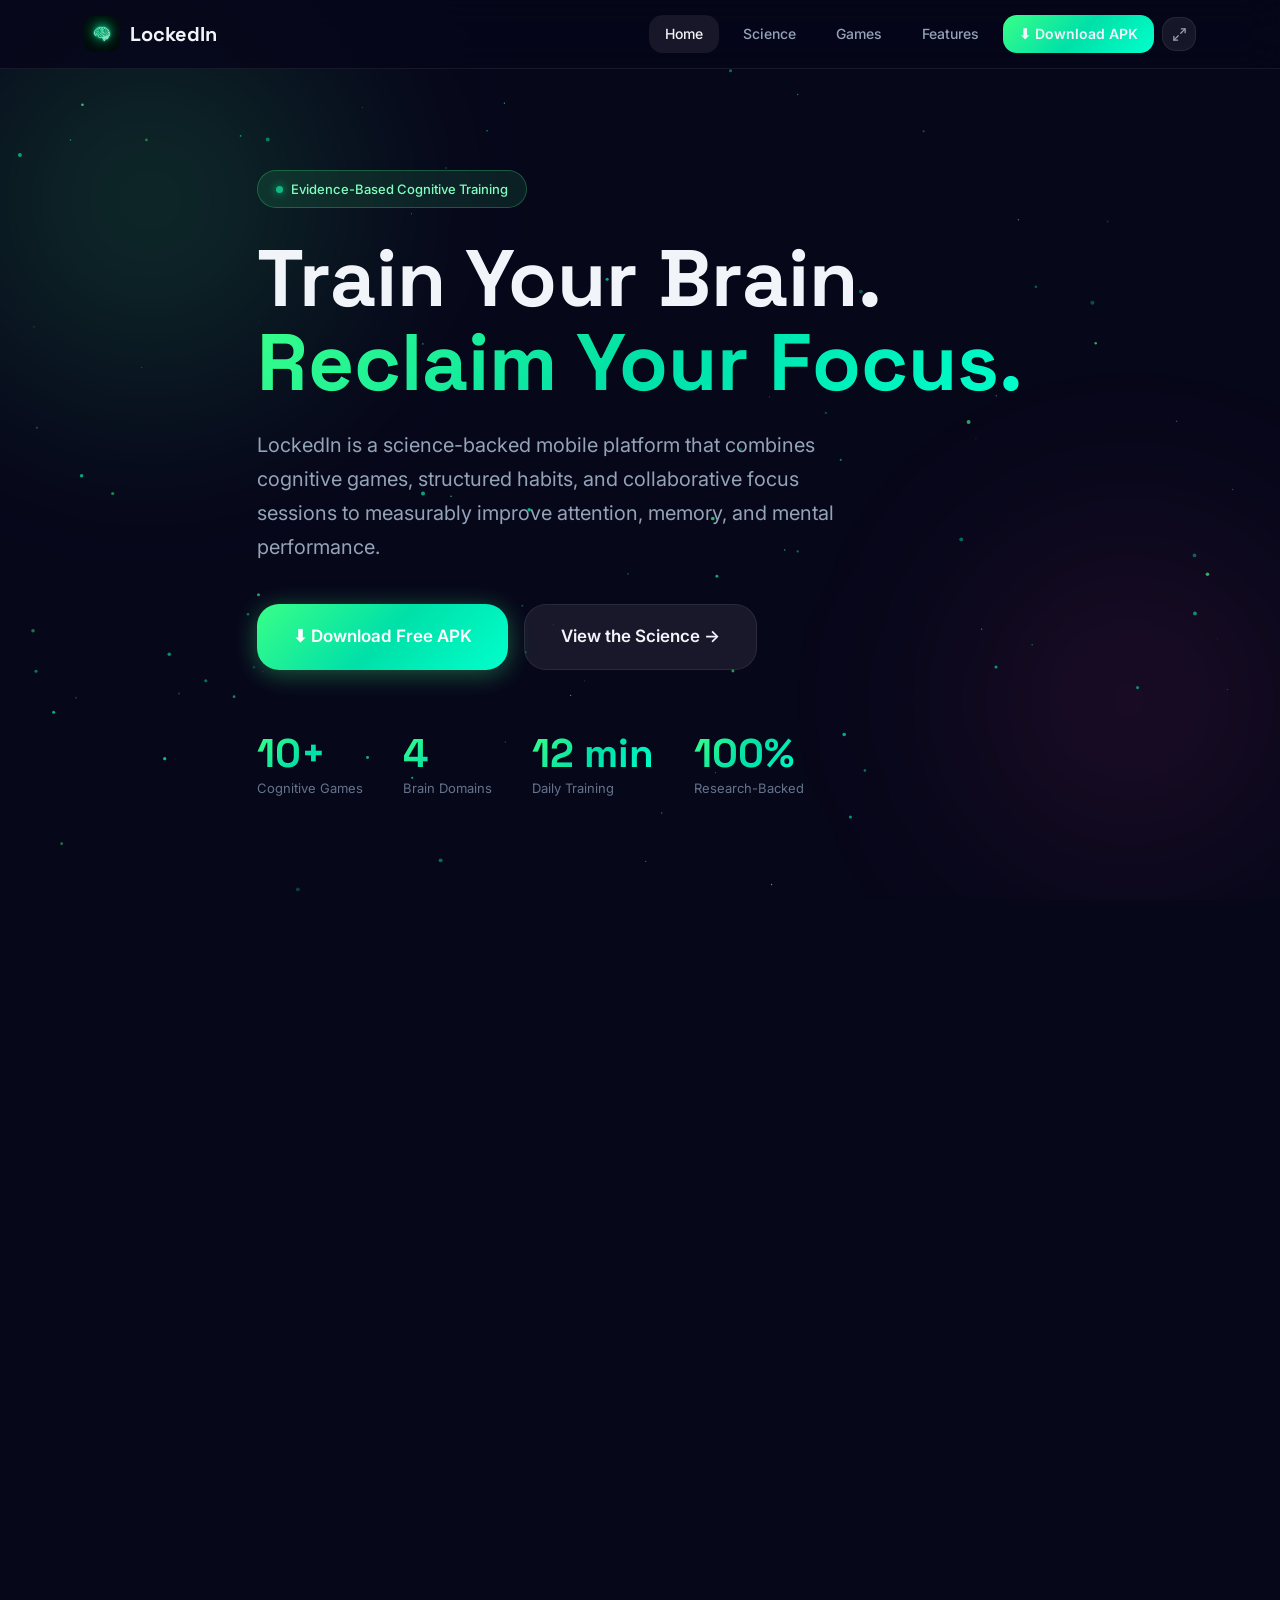
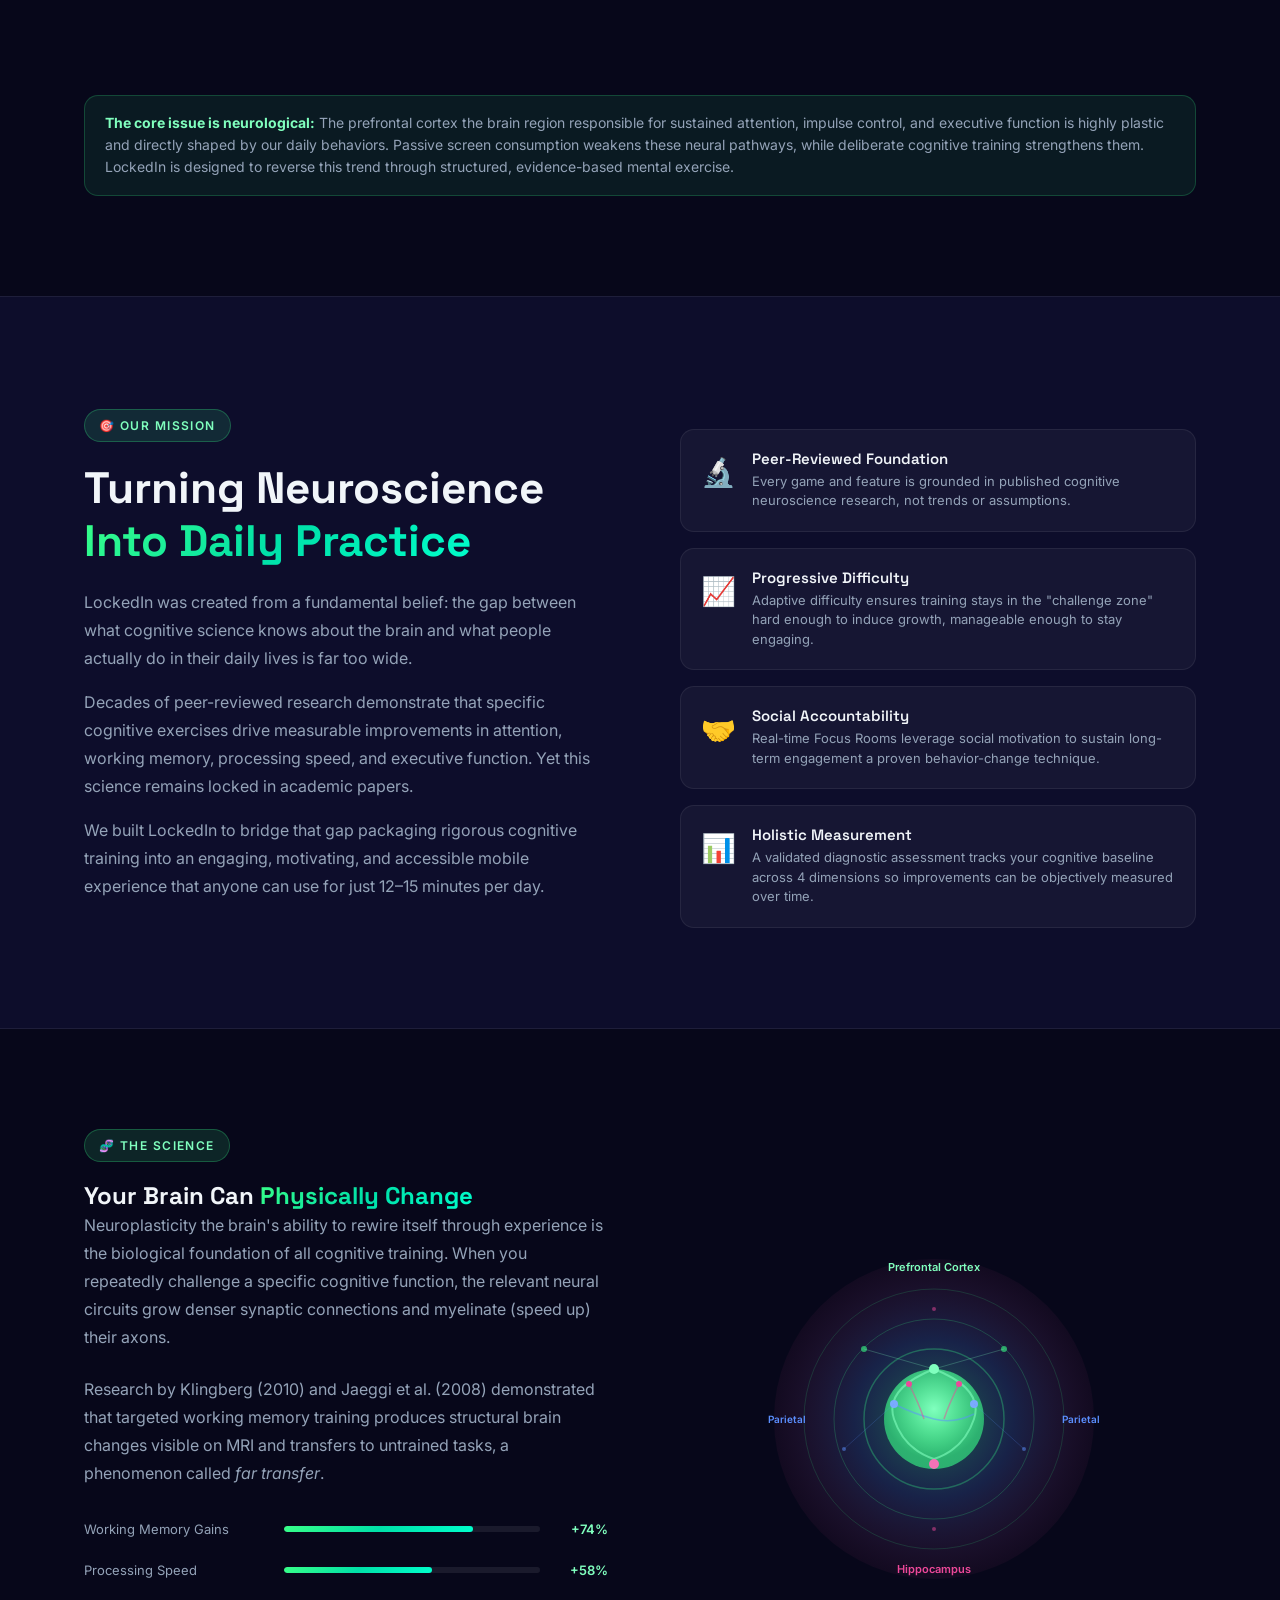
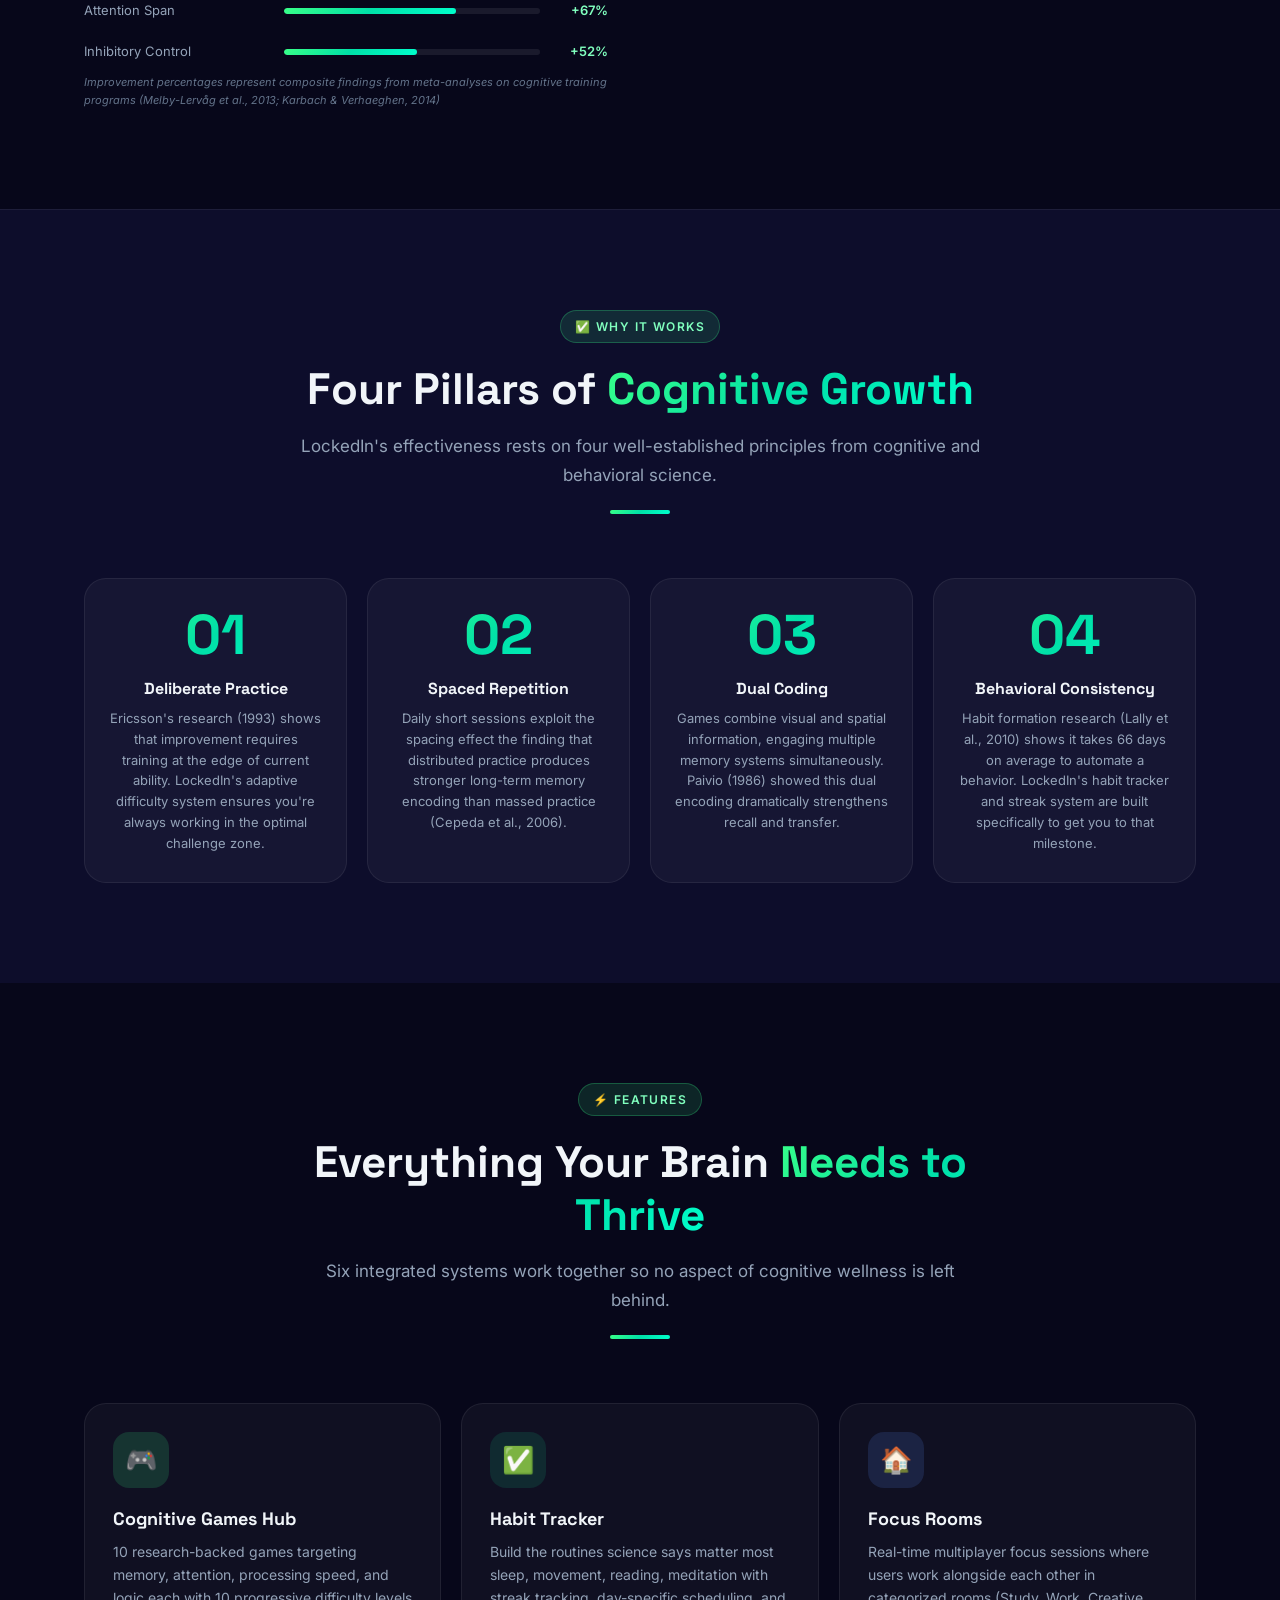
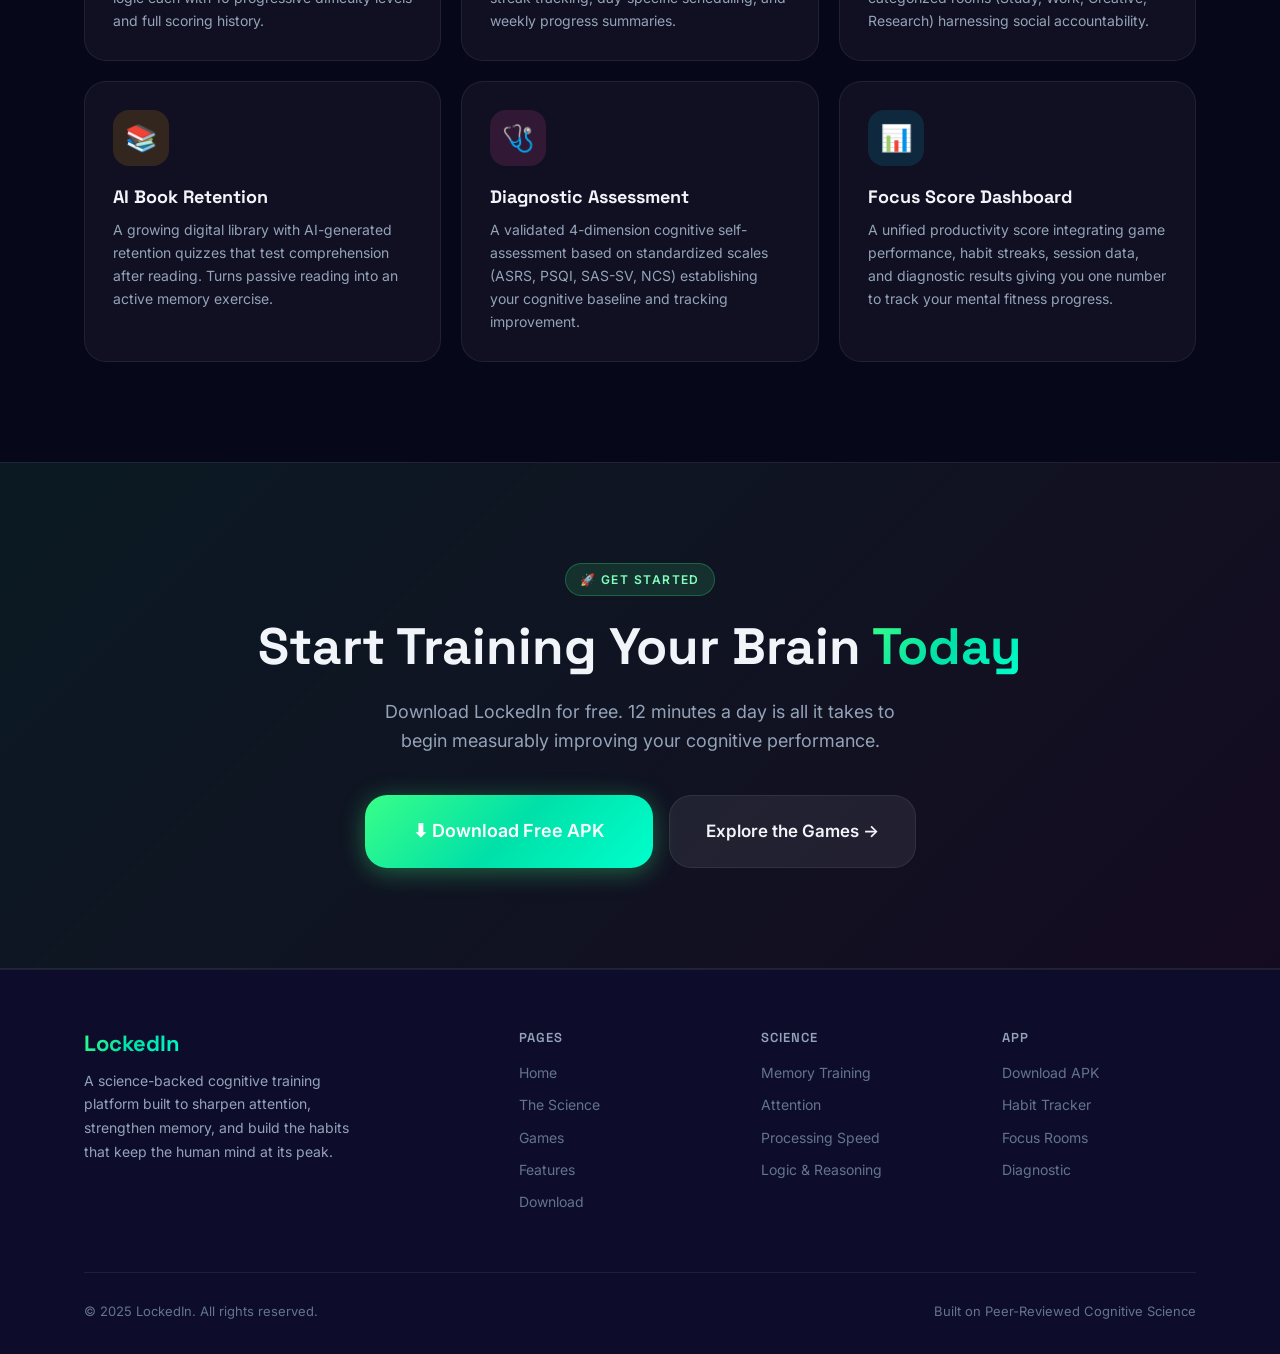
<file: index.html>
<!DOCTYPE html>
<html lang="en">
<head>
  <meta charset="UTF-8" />
  <meta name="viewport" content="width=device-width, initial-scale=1.0" />
  <title>LockedIn  Sharpen Your Mind</title>
  <link rel="icon" href="appLogo.png" type="image/png" />
  <link rel="stylesheet" href="style.css" />
  <style>
    /*  Hero  */
    .hero {
      position: relative;
      min-height: 100vh;
      display: flex; align-items: center;
      padding-top: 68px;
      overflow: hidden;
    }
    .hero-glow-1 {
      width: 600px; height: 600px;
      background: radial-gradient(circle, rgba(57,255,136,0.18) 0%, transparent 70%);
      top: -100px; left: -150px;
    }
    .hero-glow-2 {
      width: 500px; height: 500px;
      background: radial-gradient(circle, rgba(236,72,153,0.12) 0%, transparent 70%);
      bottom: -50px; right: -100px;
    }
    .hero-content {
      position: relative; z-index: 1;
      max-width: 800px;
    }
    .hero-eyebrow {
      display: inline-flex; align-items: center; gap: 8px;
      background: rgba(57,255,136,0.1);
      border: 1px solid rgba(57,255,136,0.25);
      border-radius: 99px; padding: 8px 18px;
      font-size: 13px; font-weight: 500; color: var(--purple-light);
      margin-bottom: 28px;
    }
    .hero-eyebrow span.dot {
      width: 7px; height: 7px; border-radius: 50%;
      background: var(--emerald);
      box-shadow: 0 0 8px var(--emerald);
      animation: pulse 2s infinite;
    }
    @keyframes pulse { 0%,100%{opacity:1;transform:scale(1)} 50%{opacity:0.6;transform:scale(1.4)} }
    .hero h1 {
      font-size: clamp(42px, 7vw, 80px);
      font-weight: 800; line-height: 1.05;
      margin-bottom: 24px;
    }
    .hero p.lead {
      font-size: clamp(17px, 2vw, 20px);
      color: var(--text-2); line-height: 1.7;
      max-width: 620px; margin-bottom: 40px;
    }
    .hero-actions { display: flex; gap: 16px; flex-wrap: wrap; }
    .hero-stats {
      display: flex; gap: 40px; margin-top: 64px; flex-wrap: wrap;
    }
    .hero-stat-item { }
    .hero-stat-item .stat-number { font-size: 40px; }
    .hero-stat-item p { font-size: 13px; color: var(--text-3); margin-top: 4px; }

    .hero-visual {
      position: absolute; right: 0; top: 50%; transform: translateY(-50%);
      width: 420px; pointer-events: none;
    }

    /*  Problem section  */
    .problem-grid {
      display: grid; grid-template-columns: repeat(3, 1fr); gap: 20px;
    }
    .problem-card {
      background: var(--card);
      border: 1px solid var(--border);
      border-radius: var(--r-lg);
      padding: 32px 28px;
      transition: var(--transition);
    }
    .problem-card:hover { border-color: rgba(236,72,153,0.3); transform: translateY(-3px); }
    .problem-card .big { font-size: 48px; font-weight: 800; color: var(--pink); font-family: 'Space Grotesk', sans-serif; line-height: 1; }
    .problem-card h3 { font-size: 18px; margin: 12px 0 8px; }
    .problem-card p { font-size: 14px; color: var(--text-2); line-height: 1.6; }
    .problem-card .source { font-size: 11px; color: var(--text-3); margin-top: 12px; font-style: italic; }

    /*  Mission split  */
    .mission-split {
      display: grid; grid-template-columns: 1fr 1fr; gap: 80px; align-items: center;
    }
    .mission-text h2 { font-size: clamp(28px, 3.5vw, 44px); margin-bottom: 20px; }
    .mission-text p { font-size: 16px; color: var(--text-2); line-height: 1.75; margin-bottom: 16px; }
    .mission-pillars { display: flex; flex-direction: column; gap: 16px; margin-top: 32px; }
    .pillar {
      display: flex; gap: 16px; align-items: flex-start;
      background: var(--card); border: 1px solid var(--border);
      border-radius: var(--r); padding: 20px;
      transition: var(--transition);
    }
    .pillar:hover { border-color: var(--border-glow); }
    .pillar-icon { font-size: 28px; flex-shrink: 0; }
    .pillar h4 { font-size: 15px; font-weight: 600; margin-bottom: 4px; }
    .pillar p { font-size: 13px; color: var(--text-2); line-height: 1.5; }

    /*  Neuroplasticity  */
    .neuro-section {
      background: var(--bg-2);
      border-top: 1px solid var(--border);
      border-bottom: 1px solid var(--border);
    }
    .neuro-grid {
      display: grid; grid-template-columns: 1fr 1fr; gap: 64px; align-items: center;
    }
    .neuro-visual { position: relative; }
    .brain-svg {
      width: 100%; max-width: 400px; display: block; margin: 0 auto;
    }
    .neuro-stats { display: flex; flex-direction: column; gap: 20px; }
    .neuro-stat-row {
      display: flex; gap: 20px; align-items: center;
    }
    .neuro-stat-label { font-size: 13px; color: var(--text-2); min-width: 180px; }
    .neuro-stat-bar { flex: 1; }
    .neuro-num { font-size: 13px; font-weight: 600; color: var(--purple-light); min-width: 48px; text-align: right; }

    /*  Features  */
    .features-grid {
      display: grid; grid-template-columns: repeat(3, 1fr); gap: 20px;
    }
    .feature-card {
      background: var(--card);
      border: 1px solid var(--border);
      border-radius: var(--r-lg);
      padding: 28px;
      transition: var(--transition);
      cursor: default;
    }
    .feature-card:hover { border-color: var(--border-glow); transform: translateY(-3px); box-shadow: var(--shadow-glow); }
    .feature-card .icon-circle { margin-bottom: 20px; }
    .feature-card h3 { font-size: 18px; margin-bottom: 10px; }
    .feature-card p { font-size: 14px; color: var(--text-2); line-height: 1.65; }

    /*  Why works  */
    .why-grid { display: grid; grid-template-columns: repeat(4, 1fr); gap: 20px; }
    .why-card {
      background: var(--card); border: 1px solid var(--border);
      border-radius: var(--r-lg); padding: 28px 24px;
      text-align: center;
      transition: var(--transition);
    }
    .why-card:hover { border-color: var(--border-glow); transform: translateY(-3px); }
    .why-card .num {
      font-size: 56px; font-weight: 900; font-family: 'Space Grotesk', sans-serif;
      background: var(--grad); -webkit-background-clip: text;
      -webkit-text-fill-color: transparent; background-clip: text;
      line-height: 1; margin-bottom: 16px;
    }
    .why-card h3 { font-size: 16px; margin-bottom: 10px; }
    .why-card p { font-size: 13px; color: var(--text-2); line-height: 1.6; }

    /*  CTA section  */
    .cta-section {
      text-align: center;
      background: linear-gradient(135deg, rgba(57,255,136,0.08) 0%, rgba(236,72,153,0.06) 100%);
      border-top: 1px solid var(--border);
      border-bottom: 1px solid var(--border);
    }
    .cta-section h2 { font-size: clamp(28px, 4vw, 52px); margin-bottom: 20px; }
    .cta-section p { font-size: 18px; color: var(--text-2); max-width: 560px; margin: 0 auto 40px; }

    /*  Responsive  */
    @media (max-width: 1024px) {
      .hero-visual { display: none; }
      .mission-split, .neuro-grid { grid-template-columns: 1fr; gap: 48px; }
      .why-grid { grid-template-columns: repeat(2, 1fr); }
    }
    @media (max-width: 768px) {
      .problem-grid, .features-grid { grid-template-columns: 1fr; }
      .why-grid { grid-template-columns: 1fr 1fr; }
    }
    @media (max-width: 480px) {
      .why-grid { grid-template-columns: 1fr; }
      .hero-stats { gap: 24px; }
    }
  </style>
</head>
<body>

<!--  Navigation  -->
<nav>
  <div class="nav-inner">
    <a href="index.html" class="nav-logo">
      <div class="logo-icon"><img src="appLogo.png" alt="FocusPro" /></div>
      LockedIn
    </a>
    <div class="nav-links">
      <a href="index.html"    class="nav-link">Home</a>
      <a href="research.html" class="nav-link">Science</a>
      <a href="games.html"    class="nav-link">Games</a>
      <a href="features.html" class="nav-link">Features</a>
      <a href="download.html" class="nav-link nav-cta">⬇ Download APK</a>
    </div>
    <button class="fullscreen-btn" id="fullscreenBtn" title="Toggle fullscreen">
      <svg class="fs-icon fs-expand" xmlns="http://www.w3.org/2000/svg" viewBox="0 0 24 24" fill="none" stroke="currentColor" stroke-width="2" stroke-linecap="round" stroke-linejoin="round"><polyline points="15 3 21 3 21 9"/><polyline points="9 21 3 21 3 15"/><line x1="21" y1="3" x2="14" y2="10"/><line x1="3" y1="21" x2="10" y2="14"/></svg>
      <svg class="fs-icon fs-compress" xmlns="http://www.w3.org/2000/svg" viewBox="0 0 24 24" fill="none" stroke="currentColor" stroke-width="2" stroke-linecap="round" stroke-linejoin="round"><polyline points="4 14 10 14 10 20"/><polyline points="20 10 14 10 14 4"/><line x1="10" y1="14" x2="3" y2="21"/><line x1="21" y1="3" x2="14" y2="10"/></svg>
    </button>
    <button class="nav-toggle" id="navToggle">☰</button>
  </div>
  <div class="nav-mobile" id="mobileNav">
    <a href="index.html"    class="nav-link">Home</a>
    <a href="research.html" class="nav-link">Science</a>
    <a href="games.html"    class="nav-link">Games</a>
    <a href="features.html" class="nav-link">Features</a>
    <a href="download.html" class="nav-link nav-cta">⬇ Download APK</a>
  </div>
</nav>

<!--  Hero  -->
<section class="hero">
  <canvas id="heroCanvas"></canvas>
  <div class="bg-glow hero-glow-1"></div>
  <div class="bg-glow hero-glow-2"></div>
  <div class="container">
    <div class="hero-content">
      <div class="hero-eyebrow">
        <span class="dot"></span>
        Evidence-Based Cognitive Training
      </div>
      <h1>
        Train Your Brain.<br>
        <span class="gradient-text">Reclaim Your Focus.</span>
      </h1>
      <p class="lead">
        LockedIn is a science-backed mobile platform that combines
        cognitive games, structured habits, and collaborative focus sessions
        to measurably improve attention, memory, and mental performance.
      </p>
      <div class="hero-actions">
        <a href="download.html" class="btn btn-primary btn-lg">⬇ Download Free APK</a>
        <a href="research.html" class="btn btn-ghost btn-lg">View the Science →</a>
      </div>
      <div class="hero-stats">
        <div class="hero-stat-item">
          <div class="stat-number" data-count="10" data-suffix="+">0+</div>
          <p>Cognitive Games</p>
        </div>
        <div class="hero-stat-item">
          <div class="stat-number" data-count="4">0</div>
          <p>Brain Domains</p>
        </div>
        <div class="hero-stat-item">
          <div class="stat-number" data-count="12" data-suffix=" min">0 min</div>
          <p>Daily Training</p>
        </div>
        <div class="hero-stat-item">
          <div class="stat-number" data-count="100" data-suffix="%" data-prefix="">0%</div>
          <p>Research-Backed</p>
        </div>
      </div>
    </div>
  </div>
</section>

<!--  The Problem  -->
<section class="section" id="problem">
  <div class="container">
    <div class="section-header reveal">
      <span class="section-label">⚠ The Problem</span>
      <h2>We Are Living in an <span class="gradient-text">Attention Crisis</span></h2>
      <p>
        Modern life bombards the human brain with an unprecedented stream of
        notifications, social feeds, and fragmented digital stimuli 
        systematically eroding our capacity to focus deeply.
      </p>
      <div class="divider"></div>
    </div>
    <div class="problem-grid">
      <div class="problem-card reveal reveal-delay-1">
        <div class="big">47s</div>
        <h3>Average Human Attention Span</h3>
        <p>Down from 2.5 minutes in 2000 now 47 seconds. Constant smartphone use has measurably shortened our ability to sustain attention on a single task.</p>
        <div class="source">Source: Microsoft Canada Consumer Insights Report, 2015</div>
      </div>
      <div class="problem-card reveal reveal-delay-2">
        <div class="big">4B+</div>
        <h3>Smartphone Addiction Sufferers</h3>
        <p>Over half the global population shows signs of problematic smartphone use, including phantom vibrations, compulsive checking, and inability to disconnect during social interactions.</p>
        <div class="source">Source: DataReportal Global Digital Report, 2024</div>
      </div>
      <div class="problem-card reveal reveal-delay-3">
        <div class="big">366M</div>
        <h3>People with ADHD Worldwide</h3>
        <p>ADHD is the most common neurodevelopmental disorder  and many more people without a diagnosis experience attention-regulation difficulties that go untreated and unsupported.</p>
        <div class="source">Source: ADHD Institute Global Prevalence, 2023</div>
      </div>
    </div>

    <div class="highlight-box mt-48 reveal">
      <strong>The core issue is neurological:</strong> The prefrontal cortex  the brain region responsible for sustained attention, impulse control, and executive function  is
      highly plastic and directly shaped by our daily behaviors. Passive screen consumption weakens these neural pathways, while deliberate cognitive training strengthens them.
      LockedIn is designed to reverse this trend through structured, evidence-based mental exercise.
    </div>
  </div>
</section>

<!--  Mission split  -->
<section class="section neuro-section" id="mission">
  <div class="container">
    <div class="mission-split">
      <div class="mission-text reveal">
        <span class="section-label">🎯 Our Mission</span>
        <h2>Turning Neuroscience<br><span class="gradient-text">Into Daily Practice</span></h2>
        <p>
          LockedIn was created from a fundamental belief: the gap between what
          cognitive science knows about the brain and what people actually do
          in their daily lives is far too wide.
        </p>
        <p>
          Decades of peer-reviewed research demonstrate that specific cognitive
          exercises drive measurable improvements in attention, working memory,
          processing speed, and executive function. Yet this science remains
          locked in academic papers.
        </p>
        <p>
          We built LockedIn to bridge that gap  packaging rigorous cognitive
          training into an engaging, motivating, and accessible mobile experience
          that anyone can use for just 12–15 minutes per day.
        </p>
      </div>
      <div class="mission-pillars reveal reveal-delay-2">
        <div class="pillar">
          <div class="pillar-icon">🔬</div>
          <div>
            <h4>Peer-Reviewed Foundation</h4>
            <p>Every game and feature is grounded in published cognitive neuroscience research, not trends or assumptions.</p>
          </div>
        </div>
        <div class="pillar">
          <div class="pillar-icon">📈</div>
          <div>
            <h4>Progressive Difficulty</h4>
            <p>Adaptive difficulty ensures training stays in the "challenge zone"  hard enough to induce growth, manageable enough to stay engaging.</p>
          </div>
        </div>
        <div class="pillar">
          <div class="pillar-icon">🤝</div>
          <div>
            <h4>Social Accountability</h4>
            <p>Real-time Focus Rooms leverage social motivation to sustain long-term engagement  a proven behavior-change technique.</p>
          </div>
        </div>
        <div class="pillar">
          <div class="pillar-icon">📊</div>
          <div>
            <h4>Holistic Measurement</h4>
            <p>A validated diagnostic assessment tracks your cognitive baseline across 4 dimensions so improvements can be objectively measured over time.</p>
          </div>
        </div>
      </div>
    </div>
  </div>
</section>

<!--  Neuroplasticity  -->
<section class="section" id="science">
  <div class="container">
    <div class="neuro-grid">
      <div class="reveal">
        <span class="section-label">🧬 The Science</span>
        <h2>Your Brain Can <span class="gradient-text">Physically Change</span></h2>
        <p style="color:var(--text-2);line-height:1.75;margin-bottom:24px;">
          Neuroplasticity  the brain's ability to rewire itself through experience  is the biological
          foundation of all cognitive training. When you repeatedly challenge a specific cognitive
          function, the relevant neural circuits grow denser synaptic connections and myelinate
          (speed up) their axons.
        </p>
        <p style="color:var(--text-2);line-height:1.75;margin-bottom:32px;">
          Research by Klingberg (2010) and Jaeggi et al. (2008) demonstrated that targeted working
          memory training produces structural brain changes visible on MRI  and transfers to
          untrained tasks, a phenomenon called <em>far transfer</em>.
        </p>

        <div class="neuro-stats">
          <div class="neuro-stat-row">
            <span class="neuro-stat-label">Working Memory Gains</span>
            <div class="neuro-stat-bar">
              <div class="progress-bar"><div class="progress-fill" data-width="74%" style="width:0%"></div></div>
            </div>
            <span class="neuro-num">+74%</span>
          </div>
          <div class="neuro-stat-row">
            <span class="neuro-stat-label">Processing Speed</span>
            <div class="neuro-stat-bar">
              <div class="progress-bar"><div class="progress-fill" data-width="58%" style="width:0%"></div></div>
            </div>
            <span class="neuro-num">+58%</span>
          </div>
          <div class="neuro-stat-row">
            <span class="neuro-stat-label">Attention Span</span>
            <div class="neuro-stat-bar">
              <div class="progress-bar"><div class="progress-fill" data-width="67%" style="width:0%"></div></div>
            </div>
            <span class="neuro-num">+67%</span>
          </div>
          <div class="neuro-stat-row">
            <span class="neuro-stat-label">Inhibitory Control</span>
            <div class="neuro-stat-bar">
              <div class="progress-bar"><div class="progress-fill" data-width="52%" style="width:0%"></div></div>
            </div>
            <span class="neuro-num">+52%</span>
          </div>
        </div>
        <p style="font-size:11px;color:var(--text-3);margin-top:12px;font-style:italic;">Improvement percentages represent composite findings from meta-analyses on cognitive training programs (Melby-Lervåg et al., 2013; Karbach & Verhaeghen, 2014)</p>
      </div>

      <!-- Brain SVG visualization -->
      <div class="reveal reveal-delay-2" style="display:flex;align-items:center;justify-content:center;">
        <div style="position:relative;width:340px;height:340px;">
          <!-- Glowing orb brain representation -->
          <svg width="340" height="340" viewBox="0 0 340 340" fill="none" xmlns="http://www.w3.org/2000/svg">
            <defs>
              <radialGradient id="brainGrad" cx="50%" cy="50%" r="50%">
                <stop offset="0%" stop-color="#39FF88" stop-opacity="0.4"/>
                <stop offset="50%" stop-color="#5B8FFF" stop-opacity="0.2"/>
                <stop offset="100%" stop-color="#EC4899" stop-opacity="0.05"/>
              </radialGradient>
              <radialGradient id="coreGrad" cx="50%" cy="40%" r="50%">
                <stop offset="0%" stop-color="#80FFBE"/>
                <stop offset="100%" stop-color="#39FF88" stop-opacity="0.6"/>
              </radialGradient>
            </defs>
            <!-- Outer glow rings -->
            <circle cx="170" cy="170" r="160" fill="url(#brainGrad)" />
            <circle cx="170" cy="170" r="130" stroke="rgba(57,255,136,0.15)" stroke-width="1" fill="none"/>
            <circle cx="170" cy="170" r="100" stroke="rgba(57,255,136,0.2)" stroke-width="1" fill="none"/>
            <circle cx="170" cy="170" r="70"  stroke="rgba(57,255,136,0.3)" stroke-width="1.5" fill="none"/>
            <!-- Core -->
            <circle cx="170" cy="170" r="50" fill="url(#coreGrad)" />
            <!-- Neural paths -->
            <path d="M170 120 Q220 140 210 170 Q200 200 170 210" stroke="rgba(128,255,190,0.6)" stroke-width="2" fill="none"/>
            <path d="M170 120 Q120 140 130 170 Q140 200 170 210" stroke="rgba(128,255,190,0.6)" stroke-width="2" fill="none"/>
            <path d="M130 155 Q150 165 170 170 Q190 175 210 165" stroke="rgba(91,143,255,0.5)" stroke-width="1.5" fill="none"/>
            <path d="M145 135 Q155 155 160 170" stroke="rgba(236,72,153,0.5)" stroke-width="1.5" fill="none"/>
            <path d="M195 135 Q185 155 180 170" stroke="rgba(236,72,153,0.5)" stroke-width="1.5" fill="none"/>
            <!-- Dots -->
            <circle cx="170" cy="120" r="5" fill="#80FFBE"/>
            <circle cx="210" cy="155" r="4" fill="#7BAAFF"/>
            <circle cx="130" cy="155" r="4" fill="#7BAAFF"/>
            <circle cx="170" cy="215" r="5" fill="#F472B6"/>
            <circle cx="145" cy="135" r="3" fill="#EC4899"/>
            <circle cx="195" cy="135" r="3" fill="#EC4899"/>
            <!-- Outer dots representing nodes -->
            <circle cx="100" cy="100" r="3" fill="rgba(57,255,136,0.6)"/>
            <circle cx="240" cy="100" r="3" fill="rgba(57,255,136,0.6)"/>
            <circle cx="80"  cy="200" r="2" fill="rgba(91,143,255,0.5)"/>
            <circle cx="260" cy="200" r="2" fill="rgba(91,143,255,0.5)"/>
            <circle cx="170" cy="60"  r="2" fill="rgba(236,72,153,0.5)"/>
            <circle cx="170" cy="280" r="2" fill="rgba(236,72,153,0.5)"/>
            <!-- Connecting lines to outer dots -->
            <line x1="170" y1="120" x2="100" y2="100" stroke="rgba(128,255,190,0.25)" stroke-width="1"/>
            <line x1="170" y1="120" x2="240" y2="100" stroke="rgba(128,255,190,0.25)" stroke-width="1"/>
            <line x1="130" y1="155" x2="80"  y2="200" stroke="rgba(91,143,255,0.2)" stroke-width="1"/>
            <line x1="210" y1="155" x2="260" y2="200" stroke="rgba(91,143,255,0.2)" stroke-width="1"/>
          </svg>
          <!-- Labels -->
          <div style="position:absolute;top:10px;left:50%;transform:translateX(-50%);font-size:11px;color:var(--purple-light);font-weight:600;white-space:nowrap;">Prefrontal Cortex</div>
          <div style="position:absolute;bottom:10px;left:50%;transform:translateX(-50%);font-size:11px;color:var(--pink);font-weight:600;white-space:nowrap;">Hippocampus</div>
          <div style="position:absolute;top:50%;left:4px;transform:translateY(-50%);font-size:10px;color:var(--blue);font-weight:600;">Parietal</div>
          <div style="position:absolute;top:50%;right:4px;transform:translateY(-50%);font-size:10px;color:var(--blue);font-weight:600;">Parietal</div>
        </div>
      </div>
    </div>
  </div>
</section>

<!--  Why It Works  -->
<section class="section" style="background:var(--bg-2);border-top:1px solid var(--border);">
  <div class="container">
    <div class="section-header reveal">
      <span class="section-label">✅ Why It Works</span>
      <h2>Four Pillars of <span class="gradient-text">Cognitive Growth</span></h2>
      <p>LockedIn's effectiveness rests on four well-established principles from cognitive and behavioral science.</p>
      <div class="divider"></div>
    </div>
    <div class="why-grid">
      <div class="why-card reveal reveal-delay-1">
        <div class="num">01</div>
        <h3>Deliberate Practice</h3>
        <p>Ericsson's research (1993) shows that improvement requires training at the edge of current ability. LockedIn's adaptive difficulty system ensures you're always working in the optimal challenge zone.</p>
      </div>
      <div class="why-card reveal reveal-delay-2">
        <div class="num">02</div>
        <h3>Spaced Repetition</h3>
        <p>Daily short sessions exploit the spacing effect  the finding that distributed practice produces stronger long-term memory encoding than massed practice (Cepeda et al., 2006).</p>
      </div>
      <div class="why-card reveal reveal-delay-3">
        <div class="num">03</div>
        <h3>Dual Coding</h3>
        <p>Games combine visual and spatial information, engaging multiple memory systems simultaneously. Paivio (1986) showed this dual encoding dramatically strengthens recall and transfer.</p>
      </div>
      <div class="why-card reveal reveal-delay-4">
        <div class="num">04</div>
        <h3>Behavioral Consistency</h3>
        <p>Habit formation research (Lally et al., 2010) shows it takes 66 days on average to automate a behavior. LockedIn's habit tracker and streak system are built specifically to get you to that milestone.</p>
      </div>
    </div>
  </div>
</section>

<!--  Features Overview  -->
<section class="section" id="features">
  <div class="container">
    <div class="section-header reveal">
      <span class="section-label">⚡ Features</span>
      <h2>Everything Your Brain <span class="gradient-text">Needs to Thrive</span></h2>
      <p>Six integrated systems work together so no aspect of cognitive wellness is left behind.</p>
      <div class="divider"></div>
    </div>
    <div class="features-grid">
      <div class="feature-card reveal reveal-delay-1">
        <div class="icon-circle" style="background:rgba(57,255,136,0.15);">🎮</div>
        <h3>Cognitive Games Hub</h3>
        <p>10 research-backed games targeting memory, attention, processing speed, and logic  each with 10 progressive difficulty levels and full scoring history.</p>
      </div>
      <div class="feature-card reveal reveal-delay-2">
        <div class="icon-circle" style="background:rgba(16,185,129,0.15);">✅</div>
        <h3>Habit Tracker</h3>
        <p>Build the routines science says matter most  sleep, movement, reading, meditation  with streak tracking, day-specific scheduling, and weekly progress summaries.</p>
      </div>
      <div class="feature-card reveal reveal-delay-3">
        <div class="icon-circle" style="background:rgba(91,143,255,0.15);">🏠</div>
        <h3>Focus Rooms</h3>
        <p>Real-time multiplayer focus sessions where users work alongside each other in categorized rooms (Study, Work, Creative, Research)  harnessing social accountability.</p>
      </div>
      <div class="feature-card reveal reveal-delay-1">
        <div class="icon-circle" style="background:rgba(245,158,11,0.15);">📚</div>
        <h3>AI Book Retention</h3>
        <p>A growing digital library with AI-generated retention quizzes that test comprehension after reading. Turns passive reading into an active memory exercise.</p>
      </div>
      <div class="feature-card reveal reveal-delay-2">
        <div class="icon-circle" style="background:rgba(236,72,153,0.15);">🩺</div>
        <h3>Diagnostic Assessment</h3>
        <p>A validated 4-dimension cognitive self-assessment based on standardized scales (ASRS, PSQI, SAS-SV, NCS) establishing your cognitive baseline and tracking improvement.</p>
      </div>
      <div class="feature-card reveal reveal-delay-3">
        <div class="icon-circle" style="background:rgba(6,182,212,0.15);">📊</div>
        <h3>Focus Score Dashboard</h3>
        <p>A unified productivity score integrating game performance, habit streaks, session data, and diagnostic results  giving you one number to track your mental fitness progress.</p>
      </div>
    </div>
  </div>
</section>

<!--  CTA  -->
<section class="section cta-section">
  <div class="container">
    <div class="reveal">
      <span class="section-label">🚀 Get Started</span>
      <h2>Start Training Your Brain <span class="gradient-text">Today</span></h2>
      <p>Download LockedIn for free. 12 minutes a day is all it takes to begin measurably improving your cognitive performance.</p>
      <div style="display:flex;gap:16px;justify-content:center;flex-wrap:wrap;">
        <a href="download.html" class="btn btn-primary btn-xl">⬇ Download Free APK</a>
        <a href="games.html"    class="btn btn-ghost btn-lg">Explore the Games →</a>
      </div>
    </div>
  </div>
</section>

<!--  Footer  -->
<footer>
  <div class="container">
    <div class="footer-grid">
      <div class="footer-brand">
        <h3><span class="gradient-text">LockedIn</span></h3>
        <p>A science-backed cognitive training platform built to sharpen attention, strengthen memory, and build the habits that keep the human mind at its peak.</p>
      </div>
      <div class="footer-col">
        <h4>Pages</h4>
        <a href="index.html">Home</a>
        <a href="research.html">The Science</a>
        <a href="games.html">Games</a>
        <a href="features.html">Features</a>
        <a href="download.html">Download</a>
      </div>
      <div class="footer-col">
        <h4>Science</h4>
        <a href="research.html#memory">Memory Training</a>
        <a href="research.html#attention">Attention</a>
        <a href="research.html#speed">Processing Speed</a>
        <a href="research.html#logic">Logic & Reasoning</a>
      </div>
      <div class="footer-col">
        <h4>App</h4>
        <a href="download.html">Download APK</a>
        <a href="features.html#habits">Habit Tracker</a>
        <a href="features.html#rooms">Focus Rooms</a>
        <a href="features.html#diagnostic">Diagnostic</a>
      </div>
    </div>
    <div class="footer-bottom">
      <span>© 2025 LockedIn. All rights reserved.</span>
      <span>Built on Peer-Reviewed Cognitive Science</span>
    </div>
  </div>
</footer>

<script src="main.js"></script>
</body>
</html>
</file>
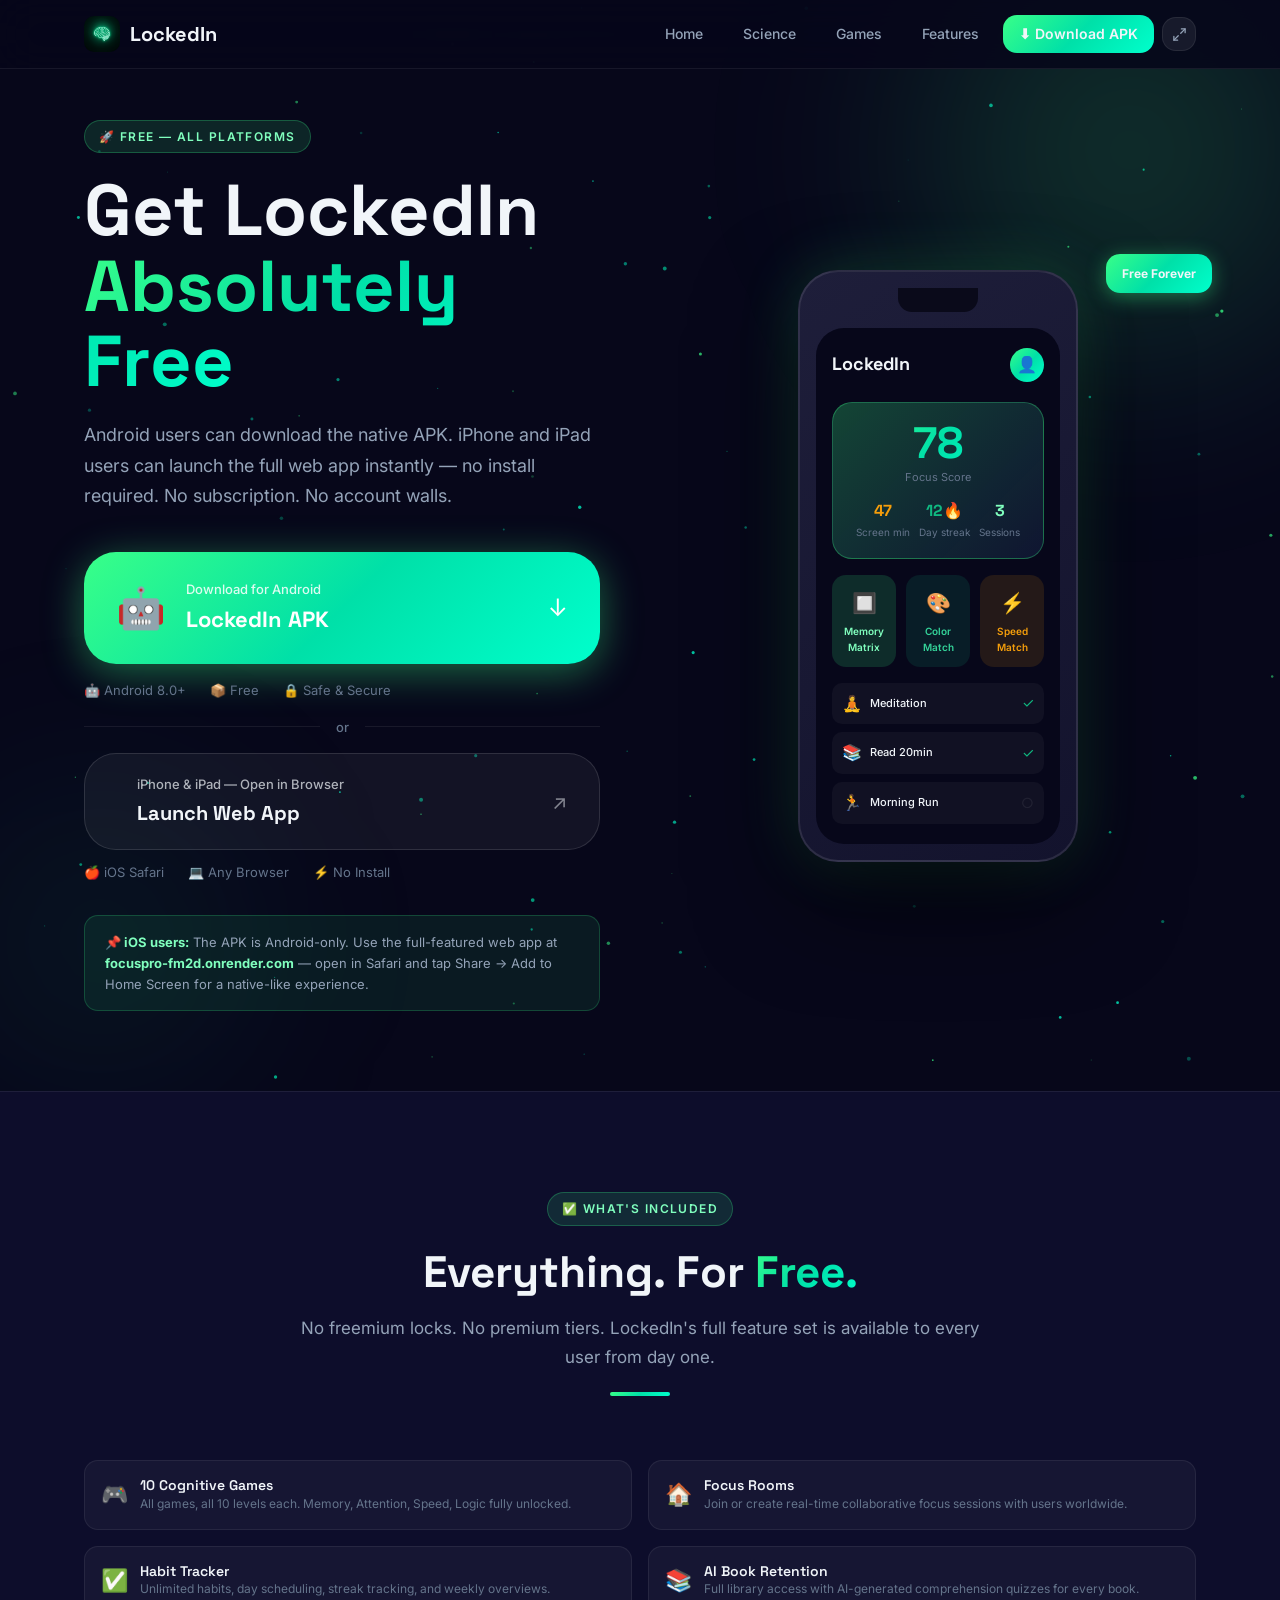
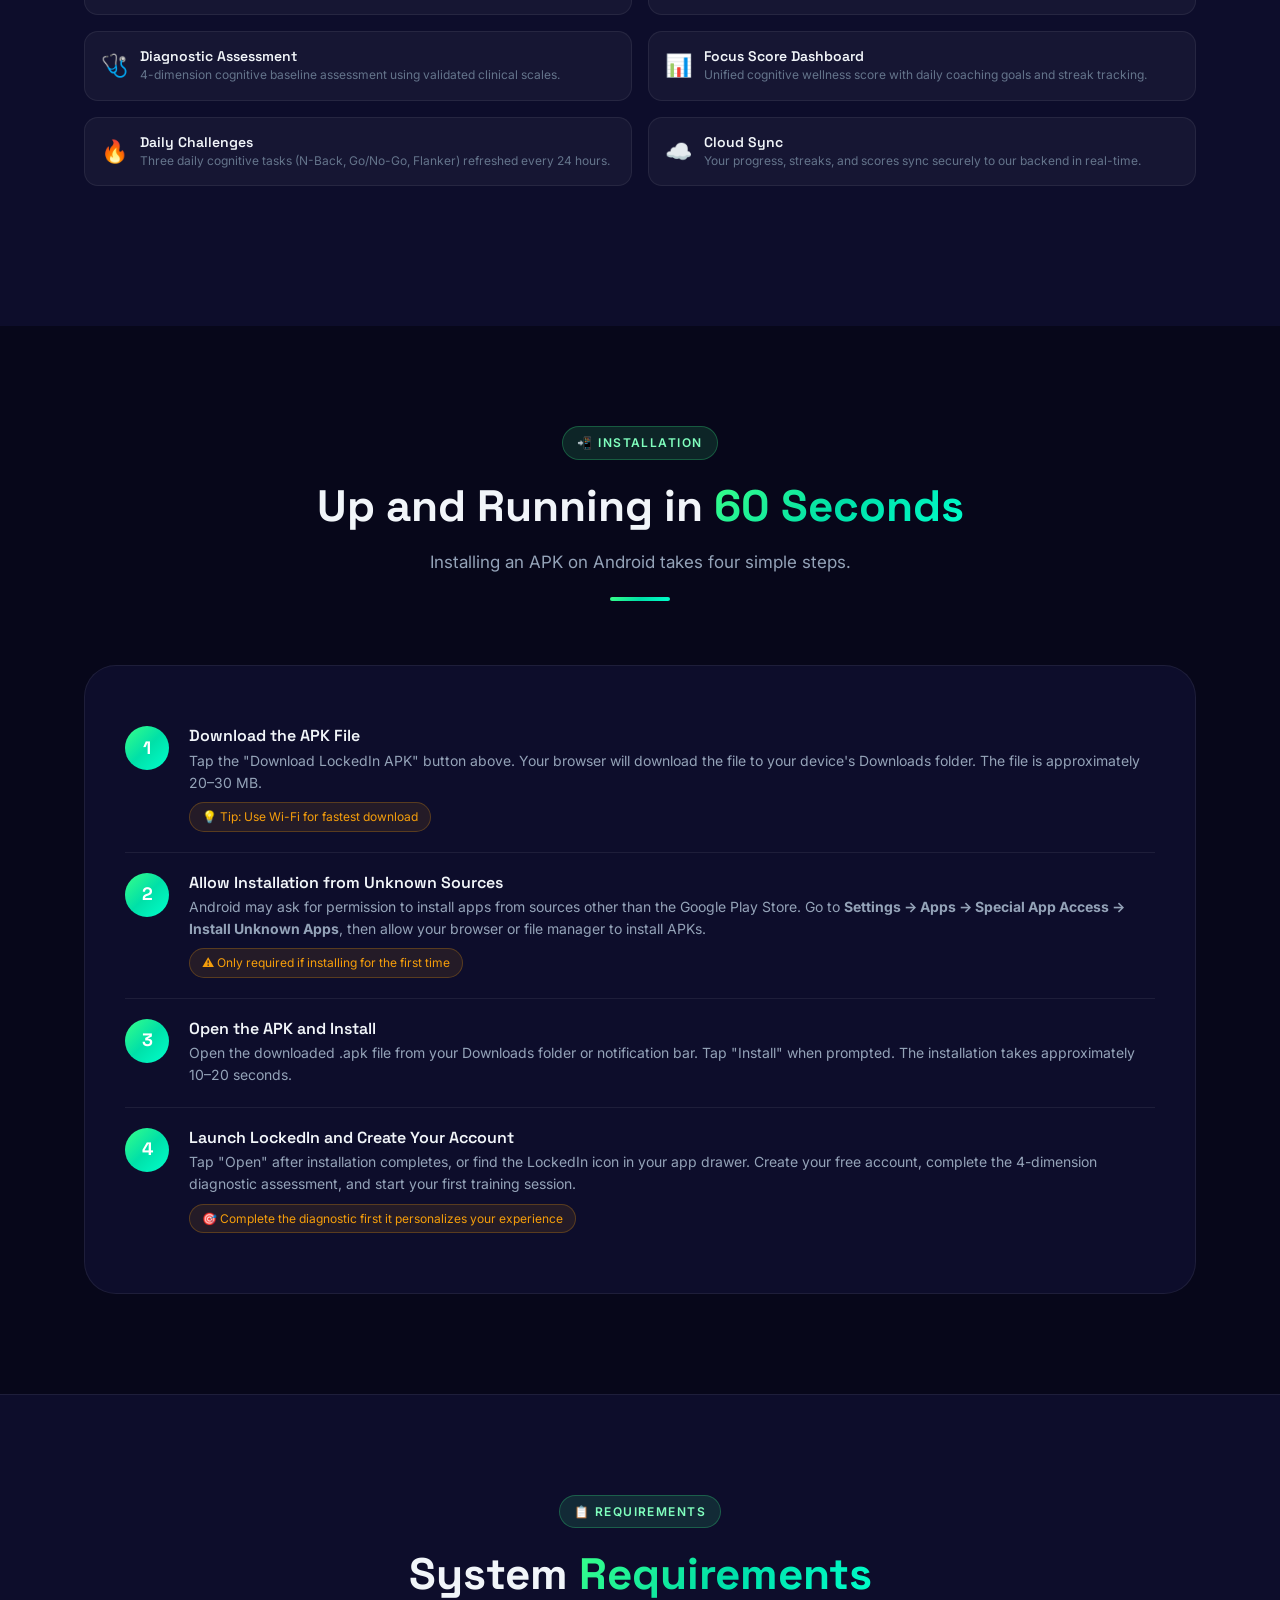
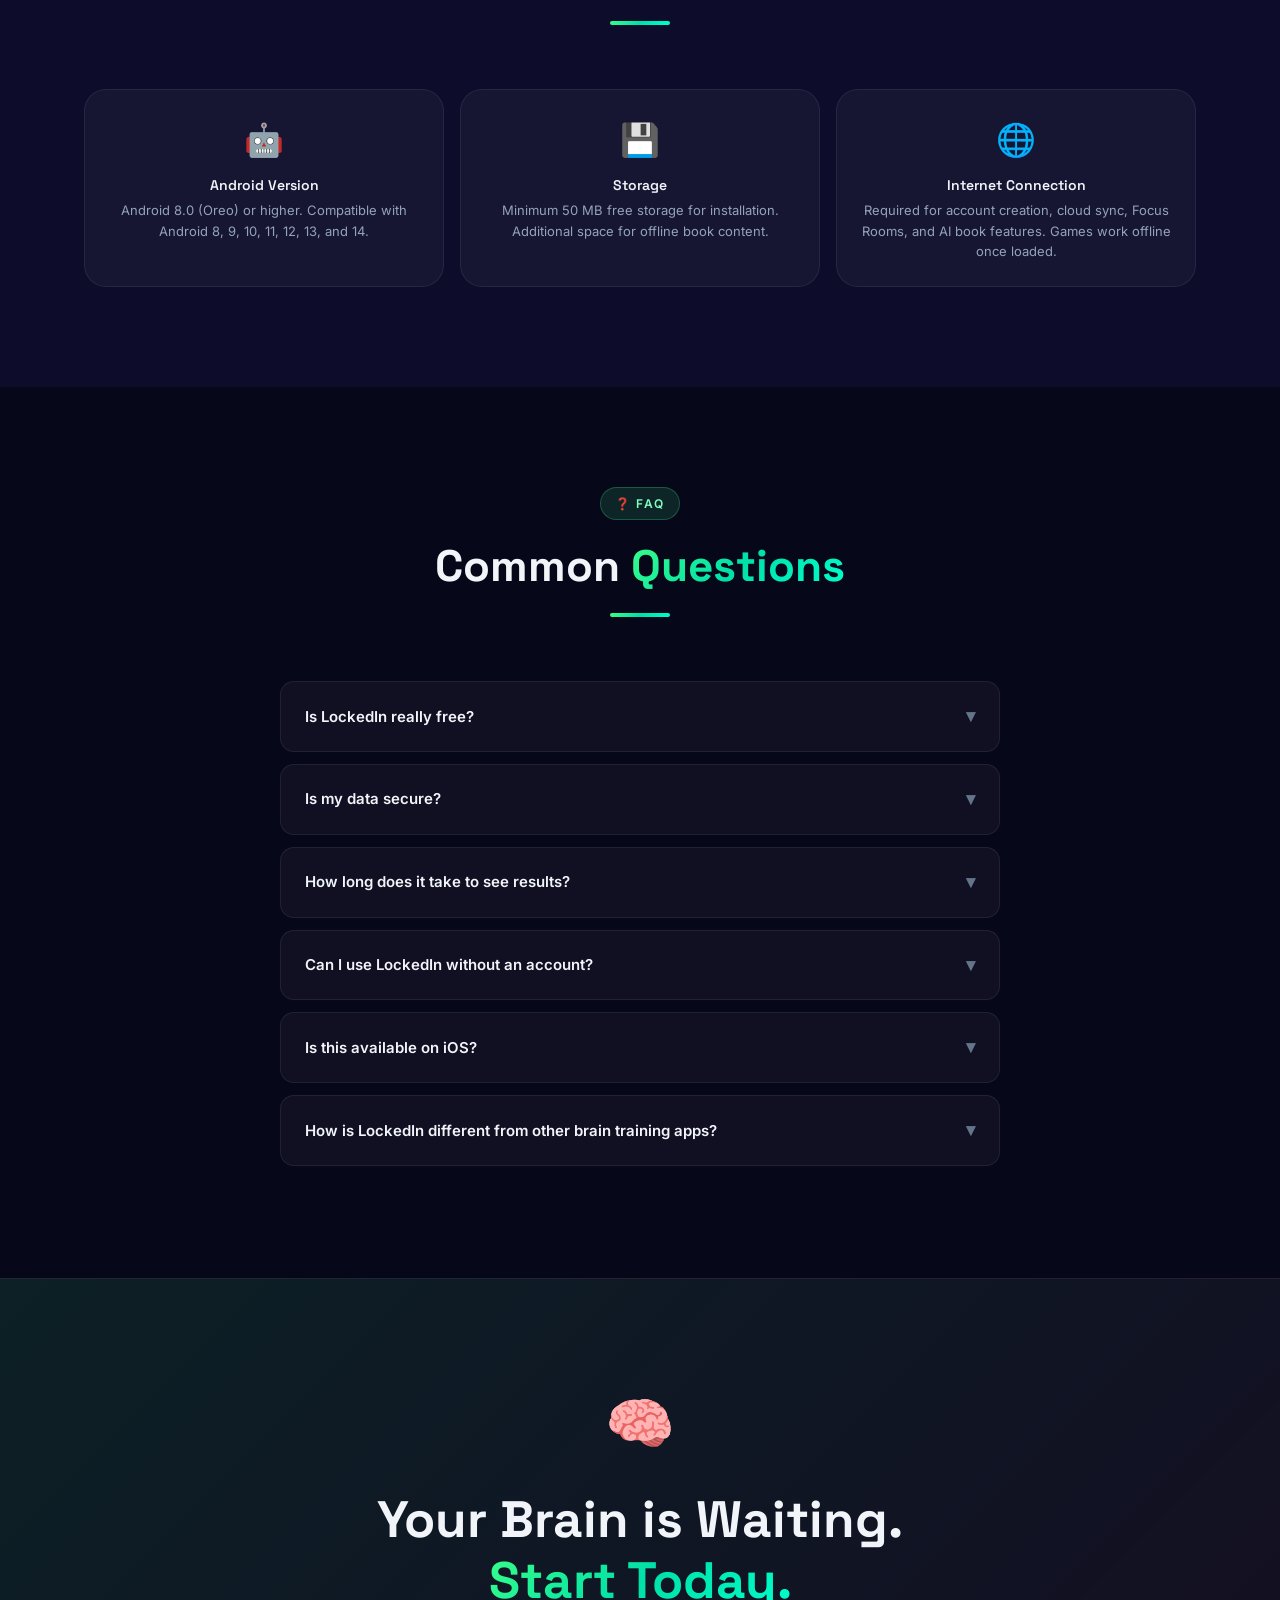
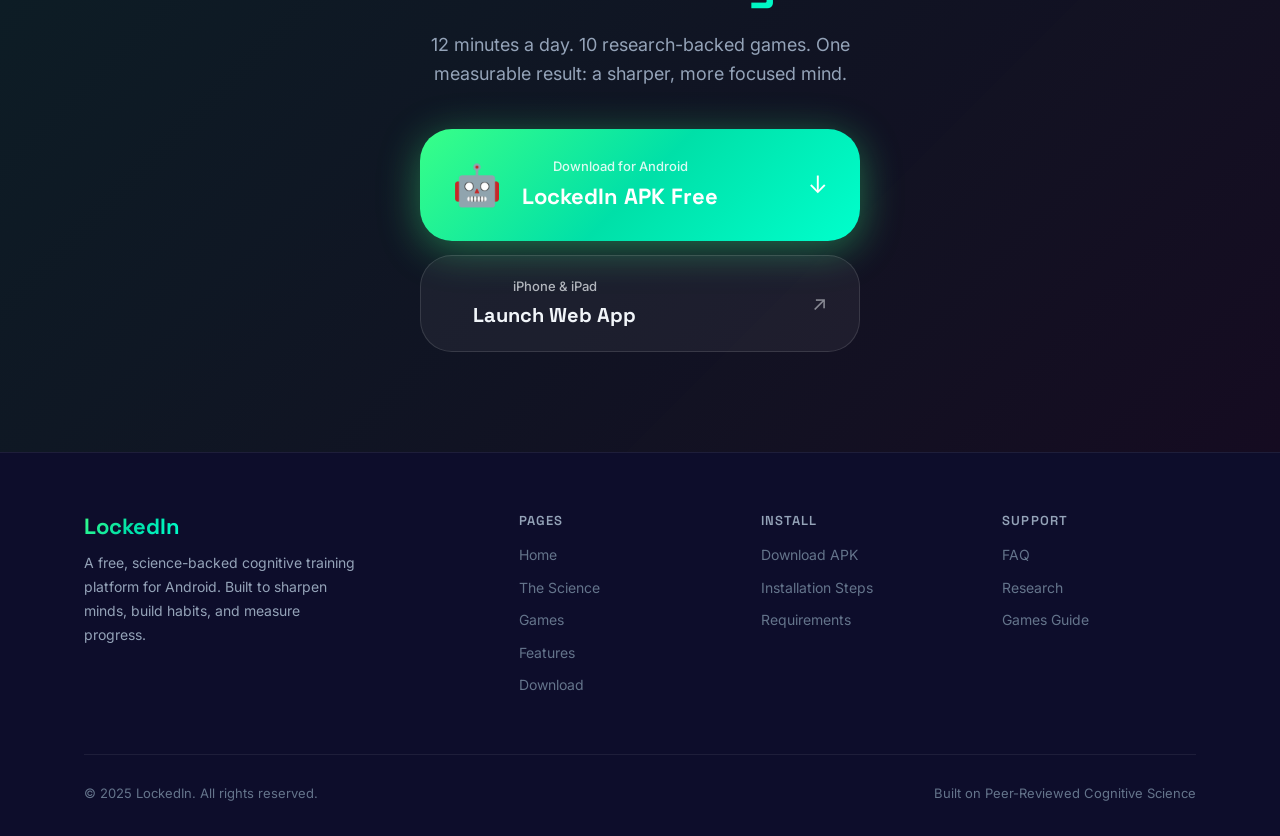
<file: download.html>
<!DOCTYPE html>
<html lang="en">
<head>
  <meta charset="UTF-8" />
  <meta name="viewport" content="width=device-width, initial-scale=1.0" />
  <title>Download LockedIn APK</title>
  <link rel="icon" href="appLogo.png" type="image/png" />
  <link rel="stylesheet" href="style.css" />
  <style>
    /*  Hero  */
    .dl-hero {
      min-height: 100vh;
      display: flex; align-items: center;
      padding: 120px 0 80px;
      position: relative; overflow: hidden;
    }
    .dl-glow-1 {
      width: 700px; height: 700px;
      background: radial-gradient(circle, rgba(57,255,136,0.2) 0%, transparent 65%);
      top: -200px; right: -200px;
    }
    .dl-glow-2 {
      width: 500px; height: 500px;
      background: radial-gradient(circle, rgba(16,185,129,0.1) 0%, transparent 65%);
      bottom: -100px; left: -150px;
    }

    .dl-grid {
      display: grid; grid-template-columns: 1fr 1fr;
      gap: 80px; align-items: center;
      position: relative; z-index: 1;
    }

    .dl-text h1 { font-size: clamp(38px, 6vw, 72px); margin-bottom: 20px; line-height: 1.05; }
    .dl-text p { font-size: 18px; color: var(--text-2); line-height: 1.7; margin-bottom: 40px; max-width: 520px; }

    /*  Big download button  */
    .dl-btn-wrap { display: flex; flex-direction: column; gap: 16px; }
    .dl-divider {
      display: flex; align-items: center; gap: 16px;
      color: var(--text-3); font-size: 13px; font-weight: 500;
    }
    .dl-divider::before, .dl-divider::after {
      content: ''; flex: 1; height: 1px; background: var(--border);
    }
    .dl-btn-ios {
      display: flex; align-items: center; gap: 20px;
      background: rgba(255,255,255,0.05);
      border: 1px solid rgba(255,255,255,0.12);
      border-radius: var(--r-xl); padding: 20px 32px;
      text-decoration: none; color: var(--text);
      transition: var(--transition); cursor: pointer; width: 100%;
    }
    .dl-btn-ios:hover {
      background: rgba(255,255,255,0.09);
      border-color: rgba(57,255,136,0.35);
      transform: translateY(-2px);
    }
    .dl-btn-ios .dl-btn-icon { font-size: 36px; flex-shrink: 0; }
    .dl-btn-ios .dl-btn-text .line1 { font-size: 13px; font-weight: 500; opacity: 0.7; margin-bottom: 2px; }
    .dl-btn-ios .dl-btn-text .line2 { font-size: 20px; font-weight: 800; font-family: 'Space Grotesk', sans-serif; }
    .dl-btn-ios .dl-btn-arrow { margin-left: auto; font-size: 20px; opacity: 0.5; }
    .dl-btn-main {
      display: flex; align-items: center; gap: 20px;
      background: var(--grad);
      border-radius: var(--r-xl); padding: 24px 32px;
      text-decoration: none; color: #fff;
      box-shadow: 0 8px 40px rgba(57,255,136,0.4);
      transition: var(--transition); cursor: pointer;
      border: none; width: 100%;
    }
    .dl-btn-main:hover { transform: translateY(-3px); box-shadow: 0 16px 60px rgba(57,255,136,0.55); }
    .dl-btn-icon { font-size: 40px; flex-shrink: 0; }
    .dl-btn-text .line1 { font-size: 13px; font-weight: 500; opacity: 0.85; margin-bottom: 2px; }
    .dl-btn-text .line2 { font-size: 22px; font-weight: 800; font-family: 'Space Grotesk', sans-serif; }
    .dl-btn-arrow { margin-left: auto; font-size: 24px; }

    .dl-meta {
      display: flex; gap: 24px; font-size: 13px; color: var(--text-3);
    }
    .dl-meta span { display: flex; align-items: center; gap: 6px; }

    /*  Phone mockup  */
    .phone-wrap {
      display: flex; justify-content: center; align-items: center;
      position: relative;
    }
    .phone-outer {
      width: 280px;
      background: linear-gradient(145deg, #1e1e3a, #13132d);
      border-radius: 40px;
      border: 2px solid rgba(255,255,255,0.1);
      box-shadow: 0 40px 100px rgba(0,0,0,0.6), 0 0 60px rgba(57,255,136,0.2);
      padding: 16px;
      position: relative;
    }
    .phone-notch {
      width: 80px; height: 24px;
      background: #0a0a1a; border-radius: 0 0 14px 14px;
      margin: 0 auto 16px;
    }
    .phone-screen {
      background: var(--bg); border-radius: 28px;
      padding: 20px 16px; min-height: 480px;
    }
    .app-header { display: flex; justify-content: space-between; align-items: center; margin-bottom: 20px; }
    .app-header .app-title { font-size: 18px; font-weight: 700; font-family: 'Space Grotesk',sans-serif; }
    .app-avatar { width: 34px; height: 34px; border-radius: 50%; background: var(--grad); display: flex; align-items: center; justify-content: center; font-size: 16px; }

    .app-score-card {
      background: linear-gradient(135deg, rgba(57,255,136,0.25), rgba(91,143,255,0.1));
      border: 1px solid rgba(57,255,136,0.3);
      border-radius: 20px; padding: 18px;
      text-align: center; margin-bottom: 16px;
    }
    .app-score-num { font-size: 44px; font-weight: 900; font-family: 'Space Grotesk',sans-serif; background: var(--grad); -webkit-background-clip:text; -webkit-text-fill-color:transparent; background-clip:text; line-height:1; }
    .app-score-lbl { font-size: 11px; color: var(--text-3); margin-top: 4px; }
    .app-score-stats { display: flex; justify-content: space-around; margin-top: 12px; }
    .app-score-stats .s { text-align: center; }
    .app-score-stats .s .v { font-size: 16px; font-weight: 700; font-family: 'Space Grotesk',sans-serif; }
    .app-score-stats .s .l { font-size: 10px; color: var(--text-3); }

    .app-games-row { display: flex; gap: 10px; margin-bottom: 16px; }
    .app-game-tile {
      flex: 1; border-radius: 14px; padding: 12px 8px; text-align: center;
      font-size: 10px; font-weight: 600;
    }
    .app-game-tile .g-icon { font-size: 20px; margin-bottom: 4px; }

    .app-habits-row { display: flex; flex-direction: column; gap: 8px; }
    .app-habit-row {
      display: flex; align-items: center; gap: 8px;
      background: rgba(255,255,255,0.04); border-radius: 10px; padding: 8px 10px;
    }
    .app-habit-row .h-icon { font-size: 16px; }
    .app-habit-row .h-name { font-size: 11px; font-weight: 500; flex: 1; }
    .app-habit-row .h-done { font-size: 14px; }

    /*  Features checklist  */
    .features-check-grid { display: grid; grid-template-columns: 1fr 1fr; gap: 16px; margin-bottom: 40px; }
    .check-item {
      display: flex; gap: 12px; align-items: flex-start;
      background: var(--card); border: 1px solid var(--border);
      border-radius: var(--r); padding: 16px;
    }
    .check-item .ci-icon { font-size: 22px; flex-shrink: 0; }
    .check-item h4 { font-size: 14px; font-weight: 600; margin-bottom: 2px; }
    .check-item p { font-size: 12px; color: var(--text-3); line-height: 1.4; }

    /*  Install steps  */
    .install-steps {
      background: var(--bg-2); border: 1px solid var(--border);
      border-radius: var(--r-xl); padding: 40px;
    }
    .install-steps h2 { font-size: 28px; margin-bottom: 8px; }
    .install-steps .sub { font-size: 15px; color: var(--text-2); margin-bottom: 32px; }

    .steps-list { counter-reset: steps; }
    .step-item {
      display: flex; gap: 20px; align-items: flex-start;
      padding: 20px 0; border-bottom: 1px solid var(--border);
      counter-increment: steps;
    }
    .step-item:last-child { border-bottom: none; }
    .step-num {
      width: 44px; height: 44px; border-radius: 50%;
      background: var(--grad); color: #fff;
      display: flex; align-items: center; justify-content: center;
      font-size: 18px; font-weight: 800; font-family: 'Space Grotesk', sans-serif;
      flex-shrink: 0;
    }
    .step-content h4 { font-size: 16px; font-weight: 600; margin-bottom: 4px; }
    .step-content p { font-size: 14px; color: var(--text-2); line-height: 1.6; }
    .step-content .tip {
      display: inline-flex; align-items: center; gap: 6px;
      font-size: 12px; color: var(--amber);
      background: rgba(245,158,11,0.1);
      border: 1px solid rgba(245,158,11,0.25);
      border-radius: 99px; padding: 4px 12px; margin-top: 8px;
    }

    /*  Requirements  */
    .req-grid { display: grid; grid-template-columns: repeat(3, 1fr); gap: 16px; }
    .req-card {
      background: var(--card); border: 1px solid var(--border);
      border-radius: var(--r-lg); padding: 24px; text-align: center;
    }
    .req-card .req-icon { font-size: 32px; margin-bottom: 12px; }
    .req-card h4 { font-size: 14px; font-weight: 600; margin-bottom: 6px; }
    .req-card p { font-size: 13px; color: var(--text-2); }

    /*  FAQ  */
    .faq-item {
      background: var(--card); border: 1px solid var(--border);
      border-radius: var(--r); overflow: hidden; margin-bottom: 12px;
    }
    .faq-q {
      padding: 20px 24px; font-size: 15px; font-weight: 600;
      cursor: pointer; display: flex; justify-content: space-between; align-items: center;
      transition: var(--transition);
    }
    .faq-q:hover { background: rgba(255,255,255,0.03); }
    .faq-q .arrow { transition: var(--transition); font-size: 18px; color: var(--text-3); }
    .faq-a {
      padding: 0 24px; max-height: 0; overflow: hidden;
      transition: max-height 0.3s ease, padding 0.3s ease;
      font-size: 14px; color: var(--text-2); line-height: 1.7;
    }
    .faq-item.open .faq-a { max-height: 200px; padding: 0 24px 20px; }
    .faq-item.open .arrow { transform: rotate(180deg); }

    @media (max-width: 1024px) {
      .dl-grid { grid-template-columns: 1fr; gap: 56px; }
      .phone-wrap { display: none; }
    }
    @media (max-width: 768px) {
      .features-check-grid { grid-template-columns: 1fr; }
      .req-grid { grid-template-columns: 1fr; }
      .install-steps { padding: 24px; }
    }
  </style>
</head>
<body>

<!--  Navigation  -->
<nav>
  <div class="nav-inner">
    <a href="index.html" class="nav-logo">
      <div class="logo-icon"><img src="appLogo.png" alt="FocusPro" /></div>
      LockedIn
    </a>
    <div class="nav-links">
      <a href="index.html"    class="nav-link">Home</a>
      <a href="research.html" class="nav-link">Science</a>
      <a href="games.html"    class="nav-link">Games</a>
      <a href="features.html" class="nav-link">Features</a>
      <a href="download.html" class="nav-link nav-cta">⬇ Download APK</a>
    </div>
    <button class="fullscreen-btn" id="fullscreenBtn" title="Toggle fullscreen">
      <svg class="fs-icon fs-expand" xmlns="http://www.w3.org/2000/svg" viewBox="0 0 24 24" fill="none" stroke="currentColor" stroke-width="2" stroke-linecap="round" stroke-linejoin="round"><polyline points="15 3 21 3 21 9"/><polyline points="9 21 3 21 3 15"/><line x1="21" y1="3" x2="14" y2="10"/><line x1="3" y1="21" x2="10" y2="14"/></svg>
      <svg class="fs-icon fs-compress" xmlns="http://www.w3.org/2000/svg" viewBox="0 0 24 24" fill="none" stroke="currentColor" stroke-width="2" stroke-linecap="round" stroke-linejoin="round"><polyline points="4 14 10 14 10 20"/><polyline points="20 10 14 10 14 4"/><line x1="10" y1="14" x2="3" y2="21"/><line x1="21" y1="3" x2="14" y2="10"/></svg>
    </button>
    <button class="nav-toggle" id="navToggle">☰</button>
  </div>
  <div class="nav-mobile" id="mobileNav">
    <a href="index.html"    class="nav-link">Home</a>
    <a href="research.html" class="nav-link">Science</a>
    <a href="games.html"    class="nav-link">Games</a>
    <a href="features.html" class="nav-link">Features</a>
    <a href="download.html" class="nav-link nav-cta">⬇ Download APK</a>
  </div>
</nav>

<!--  Download Hero  -->
<section class="dl-hero">
  <canvas id="heroCanvas"></canvas>
  <div class="bg-glow dl-glow-1"></div>
  <div class="bg-glow dl-glow-2"></div>
  <div class="container">
    <div class="dl-grid">
      <div class="dl-text reveal">
        <span class="section-label">🚀 Free — All Platforms</span>
        <h1>Get LockedIn<br><span class="gradient-text">Absolutely Free</span></h1>
        <p>
          Android users can download the native APK. iPhone and iPad users
          can launch the full web app instantly — no install required.
          No subscription. No account walls.
        </p>

        <div class="dl-btn-wrap">
          <!-- Android APK -->
          <a href="#" class="dl-btn-main" id="downloadBtn" onclick="handleDownload(event)">
            <div class="dl-btn-icon">🤖</div>
            <div class="dl-btn-text">
              <div class="line1">Download for Android</div>
              <div class="line2">LockedIn APK</div>
            </div>
            <div class="dl-btn-arrow">↓</div>
          </a>

          <div class="dl-meta">
            <span>🤖 Android 8.0+</span>
            <span>📦 Free</span>
            <span>🔒 Safe &amp; Secure</span>
          </div>

          <div class="dl-divider">or</div>

          <!-- iOS / Web App -->
          <a href="https://focuspro-fm2d.onrender.com/" target="_blank" rel="noopener" class="dl-btn-ios">
            <div class="dl-btn-icon"> </div>
            <div class="dl-btn-text">
              <div class="line1">iPhone &amp; iPad — Open in Browser</div>
              <div class="line2">Launch Web App</div>
            </div>
            <div class="dl-btn-arrow">↗</div>
          </a>

          <div class="dl-meta" style="margin-top:-4px;">
            <span>🍎 iOS Safari</span>
            <span>💻 Any Browser</span>
            <span>⚡ No Install</span>
          </div>
        </div>

        <!-- Release note -->
        <div class="highlight-box mt-32" style="font-size:13px;">
          <strong>📌 iOS users:</strong> The APK is Android-only. Use the full-featured web app at <strong>focuspro-fm2d.onrender.com</strong> — open in Safari and tap Share → Add to Home Screen for a native-like experience.
        </div>
      </div>

      <!-- Phone mockup -->
      <div class="phone-wrap reveal reveal-delay-2">
        <div class="phone-outer">
          <div class="phone-notch"></div>
          <div class="phone-screen">
            <div class="app-header">
              <div class="app-title">LockedIn</div>
              <div class="app-avatar">👤</div>
            </div>
            <div class="app-score-card">
              <div class="app-score-num">78</div>
              <div class="app-score-lbl">Focus Score</div>
              <div class="app-score-stats">
                <div class="s"><div class="v" style="color:var(--amber)">47</div><div class="l">Screen min</div></div>
                <div class="s"><div class="v" style="color:var(--emerald)">12🔥</div><div class="l">Day streak</div></div>
                <div class="s"><div class="v" style="color:var(--purple-light)">3</div><div class="l">Sessions</div></div>
              </div>
            </div>
            <div class="app-games-row">
              <div class="app-game-tile" style="background:rgba(57,255,136,0.15);">
                <div class="g-icon">🔲</div>
                <span style="color:var(--purple-light)">Memory Matrix</span>
              </div>
              <div class="app-game-tile" style="background:rgba(16,185,129,0.12);">
                <div class="g-icon">🎨</div>
                <span style="color:#34D399">Color Match</span>
              </div>
              <div class="app-game-tile" style="background:rgba(245,158,11,0.12);">
                <div class="g-icon">⚡</div>
                <span style="color:var(--amber)">Speed Match</span>
              </div>
            </div>
            <div class="app-habits-row">
              <div class="app-habit-row">
                <div class="h-icon">🧘</div>
                <div class="h-name">Meditation</div>
                <div class="h-done" style="color:var(--emerald)">✓</div>
              </div>
              <div class="app-habit-row">
                <div class="h-icon">📚</div>
                <div class="h-name">Read 20min</div>
                <div class="h-done" style="color:var(--emerald)">✓</div>
              </div>
              <div class="app-habit-row">
                <div class="h-icon">🏃</div>
                <div class="h-name">Morning Run</div>
                <div class="h-done" style="color:var(--border)">○</div>
              </div>
            </div>
          </div>
        </div>
        <!-- Floating badge -->
        <div style="position:absolute;top:-16px;right:-16px;background:var(--grad);border-radius:14px;padding:10px 16px;font-size:12px;font-weight:700;box-shadow:0 4px 20px rgba(57,255,136,0.4);">
          Free Forever
        </div>
      </div>
    </div>
  </div>
</section>

<!--  What You Get  -->
<section class="section" style="background:var(--bg-2);border-top:1px solid var(--border);">
  <div class="container">
    <div class="section-header reveal">
      <span class="section-label">✅ What's Included</span>
      <h2>Everything. For <span class="gradient-text">Free.</span></h2>
      <p>No freemium locks. No premium tiers. LockedIn's full feature set is available to every user from day one.</p>
      <div class="divider"></div>
    </div>
    <div class="features-check-grid reveal">
      <div class="check-item">
        <div class="ci-icon">🎮</div>
        <div>
          <h4>10 Cognitive Games</h4>
          <p>All games, all 10 levels each. Memory, Attention, Speed, Logic  fully unlocked.</p>
        </div>
      </div>
      <div class="check-item">
        <div class="ci-icon">🏠</div>
        <div>
          <h4>Focus Rooms</h4>
          <p>Join or create real-time collaborative focus sessions with users worldwide.</p>
        </div>
      </div>
      <div class="check-item">
        <div class="ci-icon">✅</div>
        <div>
          <h4>Habit Tracker</h4>
          <p>Unlimited habits, day scheduling, streak tracking, and weekly overviews.</p>
        </div>
      </div>
      <div class="check-item">
        <div class="ci-icon">📚</div>
        <div>
          <h4>AI Book Retention</h4>
          <p>Full library access with AI-generated comprehension quizzes for every book.</p>
        </div>
      </div>
      <div class="check-item">
        <div class="ci-icon">🩺</div>
        <div>
          <h4>Diagnostic Assessment</h4>
          <p>4-dimension cognitive baseline assessment using validated clinical scales.</p>
        </div>
      </div>
      <div class="check-item">
        <div class="ci-icon">📊</div>
        <div>
          <h4>Focus Score Dashboard</h4>
          <p>Unified cognitive wellness score with daily coaching goals and streak tracking.</p>
        </div>
      </div>
      <div class="check-item">
        <div class="ci-icon">🔥</div>
        <div>
          <h4>Daily Challenges</h4>
          <p>Three daily cognitive tasks (N-Back, Go/No-Go, Flanker) refreshed every 24 hours.</p>
        </div>
      </div>
      <div class="check-item">
        <div class="ci-icon">☁️</div>
        <div>
          <h4>Cloud Sync</h4>
          <p>Your progress, streaks, and scores sync securely to our backend in real-time.</p>
        </div>
      </div>
    </div>
  </div>
</section>

<!--  Install Steps  -->
<section class="section">
  <div class="container">
    <div class="section-header reveal">
      <span class="section-label">📲 Installation</span>
      <h2>Up and Running in <span class="gradient-text">60 Seconds</span></h2>
      <p>Installing an APK on Android takes four simple steps.</p>
      <div class="divider"></div>
    </div>
    <div class="install-steps reveal">
      <div class="steps-list">
        <div class="step-item">
          <div class="step-num">1</div>
          <div class="step-content">
            <h4>Download the APK File</h4>
            <p>Tap the "Download LockedIn APK" button above. Your browser will download the file to your device's Downloads folder. The file is approximately 20–30 MB.</p>
            <div class="tip">💡 Tip: Use Wi-Fi for fastest download</div>
          </div>
        </div>
        <div class="step-item">
          <div class="step-num">2</div>
          <div class="step-content">
            <h4>Allow Installation from Unknown Sources</h4>
            <p>Android may ask for permission to install apps from sources other than the Google Play Store. Go to <strong>Settings → Apps → Special App Access → Install Unknown Apps</strong>, then allow your browser or file manager to install APKs.</p>
            <div class="tip">⚠️ Only required if installing for the first time</div>
          </div>
        </div>
        <div class="step-item">
          <div class="step-num">3</div>
          <div class="step-content">
            <h4>Open the APK and Install</h4>
            <p>Open the downloaded .apk file from your Downloads folder or notification bar. Tap "Install" when prompted. The installation takes approximately 10–20 seconds.</p>
          </div>
        </div>
        <div class="step-item">
          <div class="step-num">4</div>
          <div class="step-content">
            <h4>Launch LockedIn and Create Your Account</h4>
            <p>Tap "Open" after installation completes, or find the LockedIn icon in your app drawer. Create your free account, complete the 4-dimension diagnostic assessment, and start your first training session.</p>
            <div class="tip">🎯 Complete the diagnostic first  it personalizes your experience</div>
          </div>
        </div>
      </div>
    </div>
  </div>
</section>

<!--  Requirements  -->
<section class="section" style="background:var(--bg-2);border-top:1px solid var(--border);">
  <div class="container">
    <div class="section-header reveal">
      <span class="section-label">📋 Requirements</span>
      <h2>System <span class="gradient-text">Requirements</span></h2>
      <div class="divider"></div>
    </div>
    <div class="req-grid reveal">
      <div class="req-card">
        <div class="req-icon">🤖</div>
        <h4>Android Version</h4>
        <p>Android 8.0 (Oreo) or higher. Compatible with Android 8, 9, 10, 11, 12, 13, and 14.</p>
      </div>
      <div class="req-card">
        <div class="req-icon">💾</div>
        <h4>Storage</h4>
        <p>Minimum 50 MB free storage for installation. Additional space for offline book content.</p>
      </div>
      <div class="req-card">
        <div class="req-icon">🌐</div>
        <h4>Internet Connection</h4>
        <p>Required for account creation, cloud sync, Focus Rooms, and AI book features. Games work offline once loaded.</p>
      </div>
    </div>
  </div>
</section>

<!--  FAQ  -->
<section class="section">
  <div class="container">
    <div class="section-header reveal">
      <span class="section-label">❓ FAQ</span>
      <h2>Common <span class="gradient-text">Questions</span></h2>
      <div class="divider"></div>
    </div>
    <div style="max-width:720px;margin:0 auto;" class="reveal">
      <div class="faq-item">
        <div class="faq-q" onclick="toggleFaq(this)">
          Is LockedIn really free?
          <span class="arrow">▾</span>
        </div>
        <div class="faq-a">Yes, completely free. There are no in-app purchases, premium tiers, or subscription fees. All games, all levels, all features  fully available to every user at no cost.</div>
      </div>
      <div class="faq-item">
        <div class="faq-q" onclick="toggleFaq(this)">
          Is my data secure?
          <span class="arrow">▾</span>
        </div>
        <div class="faq-a">Yes. All data is transmitted over HTTPS and stored securely on our backend. Authentication uses JWT tokens. We do not sell or share user data with third parties.</div>
      </div>
      <div class="faq-item">
        <div class="faq-q" onclick="toggleFaq(this)">
          How long does it take to see results?
          <span class="arrow">▾</span>
        </div>
        <div class="faq-a">Research suggests measurable working memory improvements are visible within 2–4 weeks of consistent daily training (10–15 minutes/day). Processing speed gains can appear in as few as 5–7 days. Habit formation takes longer  typically 4–8 weeks of consistency.</div>
      </div>
      <div class="faq-item">
        <div class="faq-q" onclick="toggleFaq(this)">
          Can I use LockedIn without an account?
          <span class="arrow">▾</span>
        </div>
        <div class="faq-a">An account is required to access most features, as progress tracking, cloud sync, Focus Rooms, and AI features all rely on backend authentication. Account creation is free and takes under a minute.</div>
      </div>
      <div class="faq-item">
        <div class="faq-q" onclick="toggleFaq(this)">
          Is this available on iOS?
          <span class="arrow">▾</span>
        </div>
        <div class="faq-a">Yes — iPhone and iPad users can access the full LockedIn experience through the web app at <a href="https://focuspro-fm2d.onrender.com/" target="_blank" rel="noopener" style="color:var(--purple-light);text-decoration:none;">focuspro-fm2d.onrender.com</a>. Open it in Safari and tap <strong>Share → Add to Home Screen</strong> for a native app-like experience. A dedicated iOS app is also planned for a future release.</div>
      </div>
      <div class="faq-item">
        <div class="faq-q" onclick="toggleFaq(this)">
          How is LockedIn different from other brain training apps?
          <span class="arrow">▾</span>
        </div>
        <div class="faq-a">LockedIn is built ground-up on peer-reviewed cognitive neuroscience rather than gamification trends. Every game maps to a validated research paradigm (Stroop, n-back, flanker, Corsi blocks, etc.), and every feature serves a specific evidence-based purpose. It also combines games, habits, collaborative focus, AI book retention, and a clinical-grade diagnostic into one integrated platform  a scope no current competitor matches.</div>
      </div>
    </div>
  </div>
</section>

<!--  Final CTA  -->
<section class="section text-center" style="background:linear-gradient(135deg, rgba(57,255,136,0.1) 0%, rgba(236,72,153,0.06) 100%);border-top:1px solid var(--border);">
  <div class="container">
    <div class="reveal">
      <div style="font-size:56px;margin-bottom:20px;">🧠</div>
      <h2 style="font-size:clamp(28px,4vw,52px);margin-bottom:20px;">Your Brain is Waiting.<br><span class="gradient-text">Start Today.</span></h2>
      <p style="font-size:18px;color:var(--text-2);max-width:500px;margin:0 auto 40px;">
        12 minutes a day. 10 research-backed games. One measurable result: a sharper, more focused mind.
      </p>
      <div style="display:flex;flex-direction:column;gap:14px;max-width:440px;margin:0 auto;">
        <a href="#" class="dl-btn-main" onclick="handleDownload(event)" style="justify-content:center;">
          <div class="dl-btn-icon">🤖</div>
          <div class="dl-btn-text">
            <div class="line1">Download for Android</div>
            <div class="line2">LockedIn APK  Free</div>
          </div>
          <div class="dl-btn-arrow">↓</div>
        </a>
        <a href="https://focuspro-fm2d.onrender.com/" target="_blank" rel="noopener" class="dl-btn-ios" style="justify-content:center;">
          <div class="dl-btn-icon"> </div>
          <div class="dl-btn-text">
            <div class="line1">iPhone &amp; iPad</div>
            <div class="line2">Launch Web App</div>
          </div>
          <div class="dl-btn-arrow">↗</div>
        </a>
      </div>
    </div>
  </div>
</section>

<!--  Footer  -->
<footer>
  <div class="container">
    <div class="footer-grid">
      <div class="footer-brand">
        <h3><span class="gradient-text">LockedIn</span></h3>
        <p>A free, science-backed cognitive training platform for Android. Built to sharpen minds, build habits, and measure progress.</p>
      </div>
      <div class="footer-col">
        <h4>Pages</h4>
        <a href="index.html">Home</a>
        <a href="research.html">The Science</a>
        <a href="games.html">Games</a>
        <a href="features.html">Features</a>
        <a href="download.html">Download</a>
      </div>
      <div class="footer-col">
        <h4>Install</h4>
        <a href="#" onclick="handleDownload(event)">Download APK</a>
        <a href="#steps">Installation Steps</a>
        <a href="#requirements">Requirements</a>
      </div>
      <div class="footer-col">
        <h4>Support</h4>
        <a href="#faq">FAQ</a>
        <a href="research.html">Research</a>
        <a href="games.html">Games Guide</a>
      </div>
    </div>
    <div class="footer-bottom">
      <span>© 2025 LockedIn. All rights reserved.</span>
      <span>Built on Peer-Reviewed Cognitive Science</span>
    </div>
  </div>
</footer>

<script src="main.js"></script>
<script>
function toggleFaq(el) {
  const item = el.parentElement;
  const wasOpen = item.classList.contains('open');
  document.querySelectorAll('.faq-item').forEach(i => i.classList.remove('open'));
  if (!wasOpen) item.classList.add('open');
}

function handleDownload(e) {
  e.preventDefault();
  // Replace the href below with the real APK download URL
  const APK_URL = 'https://github.com/aboodsamad/FocusProFrontEnd/releases/download/v1.5/app-release.apk';
  window.location.href = APK_URL;
}

function showToast(msg) {
  const toast = document.createElement('div');
  toast.textContent = msg;
  Object.assign(toast.style, {
    position: 'fixed', bottom: '32px', left: '50%',
    transform: 'translateX(-50%)',
    background: 'linear-gradient(135deg,#39FF88,#00E0A8)',
    color: '#fff', padding: '14px 28px', borderRadius: '99px',
    fontSize: '14px', fontWeight: '600', fontFamily: 'Inter, sans-serif',
    boxShadow: '0 8px 32px rgba(57,255,136,0.4)',
    zIndex: '9999', textAlign: 'center', maxWidth: '90vw',
    animation: 'fadeInUp 0.3s ease',
  });
  document.head.insertAdjacentHTML('beforeend',
    '<style>@keyframes fadeInUp{from{opacity:0;transform:translateX(-50%) translateY(20px)}to{opacity:1;transform:translateX(-50%) translateY(0)}}</style>');
  document.body.appendChild(toast);
  setTimeout(() => toast.remove(), 4000);
}
</script>
</body>
</html>
</file>
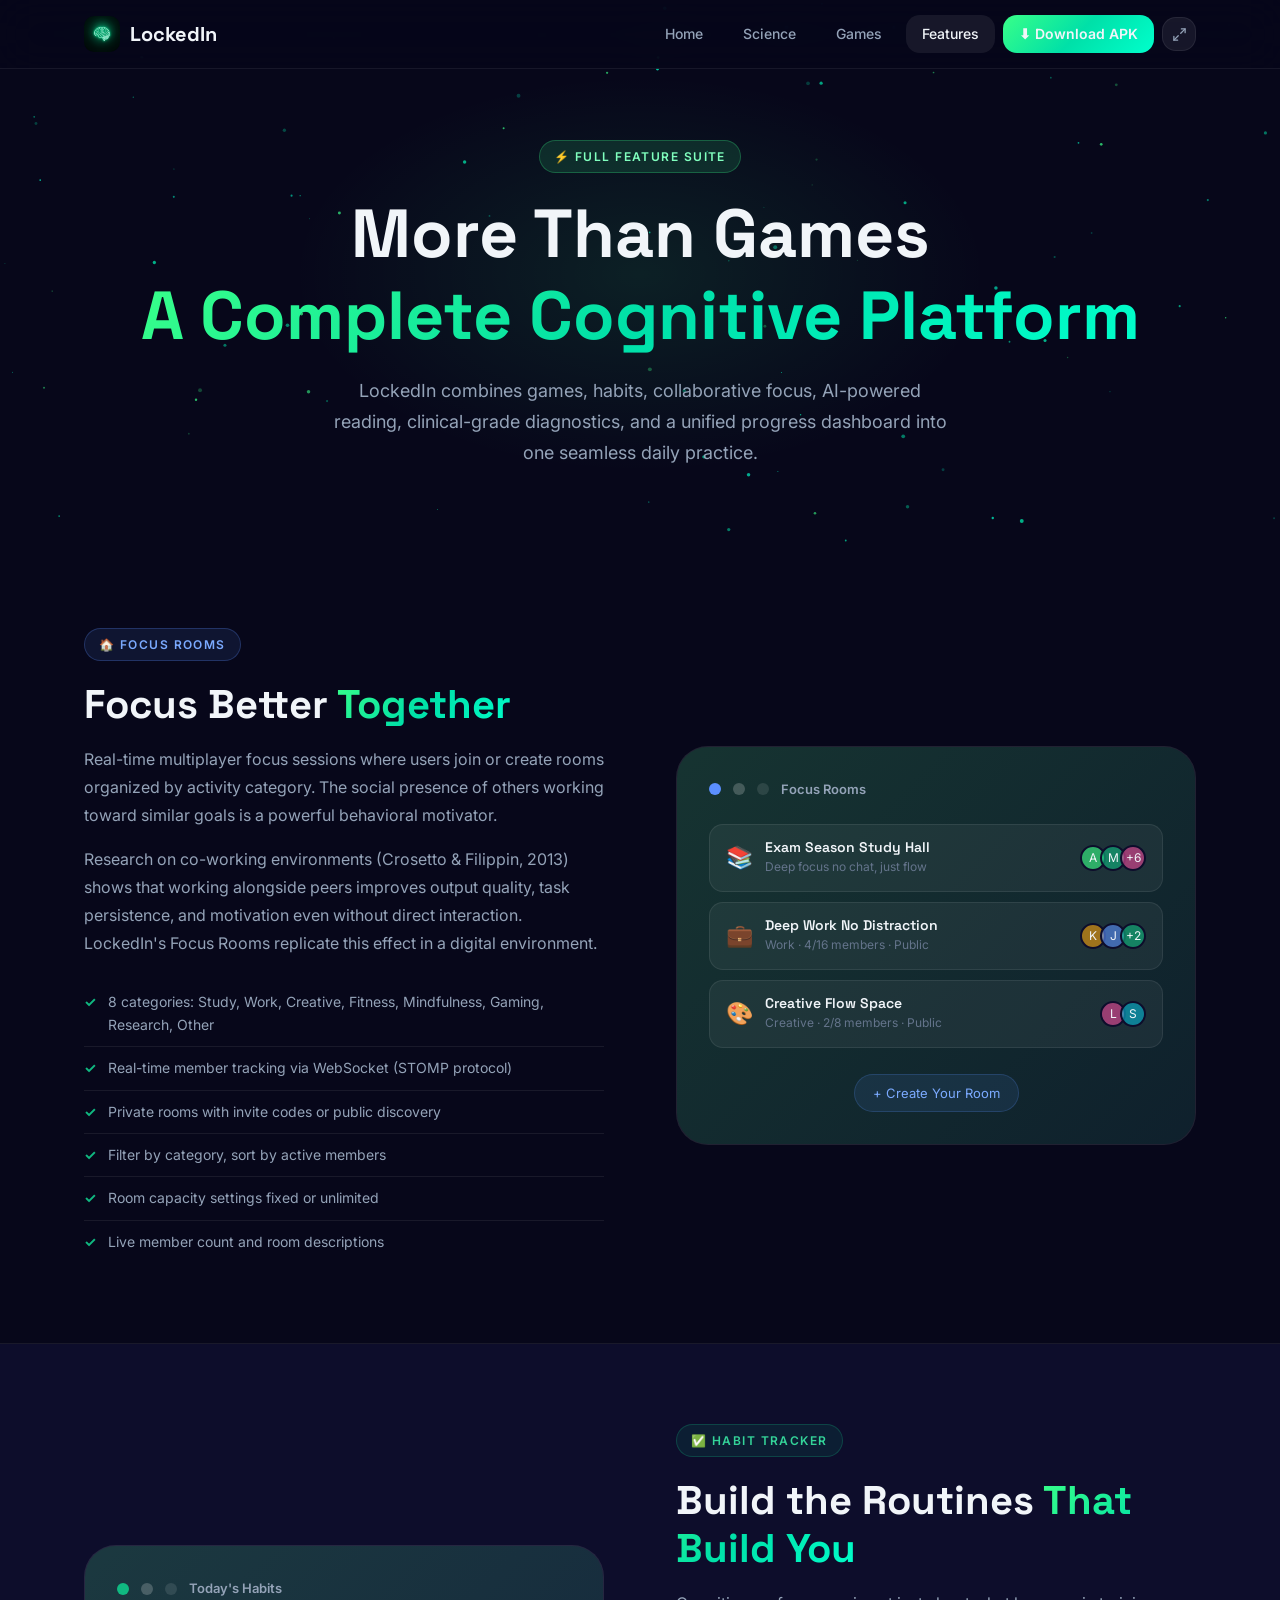
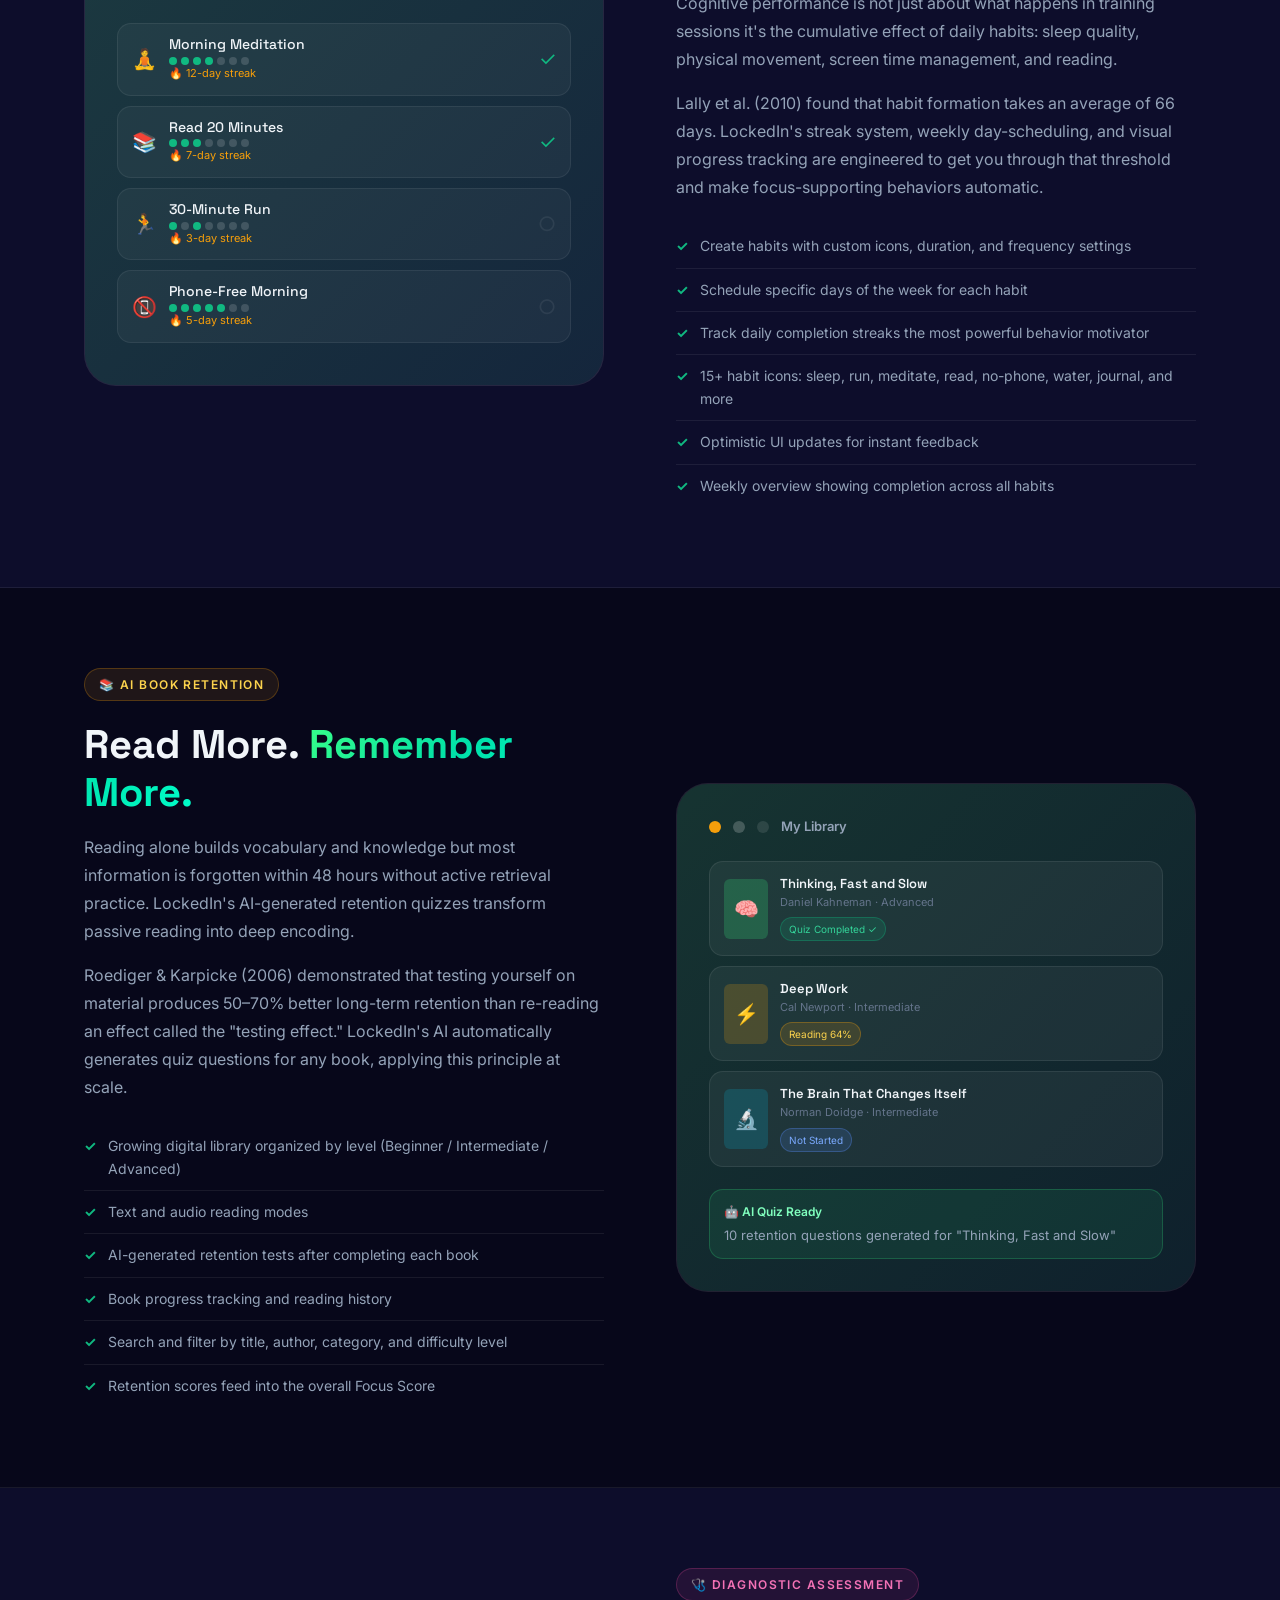
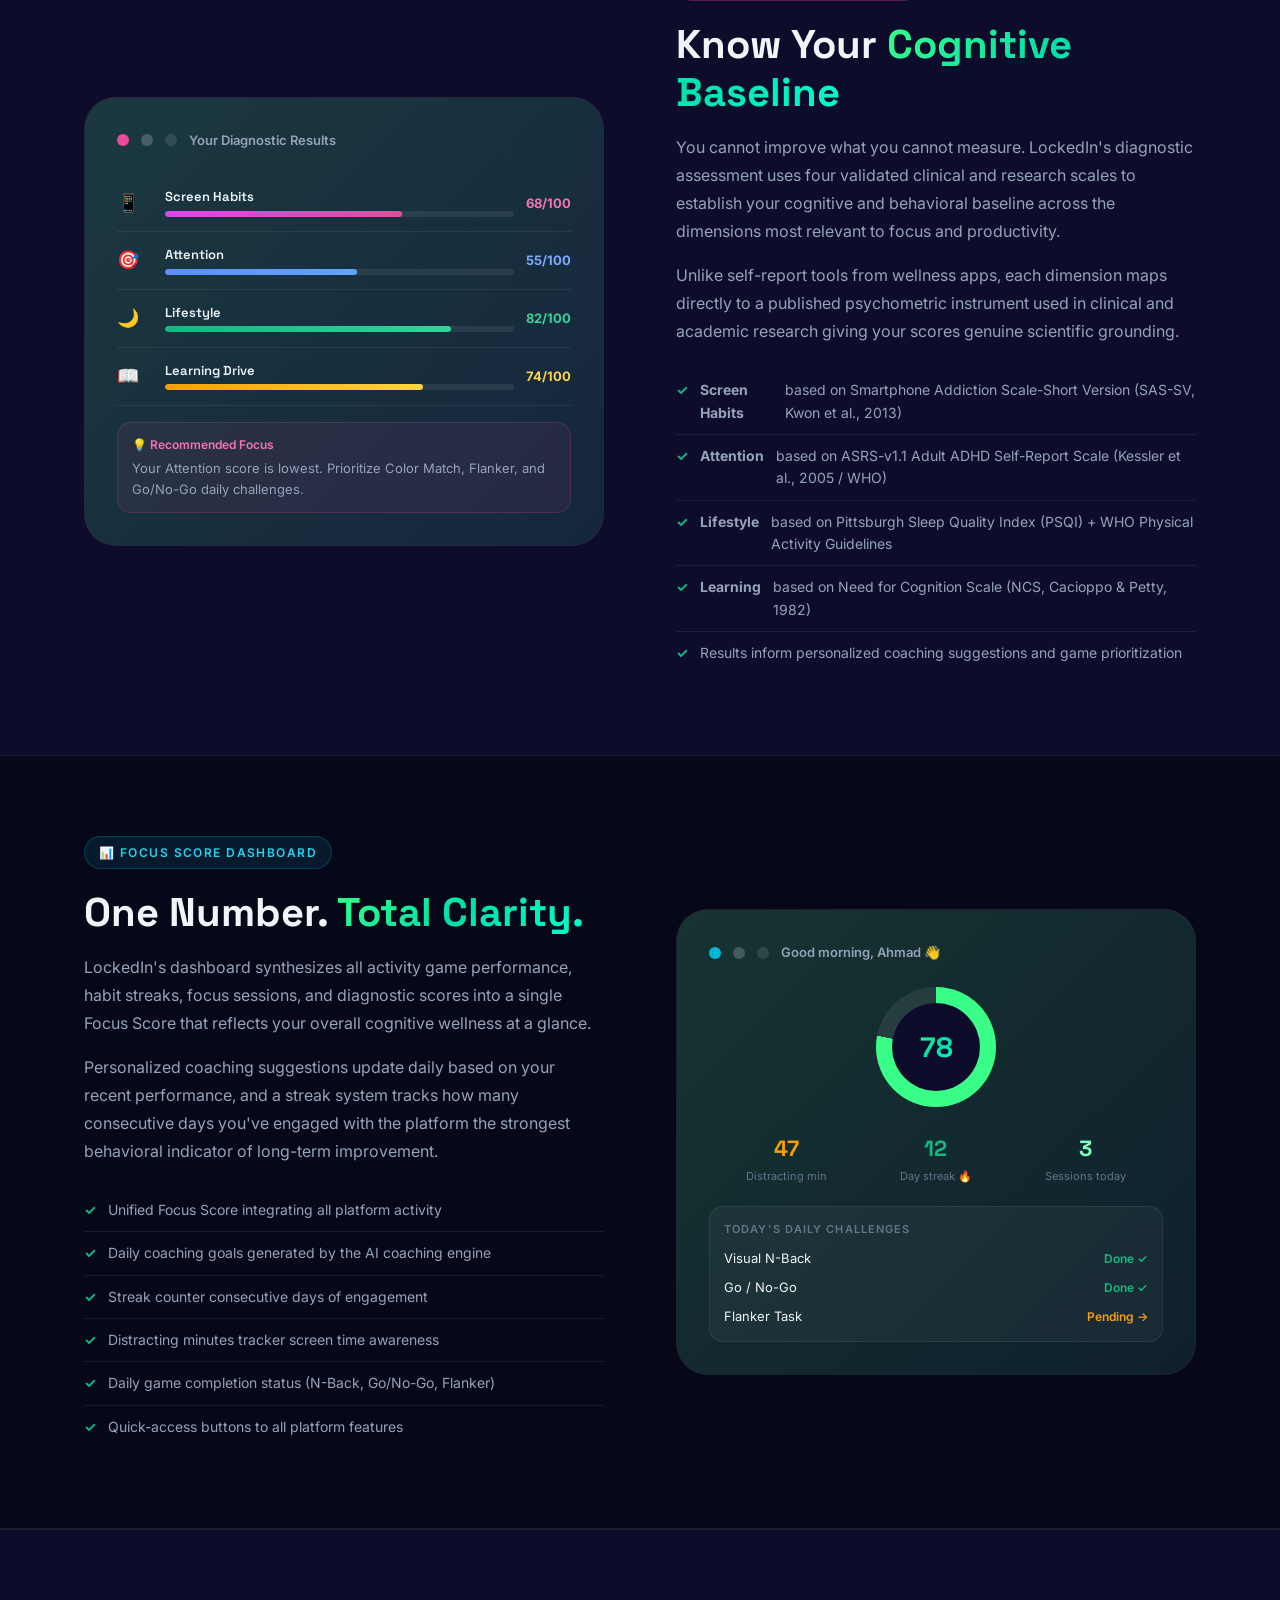
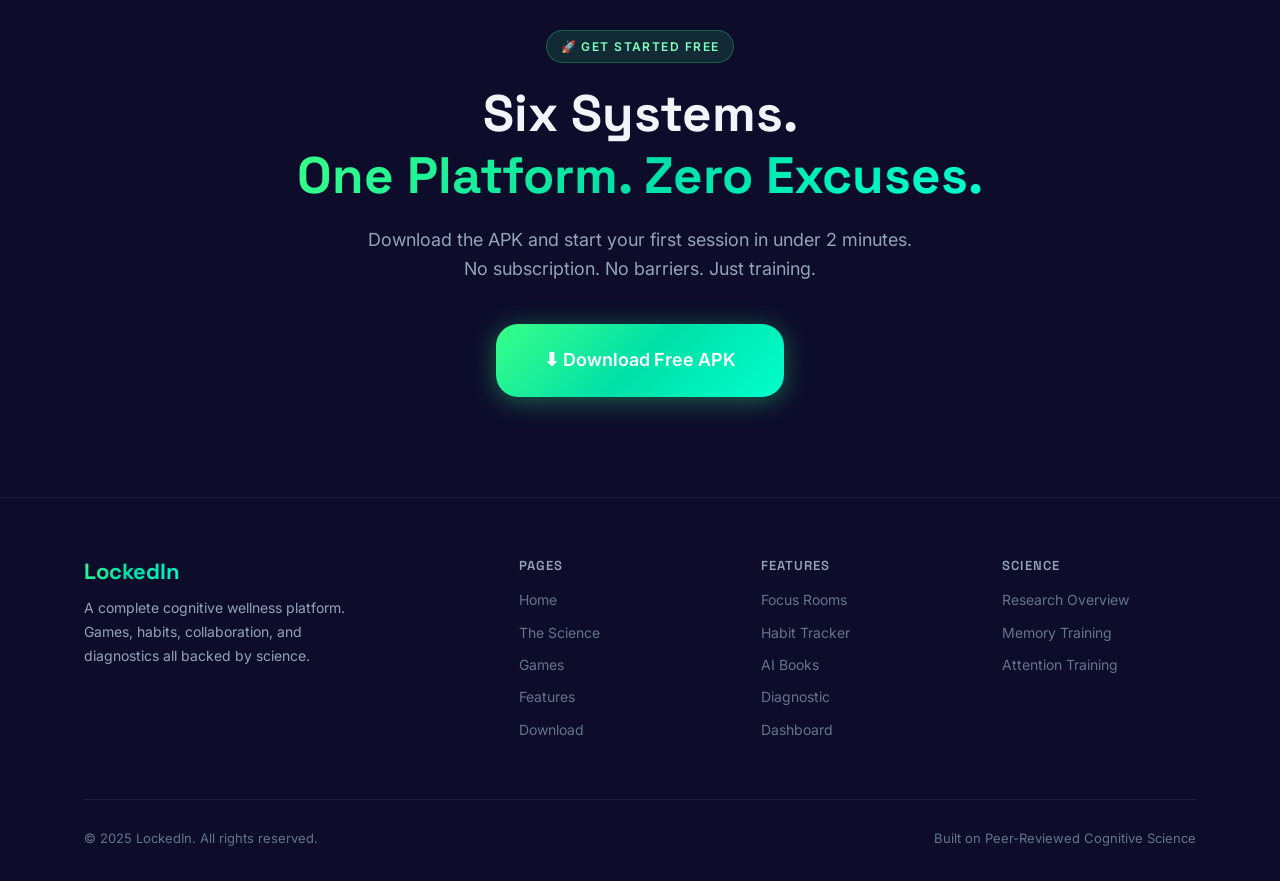
<file: features.html>
<!DOCTYPE html>
<html lang="en">
<head>
  <meta charset="UTF-8" />
  <meta name="viewport" content="width=device-width, initial-scale=1.0" />
  <title>LockedIn  Features</title>
  <link rel="icon" href="appLogo.png" type="image/png" />
  <link rel="stylesheet" href="style.css" />
  <style>
    .page-hero {
      padding: 140px 0 80px;
      position: relative; overflow: hidden;
      text-align: center;
    }
    .page-hero h1 { font-size: clamp(36px, 6vw, 68px); margin-bottom: 20px; }
    .page-hero p { font-size: 18px; color: var(--text-2); max-width: 620px; margin: 0 auto; line-height: 1.7; }
    .page-hero-glow {
      position: absolute; width: 700px; height: 400px;
      background: radial-gradient(ellipse, rgba(57,255,136,0.1) 0%, transparent 70%);
      top: 50%; left: 50%; transform: translate(-50%,-50%);
      pointer-events: none;
    }

    /*  Feature section  */
    .feature-section {
      padding: 80px 0;
      border-bottom: 1px solid var(--border);
    }
    .feature-section:last-of-type { border-bottom: none; }

    .feature-split {
      display: grid; grid-template-columns: 1fr 1fr; gap: 72px;
      align-items: center;
    }
    .feature-split.reverse { direction: rtl; }
    .feature-split.reverse > * { direction: ltr; }

    .feature-text h2 { font-size: clamp(26px, 3.5vw, 40px); margin-bottom: 16px; }
    .feature-text p { font-size: 16px; color: var(--text-2); line-height: 1.75; margin-bottom: 16px; }

    .feature-list { list-style: none; margin-top: 24px; }
    .feature-list li {
      display: flex; gap: 12px; align-items: flex-start;
      padding: 10px 0; border-bottom: 1px solid var(--border);
      font-size: 14px; color: var(--text-2);
    }
    .feature-list li:last-child { border-bottom: none; }
    .feature-list li .check { color: var(--emerald); font-weight: 700; flex-shrink: 0; }

    /*  Visual mockup  */
    .feature-visual {
      background: var(--card);
      border: 1px solid var(--border);
      border-radius: var(--r-xl);
      padding: 32px;
      min-height: 360px;
      display: flex; flex-direction: column;
      position: relative; overflow: hidden;
    }
    .feature-visual::before {
      content: '';
      position: absolute; inset: 0;
      background: var(--grad-subtle);
    }
    .feature-visual > * { position: relative; z-index: 1; }

    .visual-header {
      display: flex; align-items: center; gap: 12px; margin-bottom: 24px;
    }
    .visual-dot { width: 12px; height: 12px; border-radius: 50%; }
    .visual-title { font-size: 13px; font-weight: 600; color: var(--text-2); }

    /* Focus Rooms visual */
    .room-card {
      background: rgba(255,255,255,0.05);
      border: 1px solid rgba(255,255,255,0.08);
      border-radius: var(--r); padding: 14px 16px;
      margin-bottom: 10px; display: flex; gap: 12px; align-items: center;
    }
    .room-emoji { font-size: 22px; }
    .room-info h4 { font-size: 14px; font-weight: 600; margin-bottom: 2px; }
    .room-info p { font-size: 12px; color: var(--text-3); }
    .room-members { margin-left: auto; display: flex; gap: -4px; }
    .member-dot {
      width: 26px; height: 26px; border-radius: 50%;
      border: 2px solid var(--bg-2);
      margin-left: -6px;
      display: flex; align-items: center; justify-content: center;
      font-size: 12px;
    }

    /* Habit visual */
    .habit-item {
      display: flex; align-items: center; gap: 12px;
      padding: 12px 14px;
      background: rgba(255,255,255,0.04);
      border: 1px solid rgba(255,255,255,0.07);
      border-radius: var(--r); margin-bottom: 10px;
    }
    .habit-icon { font-size: 20px; }
    .habit-info { flex: 1; }
    .habit-info h4 { font-size: 14px; font-weight: 500; margin-bottom: 2px; }
    .habit-info .streak { font-size: 11px; color: var(--amber); }
    .habit-check { color: var(--emerald); font-size: 20px; }
    .habit-check.pending { color: var(--border); }
    .week-dots { display: flex; gap: 4px; margin-top: 4px; }
    .week-dot { width: 8px; height: 8px; border-radius: 50%; background: rgba(255,255,255,0.15); }
    .week-dot.done { background: var(--emerald); }

    /* Diagnostic visual */
    .diag-dimension {
      padding: 14px 0; border-bottom: 1px solid var(--border);
      display: flex; gap: 12px; align-items: center;
    }
    .diag-dimension:last-child { border-bottom: none; }
    .diag-icon { font-size: 18px; width: 36px; }
    .diag-info { flex: 1; }
    .diag-info h4 { font-size: 13px; font-weight: 600; margin-bottom: 6px; }
    .diag-score { font-size: 13px; font-weight: 700; min-width: 42px; text-align: right; }

    /* Books visual */
    .book-card-visual {
      background: rgba(255,255,255,0.05);
      border: 1px solid rgba(255,255,255,0.08);
      border-radius: var(--r); padding: 14px;
      display: flex; gap: 12px; margin-bottom: 10px; align-items: center;
    }
    .book-cover {
      width: 44px; height: 60px; border-radius: 6px;
      display: flex; align-items: center; justify-content: center;
      font-size: 20px; flex-shrink: 0;
    }
    .book-meta { flex: 1; }
    .book-meta h4 { font-size: 13px; font-weight: 600; margin-bottom: 2px; }
    .book-meta p { font-size: 11px; color: var(--text-3); }
    .book-badge { font-size: 10px; padding: 3px 8px; border-radius: 99px; margin-top: 6px; display: inline-block; }

    /* Dashboard visual */
    .score-ring-container { display: flex; justify-content: center; margin-bottom: 24px; }
    .score-ring {
      width: 120px; height: 120px; border-radius: 50%;
      background: conic-gradient(#39FF88 0% 78%, rgba(255,255,255,0.08) 78% 100%);
      display: flex; align-items: center; justify-content: center;
      position: relative;
    }
    .score-ring::before {
      content: '';
      position: absolute; width: 88px; height: 88px;
      border-radius: 50%; background: var(--bg-2);
    }
    .score-ring-val {
      position: relative; z-index: 1;
      font-size: 28px; font-weight: 800;
      font-family: 'Space Grotesk', sans-serif;
      background: var(--grad); -webkit-background-clip: text;
      -webkit-text-fill-color: transparent; background-clip: text;
    }
    .stat-row-visual {
      display: flex; justify-content: space-around; text-align: center; margin-bottom: 20px;
    }
    .stat-val-small { font-size: 22px; font-weight: 700; font-family: 'Space Grotesk', sans-serif; }
    .stat-lbl-small { font-size: 11px; color: var(--text-3); margin-top: 2px; }

    @media (max-width: 768px) {
      .feature-split { grid-template-columns: 1fr; gap: 40px; }
      .feature-split.reverse { direction: ltr; }
    }
  </style>
</head>
<body>

<!--  Navigation  -->
<nav>
  <div class="nav-inner">
    <a href="index.html" class="nav-logo">
      <div class="logo-icon"><img src="appLogo.png" alt="FocusPro" /></div>
      LockedIn
    </a>
    <div class="nav-links">
      <a href="index.html"    class="nav-link">Home</a>
      <a href="research.html" class="nav-link">Science</a>
      <a href="games.html"    class="nav-link">Games</a>
      <a href="features.html" class="nav-link">Features</a>
      <a href="download.html" class="nav-link nav-cta">⬇ Download APK</a>
    </div>
    <button class="fullscreen-btn" id="fullscreenBtn" title="Toggle fullscreen">
      <svg class="fs-icon fs-expand" xmlns="http://www.w3.org/2000/svg" viewBox="0 0 24 24" fill="none" stroke="currentColor" stroke-width="2" stroke-linecap="round" stroke-linejoin="round"><polyline points="15 3 21 3 21 9"/><polyline points="9 21 3 21 3 15"/><line x1="21" y1="3" x2="14" y2="10"/><line x1="3" y1="21" x2="10" y2="14"/></svg>
      <svg class="fs-icon fs-compress" xmlns="http://www.w3.org/2000/svg" viewBox="0 0 24 24" fill="none" stroke="currentColor" stroke-width="2" stroke-linecap="round" stroke-linejoin="round"><polyline points="4 14 10 14 10 20"/><polyline points="20 10 14 10 14 4"/><line x1="10" y1="14" x2="3" y2="21"/><line x1="21" y1="3" x2="14" y2="10"/></svg>
    </button>
    <button class="nav-toggle" id="navToggle">☰</button>
  </div>
  <div class="nav-mobile" id="mobileNav">
    <a href="index.html"    class="nav-link">Home</a>
    <a href="research.html" class="nav-link">Science</a>
    <a href="games.html"    class="nav-link">Games</a>
    <a href="features.html" class="nav-link">Features</a>
    <a href="download.html" class="nav-link nav-cta">⬇ Download APK</a>
  </div>
</nav>

<!--  Hero  -->
<div class="page-hero">
  <canvas id="heroCanvas"></canvas>
  <div class="page-hero-glow"></div>
  <div class="container" style="position:relative;z-index:1;">
    <span class="section-label">⚡ Full Feature Suite</span>
    <h1>More Than Games <br><span class="gradient-text">A Complete Cognitive Platform</span></h1>
    <p>LockedIn combines games, habits, collaborative focus, AI-powered reading, clinical-grade diagnostics, and a unified progress dashboard into one seamless daily practice.</p>
  </div>
</div>

<!--  Focus Rooms  -->
<section class="feature-section" id="rooms">
  <div class="container">
    <div class="feature-split">
      <div class="feature-text reveal">
        <span class="section-label" style="background:rgba(91,143,255,0.1);border-color:rgba(91,143,255,0.25);color:#7BAAFF;">🏠 Focus Rooms</span>
        <h2>Focus Better <span class="gradient-text">Together</span></h2>
        <p>
          Real-time multiplayer focus sessions where users join or create rooms organized by activity category. The social presence of others working toward similar goals is a powerful behavioral motivator.
        </p>
        <p>
          Research on co-working environments (Crosetto & Filippin, 2013) shows that working alongside peers improves output quality, task persistence, and motivation  even without direct interaction. LockedIn's Focus Rooms replicate this effect in a digital environment.
        </p>
        <ul class="feature-list">
          <li><span class="check">✓</span> 8 categories: Study, Work, Creative, Fitness, Mindfulness, Gaming, Research, Other</li>
          <li><span class="check">✓</span> Real-time member tracking via WebSocket (STOMP protocol)</li>
          <li><span class="check">✓</span> Private rooms with invite codes or public discovery</li>
          <li><span class="check">✓</span> Filter by category, sort by active members</li>
          <li><span class="check">✓</span> Room capacity settings  fixed or unlimited</li>
          <li><span class="check">✓</span> Live member count and room descriptions</li>
        </ul>
      </div>
      <div class="feature-visual reveal reveal-delay-2">
        <div class="visual-header">
          <div class="visual-dot" style="background:#5B8FFF;"></div>
          <div class="visual-dot" style="background:rgba(255,255,255,0.2);"></div>
          <div class="visual-dot" style="background:rgba(255,255,255,0.1);"></div>
          <div class="visual-title">Focus Rooms</div>
        </div>
        <div class="room-card">
          <div class="room-emoji">📚</div>
          <div class="room-info">
            <h4>Exam Season Study Hall</h4>
            <p>Deep focus  no chat, just flow</p>
          </div>
          <div class="room-members">
            <div class="member-dot" style="background:rgba(57,255,136,0.6);">A</div>
            <div class="member-dot" style="background:rgba(16,185,129,0.6);">M</div>
            <div class="member-dot" style="background:rgba(236,72,153,0.6);">+6</div>
          </div>
        </div>
        <div class="room-card">
          <div class="room-emoji">💼</div>
          <div class="room-info">
            <h4>Deep Work  No Distraction</h4>
            <p>Work · 4/16 members · Public</p>
          </div>
          <div class="room-members">
            <div class="member-dot" style="background:rgba(245,158,11,0.6);">K</div>
            <div class="member-dot" style="background:rgba(91,143,255,0.6);">J</div>
            <div class="member-dot" style="background:rgba(16,185,129,0.6);">+2</div>
          </div>
        </div>
        <div class="room-card">
          <div class="room-emoji">🎨</div>
          <div class="room-info">
            <h4>Creative Flow Space</h4>
            <p>Creative · 2/8 members · Public</p>
          </div>
          <div class="room-members">
            <div class="member-dot" style="background:rgba(236,72,153,0.6);">L</div>
            <div class="member-dot" style="background:rgba(6,182,212,0.6);">S</div>
          </div>
        </div>
        <div style="text-align:center;margin-top:16px;">
          <div style="display:inline-flex;gap:8px;align-items:center;background:rgba(91,143,255,0.1);border:1px solid rgba(91,143,255,0.2);border-radius:99px;padding:8px 18px;font-size:13px;color:#7BAAFF;">
            + Create Your Room
          </div>
        </div>
      </div>
    </div>
  </div>
</section>

<!--  Habits  -->
<section class="feature-section" id="habits" style="background:var(--bg-2);">
  <div class="container">
    <div class="feature-split reverse">
      <div class="feature-text reveal">
        <span class="section-label" style="background:rgba(16,185,129,0.1);border-color:rgba(16,185,129,0.25);color:#34D399;">✅ Habit Tracker</span>
        <h2>Build the Routines <span class="gradient-text">That Build You</span></h2>
        <p>
          Cognitive performance is not just about what happens in training sessions  it's the cumulative effect of daily habits: sleep quality, physical movement, screen time management, and reading.
        </p>
        <p>
          Lally et al. (2010) found that habit formation takes an average of 66 days. LockedIn's streak system, weekly day-scheduling, and visual progress tracking are engineered to get you through that threshold and make focus-supporting behaviors automatic.
        </p>
        <ul class="feature-list">
          <li><span class="check">✓</span> Create habits with custom icons, duration, and frequency settings</li>
          <li><span class="check">✓</span> Schedule specific days of the week for each habit</li>
          <li><span class="check">✓</span> Track daily completion streaks  the most powerful behavior motivator</li>
          <li><span class="check">✓</span> 15+ habit icons: sleep, run, meditate, read, no-phone, water, journal, and more</li>
          <li><span class="check">✓</span> Optimistic UI updates for instant feedback</li>
          <li><span class="check">✓</span> Weekly overview showing completion across all habits</li>
        </ul>
      </div>
      <div class="feature-visual reveal reveal-delay-2">
        <div class="visual-header">
          <div class="visual-dot" style="background:#10B981;"></div>
          <div class="visual-dot" style="background:rgba(255,255,255,0.2);"></div>
          <div class="visual-dot" style="background:rgba(255,255,255,0.1);"></div>
          <div class="visual-title">Today's Habits</div>
        </div>
        <div class="habit-item">
          <div class="habit-icon">🧘</div>
          <div class="habit-info">
            <h4>Morning Meditation</h4>
            <div class="week-dots">
              <div class="week-dot done"></div><div class="week-dot done"></div><div class="week-dot done"></div>
              <div class="week-dot done"></div><div class="week-dot"></div><div class="week-dot"></div><div class="week-dot"></div>
            </div>
            <div class="streak">🔥 12-day streak</div>
          </div>
          <div class="habit-check">✓</div>
        </div>
        <div class="habit-item">
          <div class="habit-icon">📚</div>
          <div class="habit-info">
            <h4>Read 20 Minutes</h4>
            <div class="week-dots">
              <div class="week-dot done"></div><div class="week-dot done"></div><div class="week-dot done"></div>
              <div class="week-dot"></div><div class="week-dot"></div><div class="week-dot"></div><div class="week-dot"></div>
            </div>
            <div class="streak">🔥 7-day streak</div>
          </div>
          <div class="habit-check">✓</div>
        </div>
        <div class="habit-item">
          <div class="habit-icon">🏃</div>
          <div class="habit-info">
            <h4>30-Minute Run</h4>
            <div class="week-dots">
              <div class="week-dot done"></div><div class="week-dot"></div><div class="week-dot done"></div>
              <div class="week-dot"></div><div class="week-dot"></div><div class="week-dot"></div><div class="week-dot"></div>
            </div>
            <div class="streak">🔥 3-day streak</div>
          </div>
          <div class="habit-check pending">○</div>
        </div>
        <div class="habit-item">
          <div class="habit-icon">📵</div>
          <div class="habit-info">
            <h4>Phone-Free Morning</h4>
            <div class="week-dots">
              <div class="week-dot done"></div><div class="week-dot done"></div><div class="week-dot done"></div>
              <div class="week-dot done"></div><div class="week-dot done"></div><div class="week-dot"></div><div class="week-dot"></div>
            </div>
            <div class="streak">🔥 5-day streak</div>
          </div>
          <div class="habit-check pending">○</div>
        </div>
      </div>
    </div>
  </div>
</section>

<!--  AI Books  -->
<section class="feature-section" id="books">
  <div class="container">
    <div class="feature-split">
      <div class="feature-text reveal">
        <span class="section-label" style="background:rgba(245,158,11,0.1);border-color:rgba(245,158,11,0.25);color:#FCD34D;">📚 AI Book Retention</span>
        <h2>Read More. <span class="gradient-text">Remember More.</span></h2>
        <p>
          Reading alone builds vocabulary and knowledge  but most information is forgotten within 48 hours without active retrieval practice. LockedIn's AI-generated retention quizzes transform passive reading into deep encoding.
        </p>
        <p>
          Roediger & Karpicke (2006) demonstrated that testing yourself on material produces 50–70% better long-term retention than re-reading  an effect called the "testing effect." LockedIn's AI automatically generates quiz questions for any book, applying this principle at scale.
        </p>
        <ul class="feature-list">
          <li><span class="check">✓</span> Growing digital library organized by level (Beginner / Intermediate / Advanced)</li>
          <li><span class="check">✓</span> Text and audio reading modes</li>
          <li><span class="check">✓</span> AI-generated retention tests after completing each book</li>
          <li><span class="check">✓</span> Book progress tracking and reading history</li>
          <li><span class="check">✓</span> Search and filter by title, author, category, and difficulty level</li>
          <li><span class="check">✓</span> Retention scores feed into the overall Focus Score</li>
        </ul>
      </div>
      <div class="feature-visual reveal reveal-delay-2">
        <div class="visual-header">
          <div class="visual-dot" style="background:#F59E0B;"></div>
          <div class="visual-dot" style="background:rgba(255,255,255,0.2);"></div>
          <div class="visual-dot" style="background:rgba(255,255,255,0.1);"></div>
          <div class="visual-title">My Library</div>
        </div>
        <div class="book-card-visual">
          <div class="book-cover" style="background:rgba(57,255,136,0.2);">🧠</div>
          <div class="book-meta">
            <h4>Thinking, Fast and Slow</h4>
            <p>Daniel Kahneman · Advanced</p>
            <div class="book-badge" style="background:rgba(16,185,129,0.15);color:#34D399;border:1px solid rgba(16,185,129,0.3);">Quiz Completed ✓</div>
          </div>
        </div>
        <div class="book-card-visual">
          <div class="book-cover" style="background:rgba(245,158,11,0.2);">⚡</div>
          <div class="book-meta">
            <h4>Deep Work</h4>
            <p>Cal Newport · Intermediate</p>
            <div class="book-badge" style="background:rgba(245,158,11,0.15);color:#FCD34D;border:1px solid rgba(245,158,11,0.3);">Reading  64%</div>
          </div>
        </div>
        <div class="book-card-visual">
          <div class="book-cover" style="background:rgba(6,182,212,0.2);">🔬</div>
          <div class="book-meta">
            <h4>The Brain That Changes Itself</h4>
            <p>Norman Doidge · Intermediate</p>
            <div class="book-badge" style="background:rgba(91,143,255,0.15);color:#7BAAFF;border:1px solid rgba(91,143,255,0.3);">Not Started</div>
          </div>
        </div>
        <div style="margin-top:12px;padding:12px 14px;background:rgba(57,255,136,0.08);border:1px solid rgba(57,255,136,0.2);border-radius:var(--r);">
          <div style="font-size:12px;color:var(--purple-light);font-weight:600;margin-bottom:4px;">🤖 AI Quiz Ready</div>
          <div style="font-size:13px;color:var(--text-2);">10 retention questions generated for "Thinking, Fast and Slow"</div>
        </div>
      </div>
    </div>
  </div>
</section>

<!--  Diagnostic  -->
<section class="feature-section" id="diagnostic" style="background:var(--bg-2);">
  <div class="container">
    <div class="feature-split reverse">
      <div class="feature-text reveal">
        <span class="section-label" style="background:rgba(236,72,153,0.1);border-color:rgba(236,72,153,0.25);color:#F472B6;">🩺 Diagnostic Assessment</span>
        <h2>Know Your <span class="gradient-text">Cognitive Baseline</span></h2>
        <p>
          You cannot improve what you cannot measure. LockedIn's diagnostic assessment uses four validated clinical and research scales to establish your cognitive and behavioral baseline across the dimensions most relevant to focus and productivity.
        </p>
        <p>
          Unlike self-report tools from wellness apps, each dimension maps directly to a published psychometric instrument used in clinical and academic research  giving your scores genuine scientific grounding.
        </p>
        <ul class="feature-list">
          <li><span class="check">✓</span> <strong>Screen Habits</strong>  based on Smartphone Addiction Scale-Short Version (SAS-SV, Kwon et al., 2013)</li>
          <li><span class="check">✓</span> <strong>Attention</strong>  based on ASRS-v1.1 Adult ADHD Self-Report Scale (Kessler et al., 2005 / WHO)</li>
          <li><span class="check">✓</span> <strong>Lifestyle</strong>  based on Pittsburgh Sleep Quality Index (PSQI) + WHO Physical Activity Guidelines</li>
          <li><span class="check">✓</span> <strong>Learning</strong>  based on Need for Cognition Scale (NCS, Cacioppo & Petty, 1982)</li>
          <li><span class="check">✓</span> Results inform personalized coaching suggestions and game prioritization</li>
        </ul>
      </div>
      <div class="feature-visual reveal reveal-delay-2">
        <div class="visual-header">
          <div class="visual-dot" style="background:#EC4899;"></div>
          <div class="visual-dot" style="background:rgba(255,255,255,0.2);"></div>
          <div class="visual-dot" style="background:rgba(255,255,255,0.1);"></div>
          <div class="visual-title">Your Diagnostic Results</div>
        </div>
        <div class="diag-dimension">
          <div class="diag-icon">📱</div>
          <div class="diag-info">
            <h4>Screen Habits</h4>
            <div class="progress-bar"><div class="progress-fill" data-width="68%" style="width:0%;background:linear-gradient(90deg,#D946EF,#EC4899);"></div></div>
          </div>
          <div class="diag-score" style="color:#F472B6;">68/100</div>
        </div>
        <div class="diag-dimension">
          <div class="diag-icon">🎯</div>
          <div class="diag-info">
            <h4>Attention</h4>
            <div class="progress-bar"><div class="progress-fill" data-width="55%" style="width:0%;background:linear-gradient(90deg,#5B8FFF,#60A5FA);"></div></div>
          </div>
          <div class="diag-score" style="color:#7BAAFF;">55/100</div>
        </div>
        <div class="diag-dimension">
          <div class="diag-icon">🌙</div>
          <div class="diag-info">
            <h4>Lifestyle</h4>
            <div class="progress-bar"><div class="progress-fill" data-width="82%" style="width:0%;background:linear-gradient(90deg,#10B981,#34D399);"></div></div>
          </div>
          <div class="diag-score" style="color:#34D399;">82/100</div>
        </div>
        <div class="diag-dimension">
          <div class="diag-icon">📖</div>
          <div class="diag-info">
            <h4>Learning Drive</h4>
            <div class="progress-bar"><div class="progress-fill" data-width="74%" style="width:0%;background:linear-gradient(90deg,#F59E0B,#FCD34D);"></div></div>
          </div>
          <div class="diag-score" style="color:#FCD34D;">74/100</div>
        </div>
        <div style="margin-top:16px;padding:12px 14px;background:rgba(236,72,153,0.08);border:1px solid rgba(236,72,153,0.2);border-radius:var(--r);">
          <div style="font-size:12px;color:#F472B6;font-weight:600;margin-bottom:4px;">💡 Recommended Focus</div>
          <div style="font-size:13px;color:var(--text-2);">Your Attention score is lowest. Prioritize Color Match, Flanker, and Go/No-Go daily challenges.</div>
        </div>
      </div>
    </div>
  </div>
</section>

<!--  Dashboard  -->
<section class="feature-section" id="dashboard">
  <div class="container">
    <div class="feature-split">
      <div class="feature-text reveal">
        <span class="section-label" style="background:rgba(6,182,212,0.1);border-color:rgba(6,182,212,0.25);color:#22D3EE;">📊 Focus Score Dashboard</span>
        <h2>One Number. <span class="gradient-text">Total Clarity.</span></h2>
        <p>
          LockedIn's dashboard synthesizes all activity  game performance, habit streaks, focus sessions, and diagnostic scores  into a single Focus Score that reflects your overall cognitive wellness at a glance.
        </p>
        <p>
          Personalized coaching suggestions update daily based on your recent performance, and a streak system tracks how many consecutive days you've engaged with the platform  the strongest behavioral indicator of long-term improvement.
        </p>
        <ul class="feature-list">
          <li><span class="check">✓</span> Unified Focus Score integrating all platform activity</li>
          <li><span class="check">✓</span> Daily coaching goals generated by the AI coaching engine</li>
          <li><span class="check">✓</span> Streak counter  consecutive days of engagement</li>
          <li><span class="check">✓</span> Distracting minutes tracker  screen time awareness</li>
          <li><span class="check">✓</span> Daily game completion status (N-Back, Go/No-Go, Flanker)</li>
          <li><span class="check">✓</span> Quick-access buttons to all platform features</li>
        </ul>
      </div>
      <div class="feature-visual reveal reveal-delay-2">
        <div class="visual-header">
          <div class="visual-dot" style="background:#06B6D4;"></div>
          <div class="visual-dot" style="background:rgba(255,255,255,0.2);"></div>
          <div class="visual-dot" style="background:rgba(255,255,255,0.1);"></div>
          <div class="visual-title">Good morning, Ahmad 👋</div>
        </div>
        <div class="score-ring-container">
          <div class="score-ring">
            <div class="score-ring-val">78</div>
          </div>
        </div>
        <div class="stat-row-visual">
          <div>
            <div class="stat-val-small" style="color:var(--amber);">47</div>
            <div class="stat-lbl-small">Distracting min</div>
          </div>
          <div>
            <div class="stat-val-small" style="color:var(--emerald);">12</div>
            <div class="stat-lbl-small">Day streak 🔥</div>
          </div>
          <div>
            <div class="stat-val-small" style="color:var(--purple-light);">3</div>
            <div class="stat-lbl-small">Sessions today</div>
          </div>
        </div>
        <div style="background:rgba(255,255,255,0.04);border:1px solid var(--border);border-radius:var(--r);padding:14px;">
          <div style="font-size:11px;font-weight:600;letter-spacing:0.1em;text-transform:uppercase;color:var(--text-3);margin-bottom:10px;">Today's Daily Challenges</div>
          <div style="display:flex;justify-content:space-between;align-items:center;margin-bottom:8px;">
            <span style="font-size:13px;">Visual N-Back</span>
            <span style="font-size:12px;color:var(--emerald);font-weight:600;">Done ✓</span>
          </div>
          <div style="display:flex;justify-content:space-between;align-items:center;margin-bottom:8px;">
            <span style="font-size:13px;">Go / No-Go</span>
            <span style="font-size:12px;color:var(--emerald);font-weight:600;">Done ✓</span>
          </div>
          <div style="display:flex;justify-content:space-between;align-items:center;">
            <span style="font-size:13px;">Flanker Task</span>
            <span style="font-size:12px;color:var(--amber);font-weight:600;">Pending →</span>
          </div>
        </div>
      </div>
    </div>
  </div>
</section>

<!--  CTA  -->
<section class="section text-center" style="background:var(--bg-2);border-top:1px solid var(--border);">
  <div class="container">
    <div class="reveal">
      <span class="section-label">🚀 Get Started Free</span>
      <h2 style="font-size:clamp(28px,4vw,52px);margin-bottom:20px;">Six Systems.<br><span class="gradient-text">One Platform. Zero Excuses.</span></h2>
      <p style="font-size:18px;color:var(--text-2);max-width:560px;margin:0 auto 40px;">Download the APK and start your first session in under 2 minutes. No subscription. No barriers. Just training.</p>
      <a href="download.html" class="btn btn-primary btn-xl">⬇ Download Free APK</a>
    </div>
  </div>
</section>

<!--  Footer  -->
<footer>
  <div class="container">
    <div class="footer-grid">
      <div class="footer-brand">
        <h3><span class="gradient-text">LockedIn</span></h3>
        <p>A complete cognitive wellness platform. Games, habits, collaboration, and diagnostics  all backed by science.</p>
      </div>
      <div class="footer-col">
        <h4>Pages</h4>
        <a href="index.html">Home</a>
        <a href="research.html">The Science</a>
        <a href="games.html">Games</a>
        <a href="features.html">Features</a>
        <a href="download.html">Download</a>
      </div>
      <div class="footer-col">
        <h4>Features</h4>
        <a href="#rooms">Focus Rooms</a>
        <a href="#habits">Habit Tracker</a>
        <a href="#books">AI Books</a>
        <a href="#diagnostic">Diagnostic</a>
        <a href="#dashboard">Dashboard</a>
      </div>
      <div class="footer-col">
        <h4>Science</h4>
        <a href="research.html">Research Overview</a>
        <a href="research.html#section-memory">Memory Training</a>
        <a href="research.html#section-attention">Attention Training</a>
      </div>
    </div>
    <div class="footer-bottom">
      <span>© 2025 LockedIn. All rights reserved.</span>
      <span>Built on Peer-Reviewed Cognitive Science</span>
    </div>
  </div>
</footer>

<script src="main.js"></script>
</body>
</html>
</file>
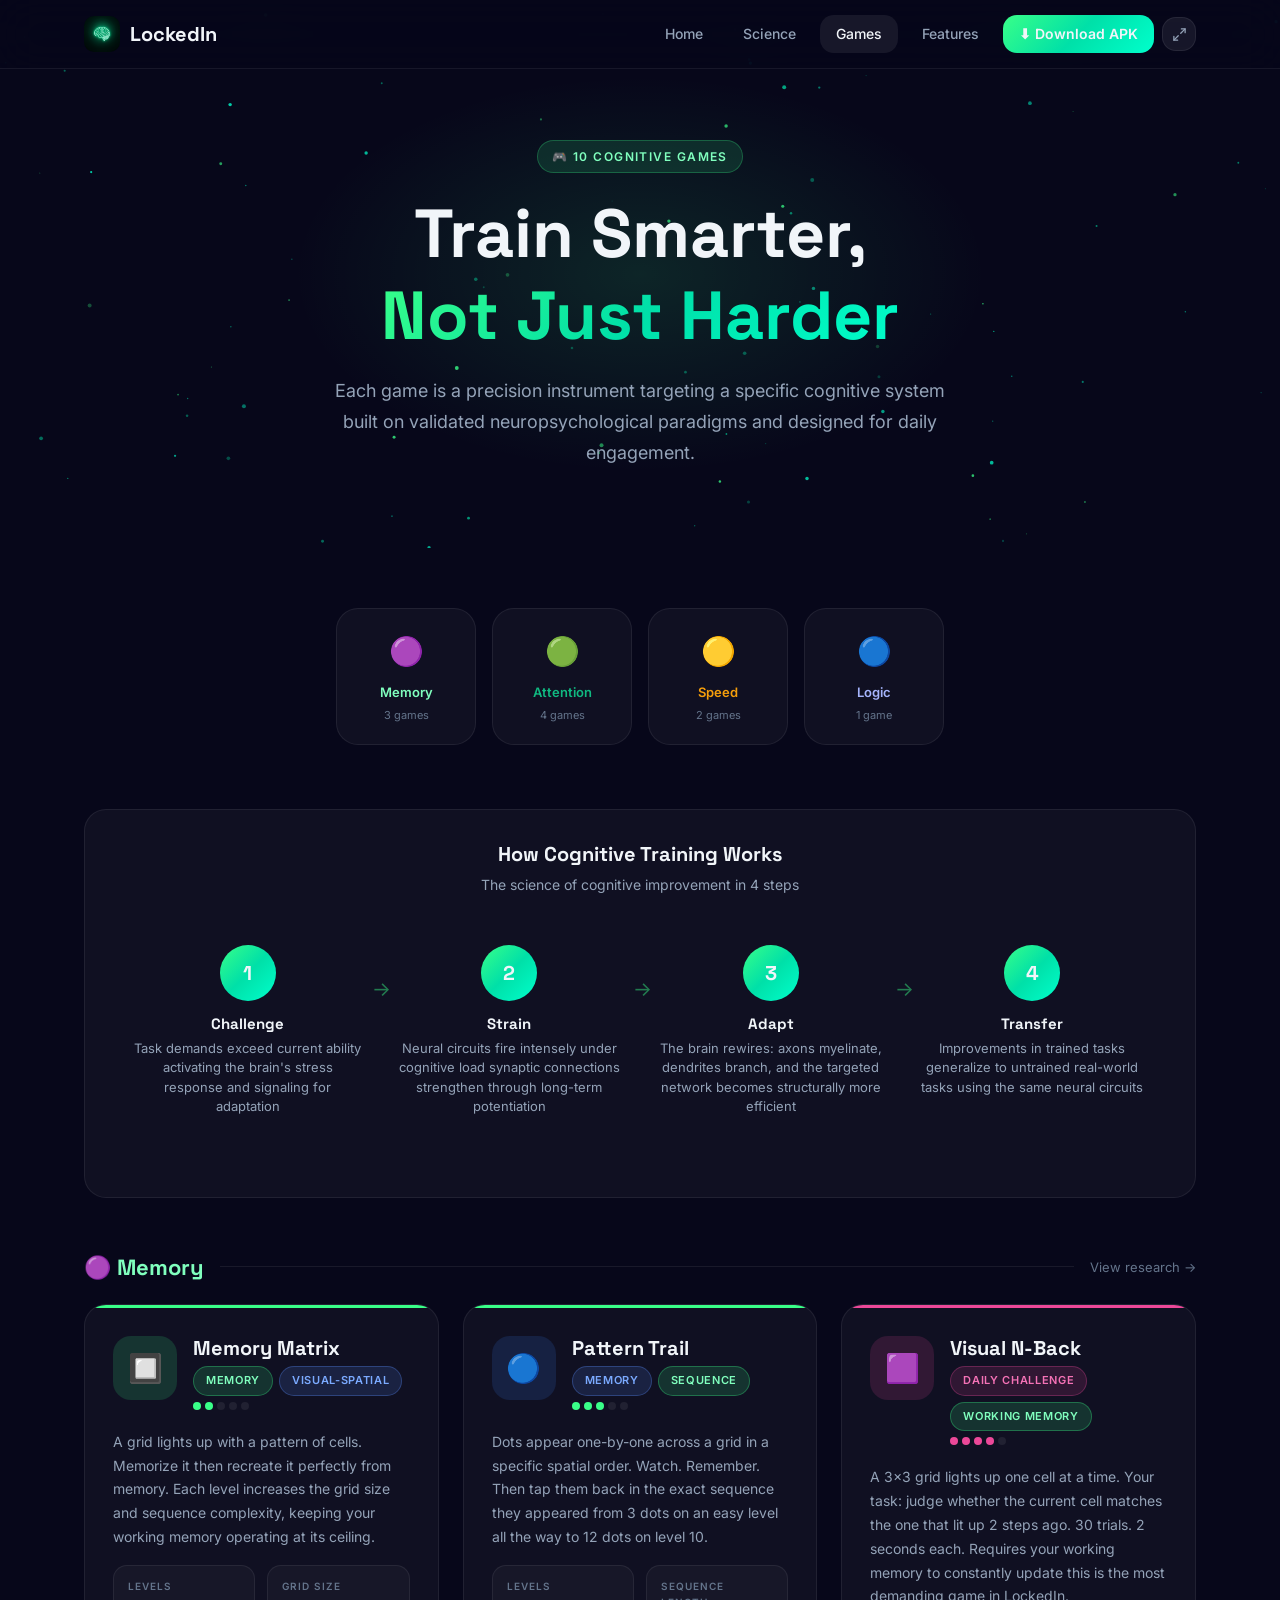
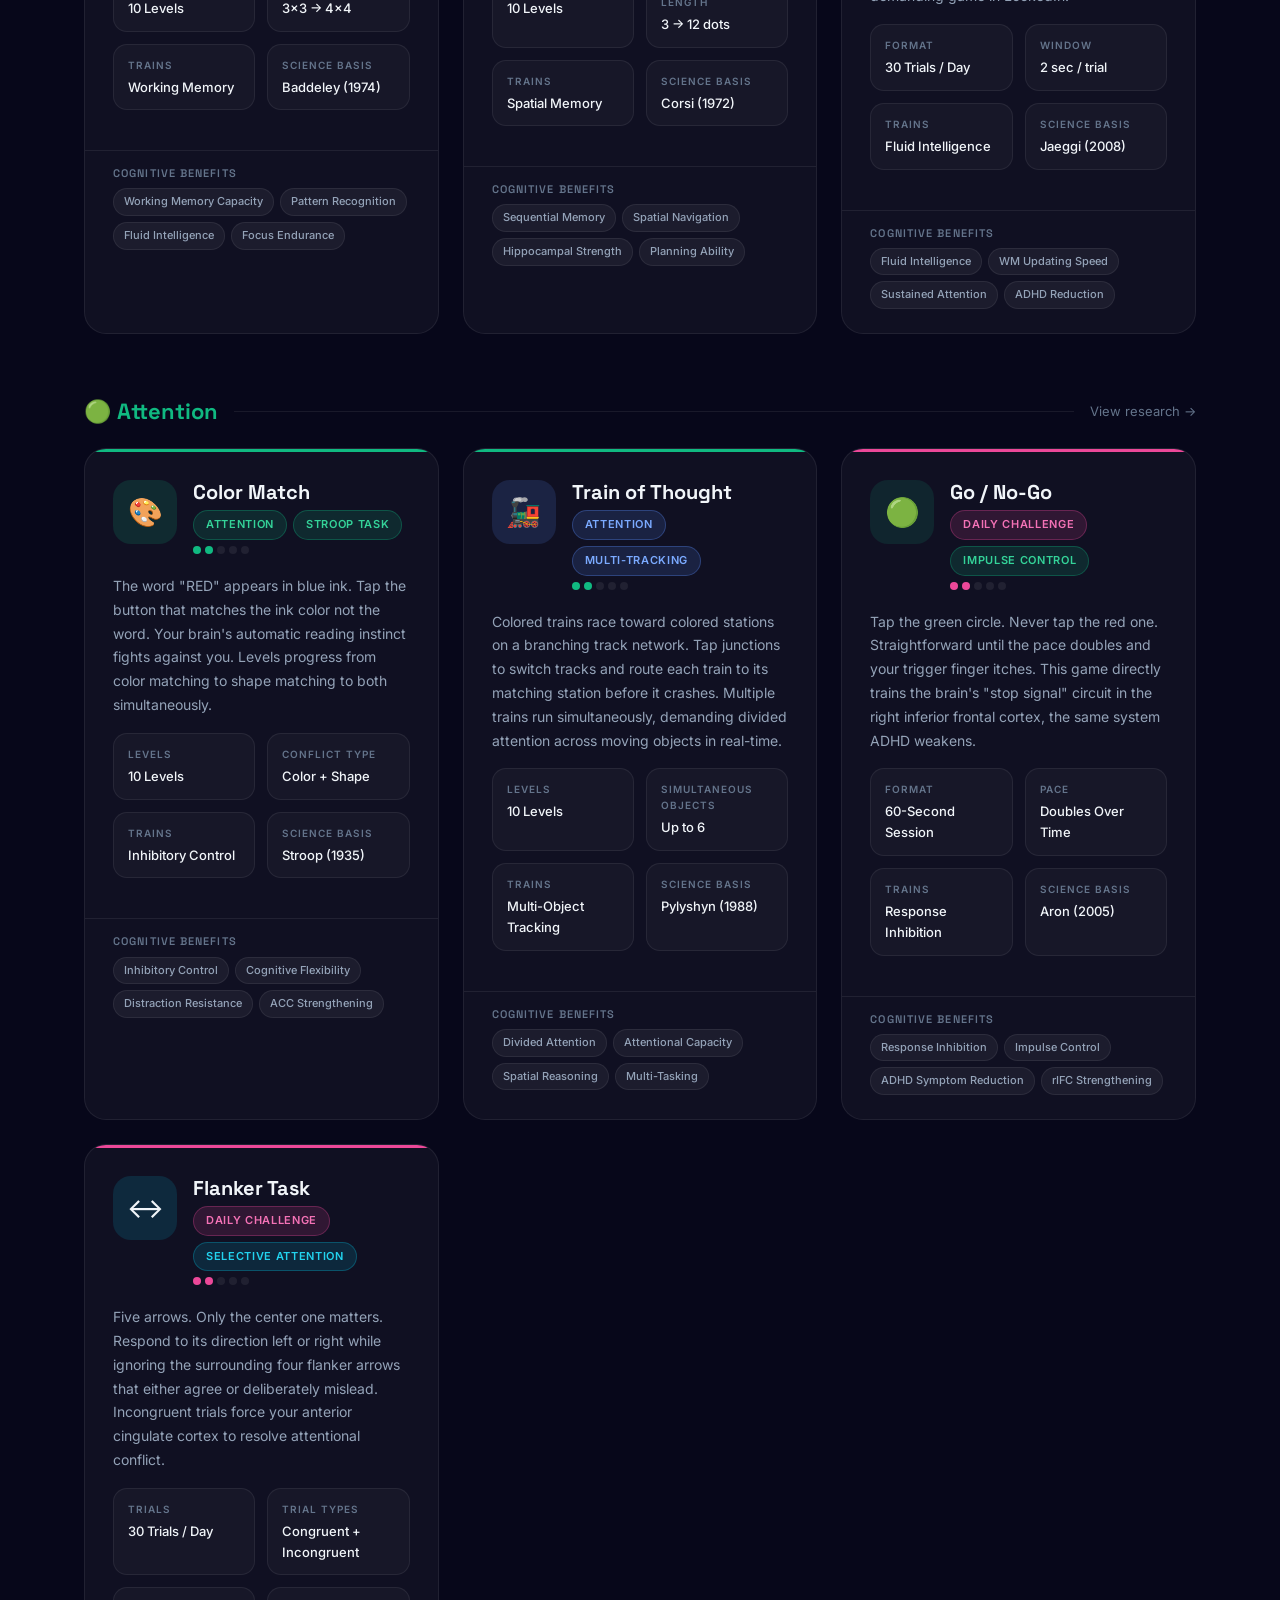
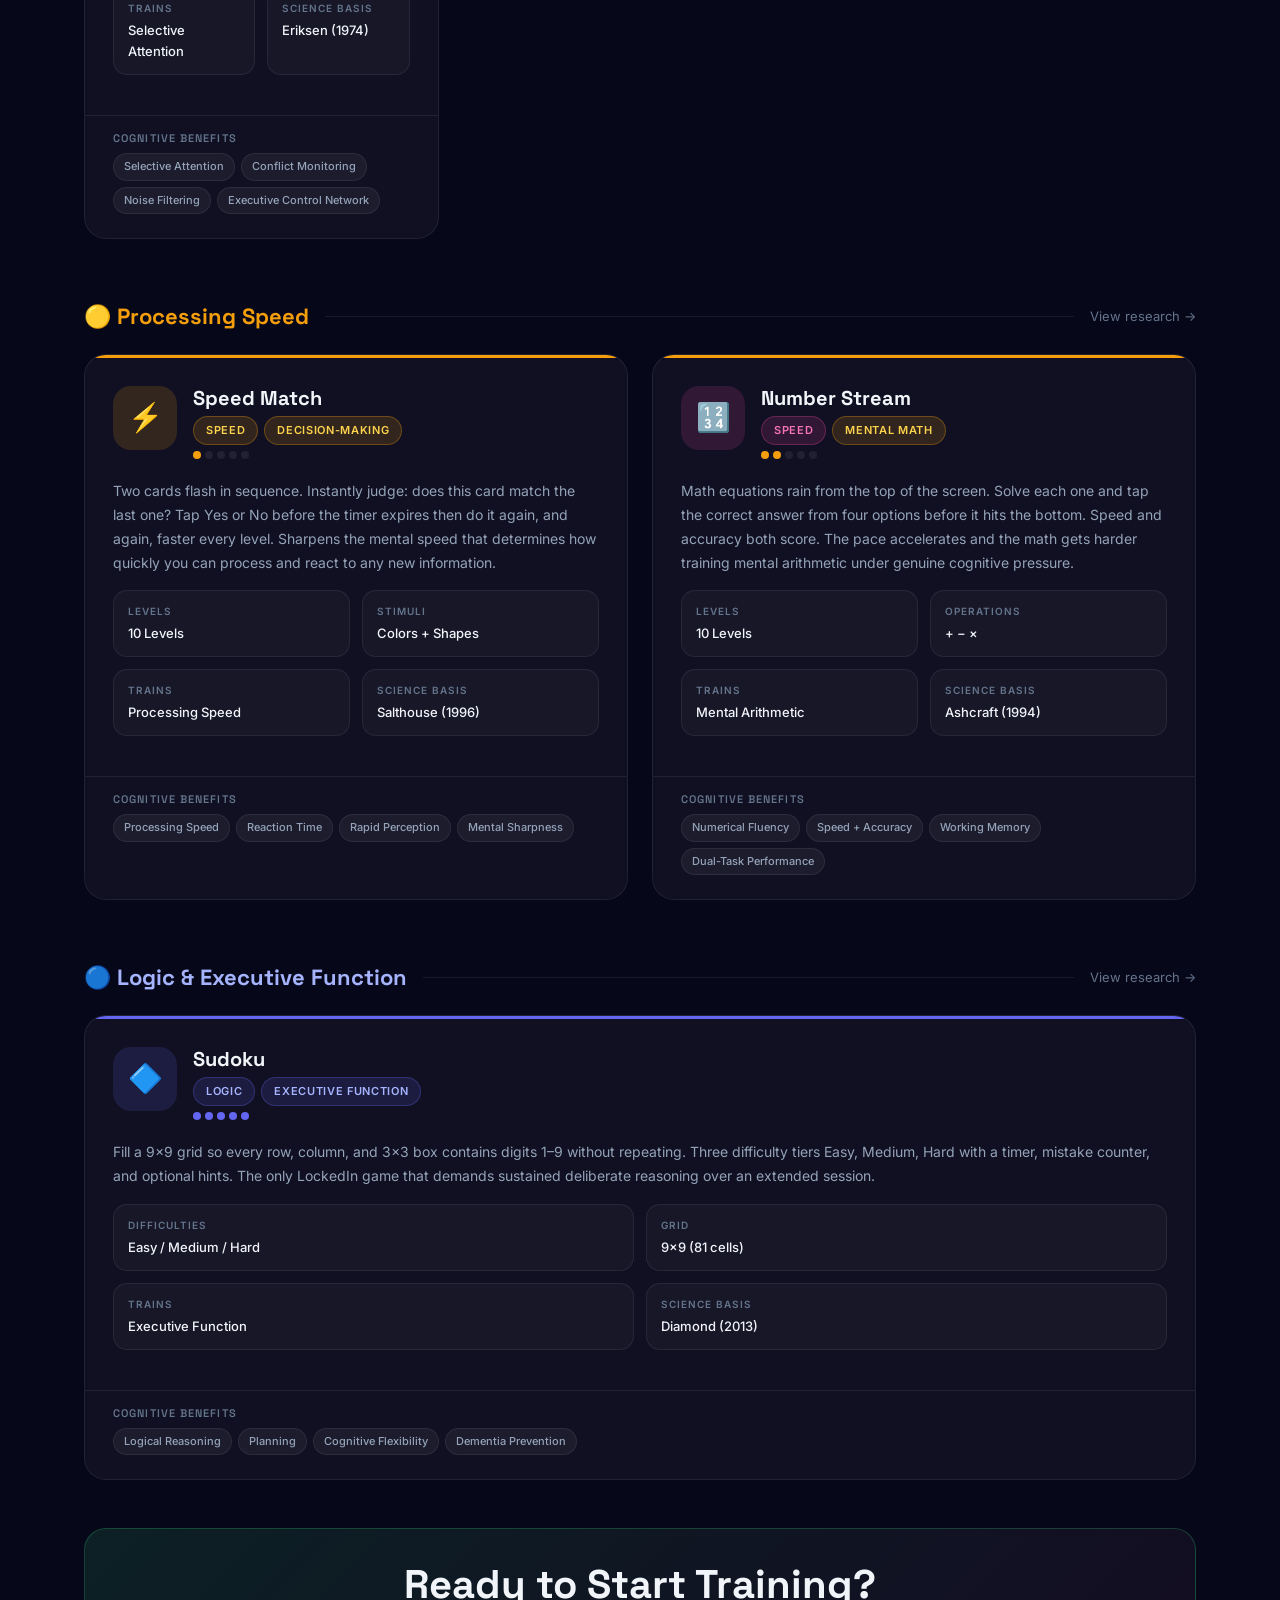
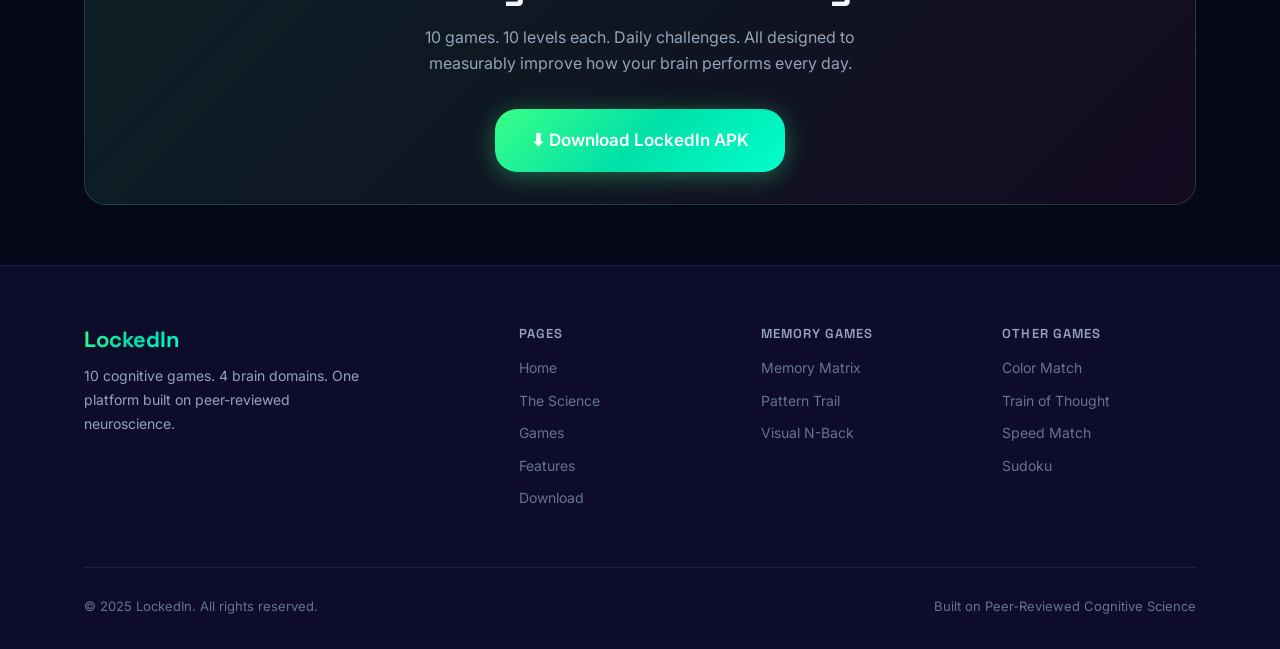
<file: games.html>
<!DOCTYPE html>
<html lang="en">
<head>
  <meta charset="UTF-8" />
  <meta name="viewport" content="width=device-width, initial-scale=1.0" />
  <title>LockedIn  Cognitive Training Games</title>
  <link rel="icon" href="appLogo.png" type="image/png" />
  <link rel="stylesheet" href="style.css" />
  <style>
    .page-hero {
      padding: 140px 0 80px;
      position: relative; overflow: hidden;
      text-align: center;
    }
    .page-hero h1 { font-size: clamp(36px, 6vw, 68px); margin-bottom: 20px; }
    .page-hero p { font-size: 18px; color: var(--text-2); max-width: 620px; margin: 0 auto; line-height: 1.7; }
    .page-hero-glow {
      position: absolute; width: 700px; height: 400px;
      background: radial-gradient(ellipse, rgba(57,255,136,0.12) 0%, transparent 70%);
      top: 50%; left: 50%; transform: translate(-50%,-50%);
      pointer-events: none;
    }

    /*  Domain pills  */
    .domain-pills { display: flex; gap: 16px; justify-content: center; flex-wrap: wrap; margin-bottom: 64px; }
    .domain-pill {
      display: flex; flex-direction: column; align-items: center;
      background: var(--card); border: 1px solid var(--border);
      border-radius: var(--r-lg); padding: 20px 28px; min-width: 140px;
      cursor: pointer; transition: var(--transition); text-decoration: none;
    }
    .domain-pill .icon { font-size: 28px; margin-bottom: 8px; }
    .domain-pill .label { font-size: 13px; font-weight: 600; }
    .domain-pill .count { font-size: 11px; color: var(--text-3); margin-top: 4px; }
    .domain-pill.memory:hover  { border-color: rgba(57,255,136,0.5); background: rgba(57,255,136,0.08); }
    .domain-pill.attention:hover { border-color: rgba(16,185,129,0.5); background: rgba(16,185,129,0.08); }
    .domain-pill.speed:hover   { border-color: rgba(245,158,11,0.5); background: rgba(245,158,11,0.08); }
    .domain-pill.logic:hover   { border-color: rgba(99,102,241,0.5); background: rgba(99,102,241,0.08); }

    /*  Games grid  */
    .games-grid { display: grid; grid-template-columns: repeat(auto-fit, minmax(340px, 1fr)); gap: 24px; }

    .game-card {
      background: var(--card); border: 1px solid var(--border);
      border-radius: var(--r-lg); overflow: hidden;
      transition: var(--transition); position: relative;
    }
    .game-card:hover { transform: translateY(-6px); box-shadow: 0 20px 60px rgba(0,0,0,0.4); }

    .game-card-top {
      padding: 28px 28px 0;
      display: flex; gap: 16px; align-items: flex-start;
    }
    .game-big-icon {
      width: 64px; height: 64px; border-radius: 18px;
      display: flex; align-items: center; justify-content: center;
      font-size: 28px; flex-shrink: 0;
    }
    .game-card-info { flex: 1; }
    .game-card-info h3 { font-size: 20px; margin-bottom: 6px; }
    .game-chips-row { display: flex; gap: 6px; flex-wrap: wrap; margin-bottom: 4px; }

    .game-card-body { padding: 20px 28px 24px; }
    .game-card-body .desc { font-size: 14px; color: var(--text-2); line-height: 1.7; margin-bottom: 16px; }

    .game-details-grid {
      display: grid; grid-template-columns: 1fr 1fr; gap: 12px;
      margin-bottom: 16px;
    }
    .game-detail {
      background: rgba(255,255,255,0.03);
      border: 1px solid var(--border);
      border-radius: var(--r); padding: 12px 14px;
    }
    .game-detail .detail-label { font-size: 10px; font-weight: 600; letter-spacing: 0.1em; text-transform: uppercase; color: var(--text-3); margin-bottom: 4px; }
    .game-detail .detail-val { font-size: 13px; font-weight: 500; color: var(--text); }

    .game-card-footer {
      padding: 16px 28px 24px;
      border-top: 1px solid var(--border);
    }
    .game-card-footer h4 { font-size: 11px; font-weight: 600; letter-spacing: 0.1em; text-transform: uppercase; color: var(--text-3); margin-bottom: 8px; }
    .benefit-tags { display: flex; flex-wrap: wrap; gap: 6px; }
    .benefit-tag {
      font-size: 11px; font-weight: 500; padding: 4px 10px;
      border-radius: 99px; background: rgba(255,255,255,0.05);
      border: 1px solid var(--border); color: var(--text-2);
    }

    /* color accents per game */
    .game-card.memory  .game-card-top { border-top: 3px solid #39FF88; }
    .game-card.attention .game-card-top { border-top: 3px solid #10B981; }
    .game-card.speed   .game-card-top { border-top: 3px solid #F59E0B; }
    .game-card.logic   .game-card-top { border-top: 3px solid #6366F1; }
    .game-card.daily   .game-card-top { border-top: 3px solid #EC4899; }

    /* difficulty dots */
    .diff-dots { display: flex; gap: 4px; margin-top: 6px; }
    .diff-dot { width: 8px; height: 8px; border-radius: 50%; background: var(--border); }
    .diff-dot.filled { background: var(--purple); }
    .game-card.speed .diff-dot.filled { background: var(--amber); }
    .game-card.logic .diff-dot.filled { background: var(--indigo); }
    .game-card.attention .diff-dot.filled { background: var(--emerald); }
    .game-card.daily .diff-dot.filled { background: var(--pink); }

    /*  Section label  */
    .domain-section-label {
      display: flex; align-items: center; gap: 16px;
      margin: 56px 0 24px;
    }
    .domain-section-label h2 { font-size: 22px; white-space: nowrap; }
    .domain-section-label .line { flex: 1; height: 1px; background: var(--border); }

    /*  How training works  */
    .training-flow { display: flex; gap: 0; margin: 48px 0; }
    .flow-step {
      flex: 1; text-align: center; padding: 0 16px;
      position: relative;
    }
    .flow-step::after {
      content: '→';
      position: absolute; right: -12px; top: 28px;
      color: var(--border-glow); font-size: 20px;
    }
    .flow-step:last-child::after { display: none; }
    .flow-num {
      width: 56px; height: 56px; border-radius: 50%;
      background: var(--grad); display: flex; align-items: center; justify-content: center;
      font-size: 20px; font-weight: 800; font-family: 'Space Grotesk',sans-serif;
      margin: 0 auto 14px;
    }
    .flow-step h4 { font-size: 15px; margin-bottom: 6px; }
    .flow-step p { font-size: 13px; color: var(--text-2); line-height: 1.5; }

    @media(max-width:768px){
      .games-grid{grid-template-columns:1fr;}
      .training-flow{flex-direction:column;gap:24px;}
      .flow-step::after{display:none;}
      .domain-pills{gap:10px;}
      .domain-pill{min-width:110px;padding:16px 18px;}
    }
  </style>
</head>
<body>

<!--  Navigation  -->
<nav>
  <div class="nav-inner">
    <a href="index.html" class="nav-logo">
      <div class="logo-icon"><img src="appLogo.png" alt="FocusPro" /></div>
      LockedIn
    </a>
    <div class="nav-links">
      <a href="index.html"    class="nav-link">Home</a>
      <a href="research.html" class="nav-link">Science</a>
      <a href="games.html"    class="nav-link">Games</a>
      <a href="features.html" class="nav-link">Features</a>
      <a href="download.html" class="nav-link nav-cta">⬇ Download APK</a>
    </div>
    <button class="fullscreen-btn" id="fullscreenBtn" title="Toggle fullscreen">
      <svg class="fs-icon fs-expand" xmlns="http://www.w3.org/2000/svg" viewBox="0 0 24 24" fill="none" stroke="currentColor" stroke-width="2" stroke-linecap="round" stroke-linejoin="round"><polyline points="15 3 21 3 21 9"/><polyline points="9 21 3 21 3 15"/><line x1="21" y1="3" x2="14" y2="10"/><line x1="3" y1="21" x2="10" y2="14"/></svg>
      <svg class="fs-icon fs-compress" xmlns="http://www.w3.org/2000/svg" viewBox="0 0 24 24" fill="none" stroke="currentColor" stroke-width="2" stroke-linecap="round" stroke-linejoin="round"><polyline points="4 14 10 14 10 20"/><polyline points="20 10 14 10 14 4"/><line x1="10" y1="14" x2="3" y2="21"/><line x1="21" y1="3" x2="14" y2="10"/></svg>
    </button>
    <button class="nav-toggle" id="navToggle">☰</button>
  </div>
  <div class="nav-mobile" id="mobileNav">
    <a href="index.html"    class="nav-link">Home</a>
    <a href="research.html" class="nav-link">Science</a>
    <a href="games.html"    class="nav-link">Games</a>
    <a href="features.html" class="nav-link">Features</a>
    <a href="download.html" class="nav-link nav-cta">⬇ Download APK</a>
  </div>
</nav>

<!--  Hero  -->
<div class="page-hero">
  <canvas id="heroCanvas"></canvas>
  <div class="page-hero-glow"></div>
  <div class="container" style="position:relative;z-index:1;">
    <span class="section-label">🎮 10 Cognitive Games</span>
    <h1>Train Smarter,<br><span class="gradient-text">Not Just Harder</span></h1>
    <p>Each game is a precision instrument targeting a specific cognitive system  built on validated neuropsychological paradigms and designed for daily engagement.</p>
  </div>
</div>

<!--  Domain overview  -->
<section class="section-sm">
  <div class="container">
    <div class="domain-pills reveal">
      <div class="domain-pill memory">
        <div class="icon">🟣</div>
        <div class="label" style="color:var(--purple-light)">Memory</div>
        <div class="count">3 games</div>
      </div>
      <div class="domain-pill attention">
        <div class="icon">🟢</div>
        <div class="label" style="color:var(--emerald)">Attention</div>
        <div class="count">4 games</div>
      </div>
      <div class="domain-pill speed">
        <div class="icon">🟡</div>
        <div class="label" style="color:var(--amber)">Speed</div>
        <div class="count">2 games</div>
      </div>
      <div class="domain-pill logic">
        <div class="icon">🔵</div>
        <div class="label" style="color:#A5B4FC">Logic</div>
        <div class="count">1 game</div>
      </div>
    </div>

    <!-- How Training Works -->
    <div class="card reveal" style="margin-bottom:48px;">
      <h3 style="font-size:20px;margin-bottom:8px;text-align:center;">How Cognitive Training Works</h3>
      <p style="font-size:14px;color:var(--text-2);text-align:center;margin-bottom:32px;">The science of cognitive improvement in 4 steps</p>
      <div class="training-flow">
        <div class="flow-step">
          <div class="flow-num">1</div>
          <h4>Challenge</h4>
          <p>Task demands exceed current ability  activating the brain's stress response and signaling for adaptation</p>
        </div>
        <div class="flow-step">
          <div class="flow-num">2</div>
          <h4>Strain</h4>
          <p>Neural circuits fire intensely under cognitive load  synaptic connections strengthen through long-term potentiation</p>
        </div>
        <div class="flow-step">
          <div class="flow-num">3</div>
          <h4>Adapt</h4>
          <p>The brain rewires: axons myelinate, dendrites branch, and the targeted network becomes structurally more efficient</p>
        </div>
        <div class="flow-step">
          <div class="flow-num">4</div>
          <h4>Transfer</h4>
          <p>Improvements in trained tasks generalize to untrained real-world tasks using the same neural circuits</p>
        </div>
      </div>
    </div>

    <!--  Memory Games  -->
    <div class="domain-section-label reveal">
      <h2 style="color:var(--purple-light);">🟣 Memory</h2>
      <div class="line"></div>
      <a href="research.html#section-memory" style="font-size:13px;color:var(--text-3);text-decoration:none;white-space:nowrap;">View research →</a>
    </div>

    <div class="games-grid">
      <!-- Memory Matrix -->
      <div class="game-card memory reveal reveal-delay-1">
        <div class="game-card-top">
          <div class="game-big-icon" style="background:rgba(57,255,136,0.15);">🔲</div>
          <div class="game-card-info">
            <h3>Memory Matrix</h3>
            <div class="game-chips-row">
              <span class="chip chip-purple">Memory</span>
              <span class="chip chip-blue">Visual-Spatial</span>
            </div>
            <div class="diff-dots">
              <div class="diff-dot filled"></div>
              <div class="diff-dot filled"></div>
              <div class="diff-dot"></div>
              <div class="diff-dot"></div>
              <div class="diff-dot"></div>
            </div>
          </div>
        </div>
        <div class="game-card-body">
          <p class="desc">A grid lights up with a pattern of cells. Memorize it  then recreate it perfectly from memory. Each level increases the grid size and sequence complexity, keeping your working memory operating at its ceiling.</p>
          <div class="game-details-grid">
            <div class="game-detail">
              <div class="detail-label">Levels</div>
              <div class="detail-val">10 Levels</div>
            </div>
            <div class="game-detail">
              <div class="detail-label">Grid Size</div>
              <div class="detail-val">3×3 → 4×4</div>
            </div>
            <div class="game-detail">
              <div class="detail-label">Trains</div>
              <div class="detail-val">Working Memory</div>
            </div>
            <div class="game-detail">
              <div class="detail-label">Science Basis</div>
              <div class="detail-val">Baddeley (1974)</div>
            </div>
          </div>
        </div>
        <div class="game-card-footer">
          <h4>Cognitive Benefits</h4>
          <div class="benefit-tags">
            <span class="benefit-tag">Working Memory Capacity</span>
            <span class="benefit-tag">Pattern Recognition</span>
            <span class="benefit-tag">Fluid Intelligence</span>
            <span class="benefit-tag">Focus Endurance</span>
          </div>
        </div>
      </div>

      <!-- Pattern Trail -->
      <div class="game-card memory reveal reveal-delay-2">
        <div class="game-card-top">
          <div class="game-big-icon" style="background:rgba(59,130,246,0.15);">🔵</div>
          <div class="game-card-info">
            <h3>Pattern Trail</h3>
            <div class="game-chips-row">
              <span class="chip chip-blue">Memory</span>
              <span class="chip chip-purple">Sequence</span>
            </div>
            <div class="diff-dots">
              <div class="diff-dot filled"></div>
              <div class="diff-dot filled"></div>
              <div class="diff-dot filled"></div>
              <div class="diff-dot"></div>
              <div class="diff-dot"></div>
            </div>
          </div>
        </div>
        <div class="game-card-body">
          <p class="desc">Dots appear one-by-one across a grid in a specific spatial order. Watch. Remember. Then tap them back in the exact sequence they appeared  from 3 dots on an easy level all the way to 12 dots on level 10.</p>
          <div class="game-details-grid">
            <div class="game-detail">
              <div class="detail-label">Levels</div>
              <div class="detail-val">10 Levels</div>
            </div>
            <div class="game-detail">
              <div class="detail-label">Sequence Length</div>
              <div class="detail-val">3 → 12 dots</div>
            </div>
            <div class="game-detail">
              <div class="detail-label">Trains</div>
              <div class="detail-val">Spatial Memory</div>
            </div>
            <div class="game-detail">
              <div class="detail-label">Science Basis</div>
              <div class="detail-val">Corsi (1972)</div>
            </div>
          </div>
        </div>
        <div class="game-card-footer">
          <h4>Cognitive Benefits</h4>
          <div class="benefit-tags">
            <span class="benefit-tag">Sequential Memory</span>
            <span class="benefit-tag">Spatial Navigation</span>
            <span class="benefit-tag">Hippocampal Strength</span>
            <span class="benefit-tag">Planning Ability</span>
          </div>
        </div>
      </div>

      <!-- Visual N-Back -->
      <div class="game-card daily reveal reveal-delay-3">
        <div class="game-card-top">
          <div class="game-big-icon" style="background:rgba(236,72,153,0.15);">🟪</div>
          <div class="game-card-info">
            <h3>Visual N-Back</h3>
            <div class="game-chips-row">
              <span class="chip chip-pink">Daily Challenge</span>
              <span class="chip chip-purple">Working Memory</span>
            </div>
            <div class="diff-dots">
              <div class="diff-dot filled"></div>
              <div class="diff-dot filled"></div>
              <div class="diff-dot filled"></div>
              <div class="diff-dot filled"></div>
              <div class="diff-dot"></div>
            </div>
          </div>
        </div>
        <div class="game-card-body">
          <p class="desc">A 3×3 grid lights up one cell at a time. Your task: judge whether the current cell matches the one that lit up 2 steps ago. 30 trials. 2 seconds each. Requires your working memory to constantly update  this is the most demanding game in LockedIn.</p>
          <div class="game-details-grid">
            <div class="game-detail">
              <div class="detail-label">Format</div>
              <div class="detail-val">30 Trials / Day</div>
            </div>
            <div class="game-detail">
              <div class="detail-label">Window</div>
              <div class="detail-val">2 sec / trial</div>
            </div>
            <div class="game-detail">
              <div class="detail-label">Trains</div>
              <div class="detail-val">Fluid Intelligence</div>
            </div>
            <div class="game-detail">
              <div class="detail-label">Science Basis</div>
              <div class="detail-val">Jaeggi (2008)</div>
            </div>
          </div>
        </div>
        <div class="game-card-footer">
          <h4>Cognitive Benefits</h4>
          <div class="benefit-tags">
            <span class="benefit-tag">Fluid Intelligence</span>
            <span class="benefit-tag">WM Updating Speed</span>
            <span class="benefit-tag">Sustained Attention</span>
            <span class="benefit-tag">ADHD Reduction</span>
          </div>
        </div>
      </div>
    </div>

    <!--  Attention Games  -->
    <div class="domain-section-label reveal" style="margin-top:64px;">
      <h2 style="color:var(--emerald);">🟢 Attention</h2>
      <div class="line"></div>
      <a href="research.html#section-attention" style="font-size:13px;color:var(--text-3);text-decoration:none;white-space:nowrap;">View research →</a>
    </div>

    <div class="games-grid">
      <!-- Color Match -->
      <div class="game-card attention reveal reveal-delay-1">
        <div class="game-card-top">
          <div class="game-big-icon" style="background:rgba(16,185,129,0.15);">🎨</div>
          <div class="game-card-info">
            <h3>Color Match</h3>
            <div class="game-chips-row">
              <span class="chip chip-emerald">Attention</span>
              <span class="chip chip-emerald">Stroop Task</span>
            </div>
            <div class="diff-dots">
              <div class="diff-dot filled"></div>
              <div class="diff-dot filled"></div>
              <div class="diff-dot"></div>
              <div class="diff-dot"></div>
              <div class="diff-dot"></div>
            </div>
          </div>
        </div>
        <div class="game-card-body">
          <p class="desc">The word "RED" appears in blue ink. Tap the button that matches the ink color  not the word. Your brain's automatic reading instinct fights against you. Levels progress from color matching to shape matching to both simultaneously.</p>
          <div class="game-details-grid">
            <div class="game-detail">
              <div class="detail-label">Levels</div>
              <div class="detail-val">10 Levels</div>
            </div>
            <div class="game-detail">
              <div class="detail-label">Conflict Type</div>
              <div class="detail-val">Color + Shape</div>
            </div>
            <div class="game-detail">
              <div class="detail-label">Trains</div>
              <div class="detail-val">Inhibitory Control</div>
            </div>
            <div class="game-detail">
              <div class="detail-label">Science Basis</div>
              <div class="detail-val">Stroop (1935)</div>
            </div>
          </div>
        </div>
        <div class="game-card-footer">
          <h4>Cognitive Benefits</h4>
          <div class="benefit-tags">
            <span class="benefit-tag">Inhibitory Control</span>
            <span class="benefit-tag">Cognitive Flexibility</span>
            <span class="benefit-tag">Distraction Resistance</span>
            <span class="benefit-tag">ACC Strengthening</span>
          </div>
        </div>
      </div>

      <!-- Train of Thought -->
      <div class="game-card attention reveal reveal-delay-2">
        <div class="game-card-top">
          <div class="game-big-icon" style="background:rgba(91,143,255,0.15);">🚂</div>
          <div class="game-card-info">
            <h3>Train of Thought</h3>
            <div class="game-chips-row">
              <span class="chip chip-blue">Attention</span>
              <span class="chip chip-blue">Multi-Tracking</span>
            </div>
            <div class="diff-dots">
              <div class="diff-dot filled"></div>
              <div class="diff-dot filled"></div>
              <div class="diff-dot"></div>
              <div class="diff-dot"></div>
              <div class="diff-dot"></div>
            </div>
          </div>
        </div>
        <div class="game-card-body">
          <p class="desc">Colored trains race toward colored stations on a branching track network. Tap junctions to switch tracks and route each train to its matching station  before it crashes. Multiple trains run simultaneously, demanding divided attention across moving objects in real-time.</p>
          <div class="game-details-grid">
            <div class="game-detail">
              <div class="detail-label">Levels</div>
              <div class="detail-val">10 Levels</div>
            </div>
            <div class="game-detail">
              <div class="detail-label">Simultaneous Objects</div>
              <div class="detail-val">Up to 6</div>
            </div>
            <div class="game-detail">
              <div class="detail-label">Trains</div>
              <div class="detail-val">Multi-Object Tracking</div>
            </div>
            <div class="game-detail">
              <div class="detail-label">Science Basis</div>
              <div class="detail-val">Pylyshyn (1988)</div>
            </div>
          </div>
        </div>
        <div class="game-card-footer">
          <h4>Cognitive Benefits</h4>
          <div class="benefit-tags">
            <span class="benefit-tag">Divided Attention</span>
            <span class="benefit-tag">Attentional Capacity</span>
            <span class="benefit-tag">Spatial Reasoning</span>
            <span class="benefit-tag">Multi-Tasking</span>
          </div>
        </div>
      </div>

      <!-- Go No-Go -->
      <div class="game-card daily reveal reveal-delay-3">
        <div class="game-card-top">
          <div class="game-big-icon" style="background:rgba(16,185,129,0.12);">🟢</div>
          <div class="game-card-info">
            <h3>Go / No-Go</h3>
            <div class="game-chips-row">
              <span class="chip chip-pink">Daily Challenge</span>
              <span class="chip chip-emerald">Impulse Control</span>
            </div>
            <div class="diff-dots">
              <div class="diff-dot filled"></div>
              <div class="diff-dot filled"></div>
              <div class="diff-dot"></div>
              <div class="diff-dot"></div>
              <div class="diff-dot"></div>
            </div>
          </div>
        </div>
        <div class="game-card-body">
          <p class="desc">Tap the green circle. Never tap the red one. Straightforward  until the pace doubles and your trigger finger itches. This game directly trains the brain's "stop signal" circuit in the right inferior frontal cortex, the same system ADHD weakens.</p>
          <div class="game-details-grid">
            <div class="game-detail">
              <div class="detail-label">Format</div>
              <div class="detail-val">60-Second Session</div>
            </div>
            <div class="game-detail">
              <div class="detail-label">Pace</div>
              <div class="detail-val">Doubles Over Time</div>
            </div>
            <div class="game-detail">
              <div class="detail-label">Trains</div>
              <div class="detail-val">Response Inhibition</div>
            </div>
            <div class="game-detail">
              <div class="detail-label">Science Basis</div>
              <div class="detail-val">Aron (2005)</div>
            </div>
          </div>
        </div>
        <div class="game-card-footer">
          <h4>Cognitive Benefits</h4>
          <div class="benefit-tags">
            <span class="benefit-tag">Response Inhibition</span>
            <span class="benefit-tag">Impulse Control</span>
            <span class="benefit-tag">ADHD Symptom Reduction</span>
            <span class="benefit-tag">rIFC Strengthening</span>
          </div>
        </div>
      </div>

      <!-- Flanker -->
      <div class="game-card daily reveal reveal-delay-1">
        <div class="game-card-top">
          <div class="game-big-icon" style="background:rgba(6,182,212,0.15);">↔️</div>
          <div class="game-card-info">
            <h3>Flanker Task</h3>
            <div class="game-chips-row">
              <span class="chip chip-pink">Daily Challenge</span>
              <span class="chip chip-cyan">Selective Attention</span>
            </div>
            <div class="diff-dots">
              <div class="diff-dot filled"></div>
              <div class="diff-dot filled"></div>
              <div class="diff-dot"></div>
              <div class="diff-dot"></div>
              <div class="diff-dot"></div>
            </div>
          </div>
        </div>
        <div class="game-card-body">
          <p class="desc">Five arrows. Only the center one matters. Respond to its direction  left or right  while ignoring the surrounding four flanker arrows that either agree or deliberately mislead. Incongruent trials force your anterior cingulate cortex to resolve attentional conflict.</p>
          <div class="game-details-grid">
            <div class="game-detail">
              <div class="detail-label">Trials</div>
              <div class="detail-val">30 Trials / Day</div>
            </div>
            <div class="game-detail">
              <div class="detail-label">Trial Types</div>
              <div class="detail-val">Congruent + Incongruent</div>
            </div>
            <div class="game-detail">
              <div class="detail-label">Trains</div>
              <div class="detail-val">Selective Attention</div>
            </div>
            <div class="game-detail">
              <div class="detail-label">Science Basis</div>
              <div class="detail-val">Eriksen (1974)</div>
            </div>
          </div>
        </div>
        <div class="game-card-footer">
          <h4>Cognitive Benefits</h4>
          <div class="benefit-tags">
            <span class="benefit-tag">Selective Attention</span>
            <span class="benefit-tag">Conflict Monitoring</span>
            <span class="benefit-tag">Noise Filtering</span>
            <span class="benefit-tag">Executive Control Network</span>
          </div>
        </div>
      </div>
    </div>

    <!--  Speed Games  -->
    <div class="domain-section-label reveal" style="margin-top:64px;">
      <h2 style="color:var(--amber);">🟡 Processing Speed</h2>
      <div class="line"></div>
      <a href="research.html#section-speed" style="font-size:13px;color:var(--text-3);text-decoration:none;white-space:nowrap;">View research →</a>
    </div>

    <div class="games-grid">
      <!-- Speed Match -->
      <div class="game-card speed reveal reveal-delay-1">
        <div class="game-card-top">
          <div class="game-big-icon" style="background:rgba(245,158,11,0.15);">⚡</div>
          <div class="game-card-info">
            <h3>Speed Match</h3>
            <div class="game-chips-row">
              <span class="chip chip-amber">Speed</span>
              <span class="chip chip-amber">Decision-Making</span>
            </div>
            <div class="diff-dots">
              <div class="diff-dot filled"></div>
              <div class="diff-dot"></div>
              <div class="diff-dot"></div>
              <div class="diff-dot"></div>
              <div class="diff-dot"></div>
            </div>
          </div>
        </div>
        <div class="game-card-body">
          <p class="desc">Two cards flash in sequence. Instantly judge: does this card match the last one? Tap Yes or No before the timer expires  then do it again, and again, faster every level. Sharpens the mental speed that determines how quickly you can process and react to any new information.</p>
          <div class="game-details-grid">
            <div class="game-detail">
              <div class="detail-label">Levels</div>
              <div class="detail-val">10 Levels</div>
            </div>
            <div class="game-detail">
              <div class="detail-label">Stimuli</div>
              <div class="detail-val">Colors + Shapes</div>
            </div>
            <div class="game-detail">
              <div class="detail-label">Trains</div>
              <div class="detail-val">Processing Speed</div>
            </div>
            <div class="game-detail">
              <div class="detail-label">Science Basis</div>
              <div class="detail-val">Salthouse (1996)</div>
            </div>
          </div>
        </div>
        <div class="game-card-footer">
          <h4>Cognitive Benefits</h4>
          <div class="benefit-tags">
            <span class="benefit-tag">Processing Speed</span>
            <span class="benefit-tag">Reaction Time</span>
            <span class="benefit-tag">Rapid Perception</span>
            <span class="benefit-tag">Mental Sharpness</span>
          </div>
        </div>
      </div>

      <!-- Number Stream -->
      <div class="game-card speed reveal reveal-delay-2">
        <div class="game-card-top">
          <div class="game-big-icon" style="background:rgba(236,72,153,0.15);">🔢</div>
          <div class="game-card-info">
            <h3>Number Stream</h3>
            <div class="game-chips-row">
              <span class="chip chip-pink">Speed</span>
              <span class="chip chip-amber">Mental Math</span>
            </div>
            <div class="diff-dots">
              <div class="diff-dot filled"></div>
              <div class="diff-dot filled"></div>
              <div class="diff-dot"></div>
              <div class="diff-dot"></div>
              <div class="diff-dot"></div>
            </div>
          </div>
        </div>
        <div class="game-card-body">
          <p class="desc">Math equations rain from the top of the screen. Solve each one and tap the correct answer from four options before it hits the bottom. Speed and accuracy both score. The pace accelerates and the math gets harder  training mental arithmetic under genuine cognitive pressure.</p>
          <div class="game-details-grid">
            <div class="game-detail">
              <div class="detail-label">Levels</div>
              <div class="detail-val">10 Levels</div>
            </div>
            <div class="game-detail">
              <div class="detail-label">Operations</div>
              <div class="detail-val">+  −  ×</div>
            </div>
            <div class="game-detail">
              <div class="detail-label">Trains</div>
              <div class="detail-val">Mental Arithmetic</div>
            </div>
            <div class="game-detail">
              <div class="detail-label">Science Basis</div>
              <div class="detail-val">Ashcraft (1994)</div>
            </div>
          </div>
        </div>
        <div class="game-card-footer">
          <h4>Cognitive Benefits</h4>
          <div class="benefit-tags">
            <span class="benefit-tag">Numerical Fluency</span>
            <span class="benefit-tag">Speed + Accuracy</span>
            <span class="benefit-tag">Working Memory</span>
            <span class="benefit-tag">Dual-Task Performance</span>
          </div>
        </div>
      </div>
    </div>

    <!--  Logic Games  -->
    <div class="domain-section-label reveal" style="margin-top:64px;">
      <h2 style="color:#A5B4FC;">🔵 Logic &amp; Executive Function</h2>
      <div class="line"></div>
      <a href="research.html#section-logic" style="font-size:13px;color:var(--text-3);text-decoration:none;white-space:nowrap;">View research →</a>
    </div>

    <div class="games-grid">
      <!-- Sudoku -->
      <div class="game-card logic reveal reveal-delay-1">
        <div class="game-card-top">
          <div class="game-big-icon" style="background:rgba(99,102,241,0.15);">🔷</div>
          <div class="game-card-info">
            <h3>Sudoku</h3>
            <div class="game-chips-row">
              <span class="chip chip-indigo">Logic</span>
              <span class="chip chip-indigo">Executive Function</span>
            </div>
            <div class="diff-dots">
              <div class="diff-dot filled"></div>
              <div class="diff-dot filled"></div>
              <div class="diff-dot filled"></div>
              <div class="diff-dot filled"></div>
              <div class="diff-dot filled"></div>
            </div>
          </div>
        </div>
        <div class="game-card-body">
          <p class="desc">Fill a 9×9 grid so every row, column, and 3×3 box contains digits 1–9 without repeating. Three difficulty tiers  Easy, Medium, Hard  with a timer, mistake counter, and optional hints. The only LockedIn game that demands sustained deliberate reasoning over an extended session.</p>
          <div class="game-details-grid">
            <div class="game-detail">
              <div class="detail-label">Difficulties</div>
              <div class="detail-val">Easy / Medium / Hard</div>
            </div>
            <div class="game-detail">
              <div class="detail-label">Grid</div>
              <div class="detail-val">9×9 (81 cells)</div>
            </div>
            <div class="game-detail">
              <div class="detail-label">Trains</div>
              <div class="detail-val">Executive Function</div>
            </div>
            <div class="game-detail">
              <div class="detail-label">Science Basis</div>
              <div class="detail-val">Diamond (2013)</div>
            </div>
          </div>
        </div>
        <div class="game-card-footer">
          <h4>Cognitive Benefits</h4>
          <div class="benefit-tags">
            <span class="benefit-tag">Logical Reasoning</span>
            <span class="benefit-tag">Planning</span>
            <span class="benefit-tag">Cognitive Flexibility</span>
            <span class="benefit-tag">Dementia Prevention</span>
          </div>
        </div>
      </div>
    </div>

    <!-- CTA -->
    <div class="card text-center mt-48 reveal" style="background:linear-gradient(135deg,rgba(57,255,136,0.1),rgba(236,72,153,0.06));border-color:rgba(57,255,136,0.2);">
      <h2 style="font-size:clamp(24px,3.5vw,40px);margin-bottom:16px;">Ready to Start Training?</h2>
      <p style="color:var(--text-2);max-width:520px;margin:0 auto 32px;font-size:16px;">10 games. 10 levels each. Daily challenges. All designed to measurably improve how your brain performs every day.</p>
      <a href="download.html" class="btn btn-primary btn-lg">⬇ Download LockedIn APK</a>
    </div>
  </div>
</section>

<!--  Footer  -->
<footer>
  <div class="container">
    <div class="footer-grid">
      <div class="footer-brand">
        <h3><span class="gradient-text">LockedIn</span></h3>
        <p>10 cognitive games. 4 brain domains. One platform built on peer-reviewed neuroscience.</p>
      </div>
      <div class="footer-col">
        <h4>Pages</h4>
        <a href="index.html">Home</a>
        <a href="research.html">The Science</a>
        <a href="games.html">Games</a>
        <a href="features.html">Features</a>
        <a href="download.html">Download</a>
      </div>
      <div class="footer-col">
        <h4>Memory Games</h4>
        <a href="#memory-matrix">Memory Matrix</a>
        <a href="#pattern-trail">Pattern Trail</a>
        <a href="#n-back">Visual N-Back</a>
      </div>
      <div class="footer-col">
        <h4>Other Games</h4>
        <a href="#color-match">Color Match</a>
        <a href="#train-of-thought">Train of Thought</a>
        <a href="#speed-match">Speed Match</a>
        <a href="#sudoku">Sudoku</a>
      </div>
    </div>
    <div class="footer-bottom">
      <span>© 2025 LockedIn. All rights reserved.</span>
      <span>Built on Peer-Reviewed Cognitive Science</span>
    </div>
  </div>
</footer>

<script src="main.js"></script>
</body>
</html>
</file>
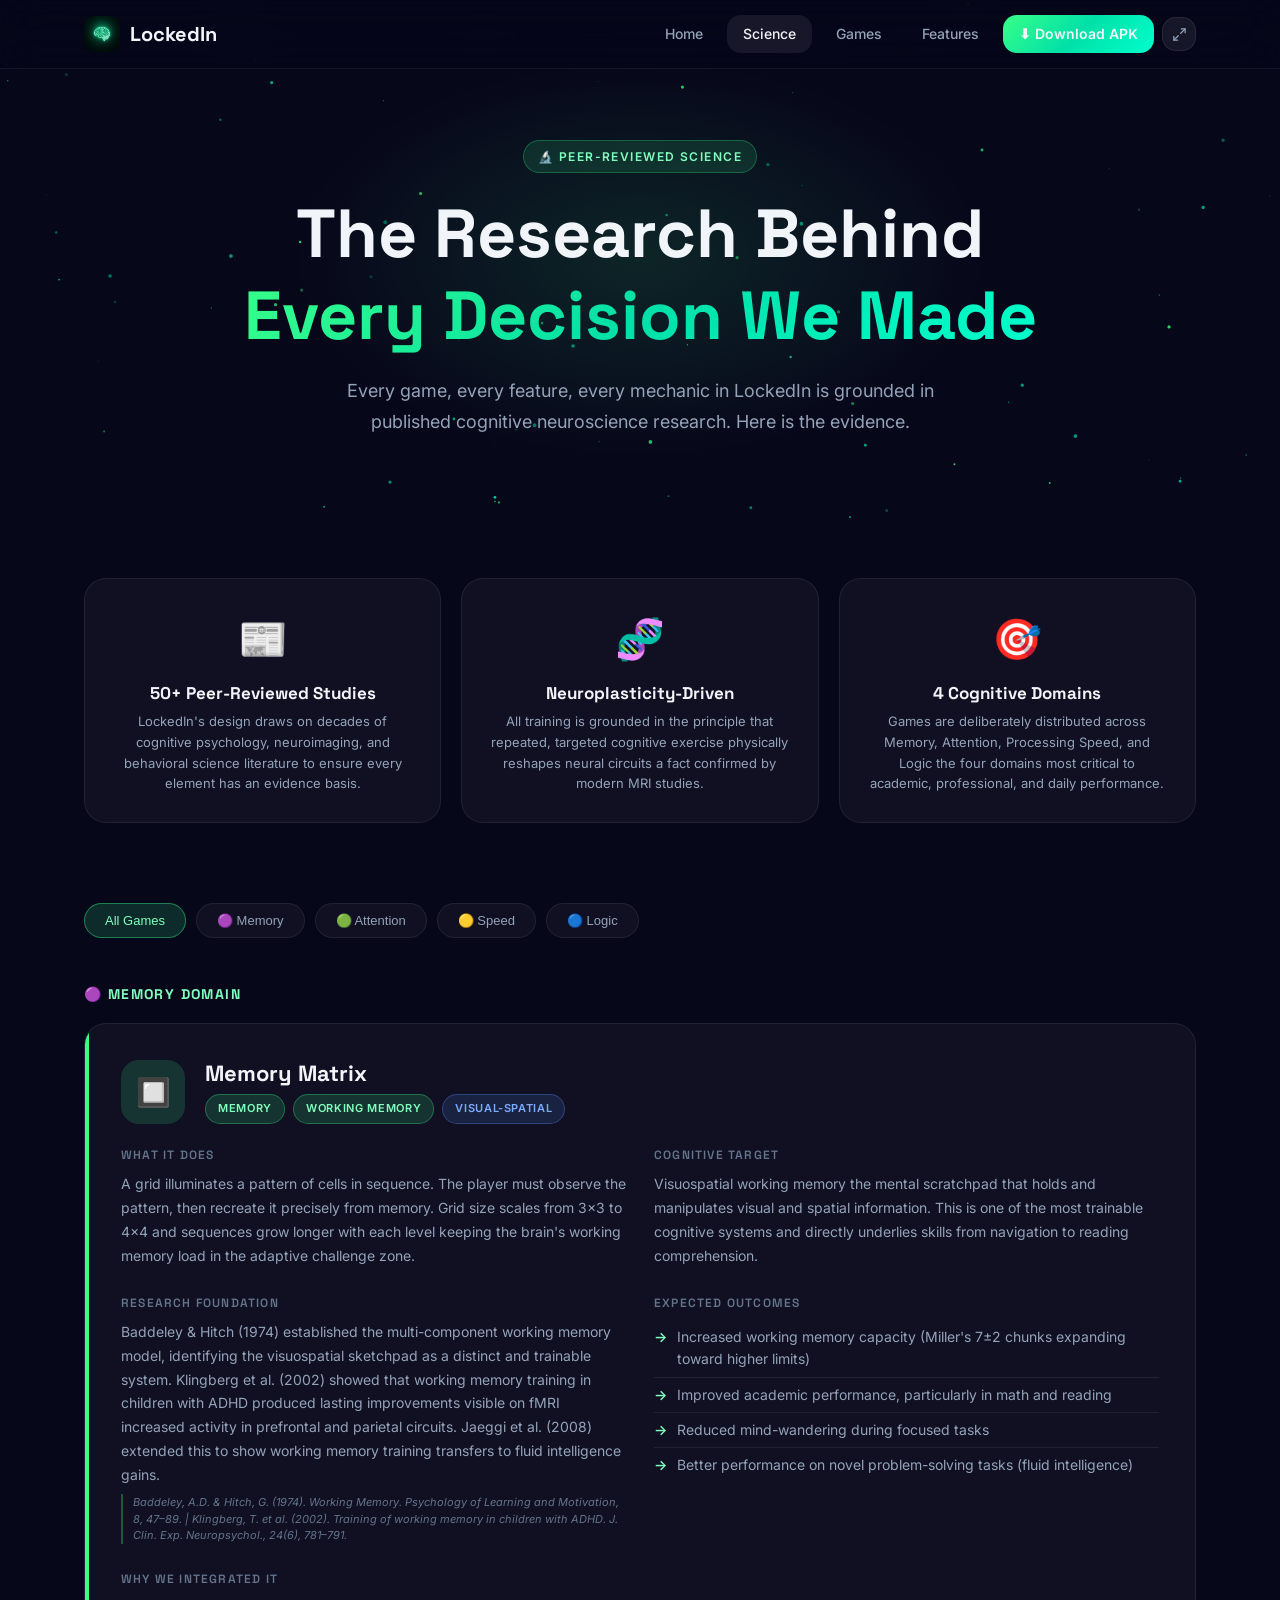
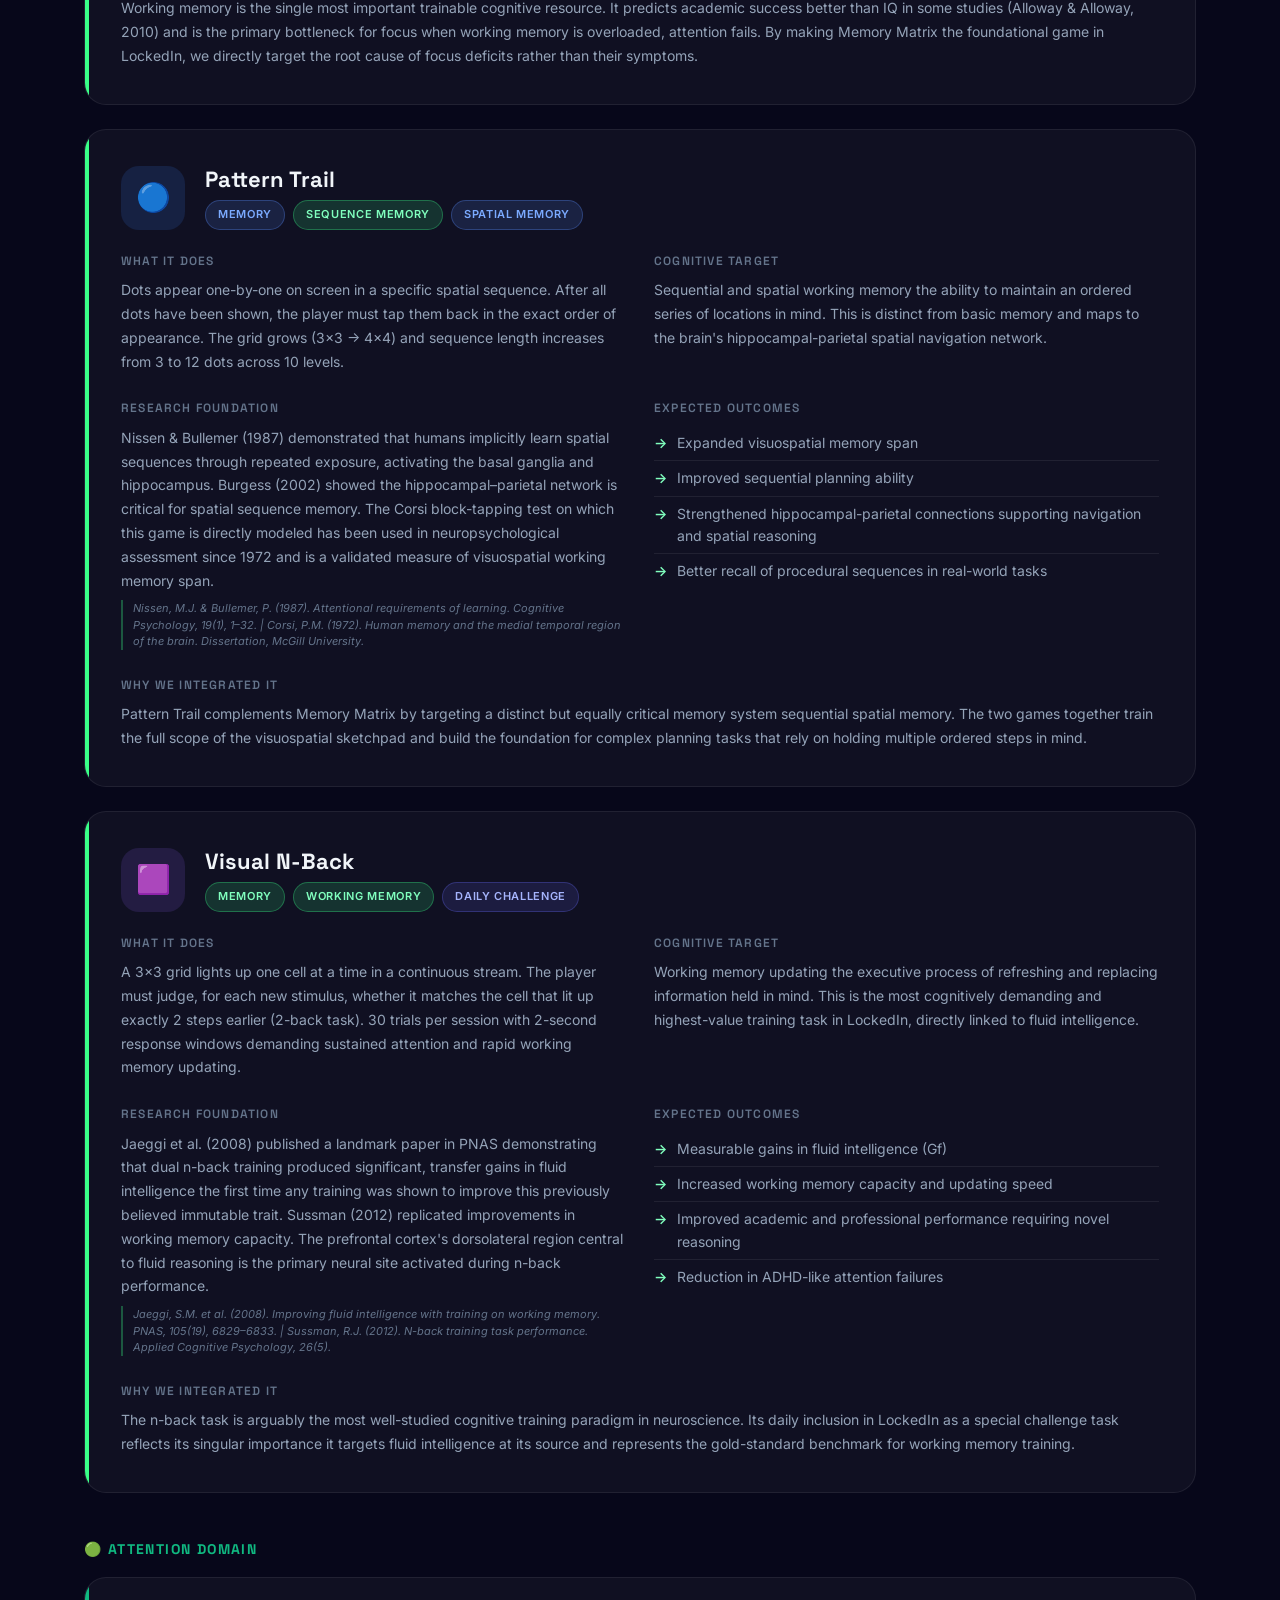
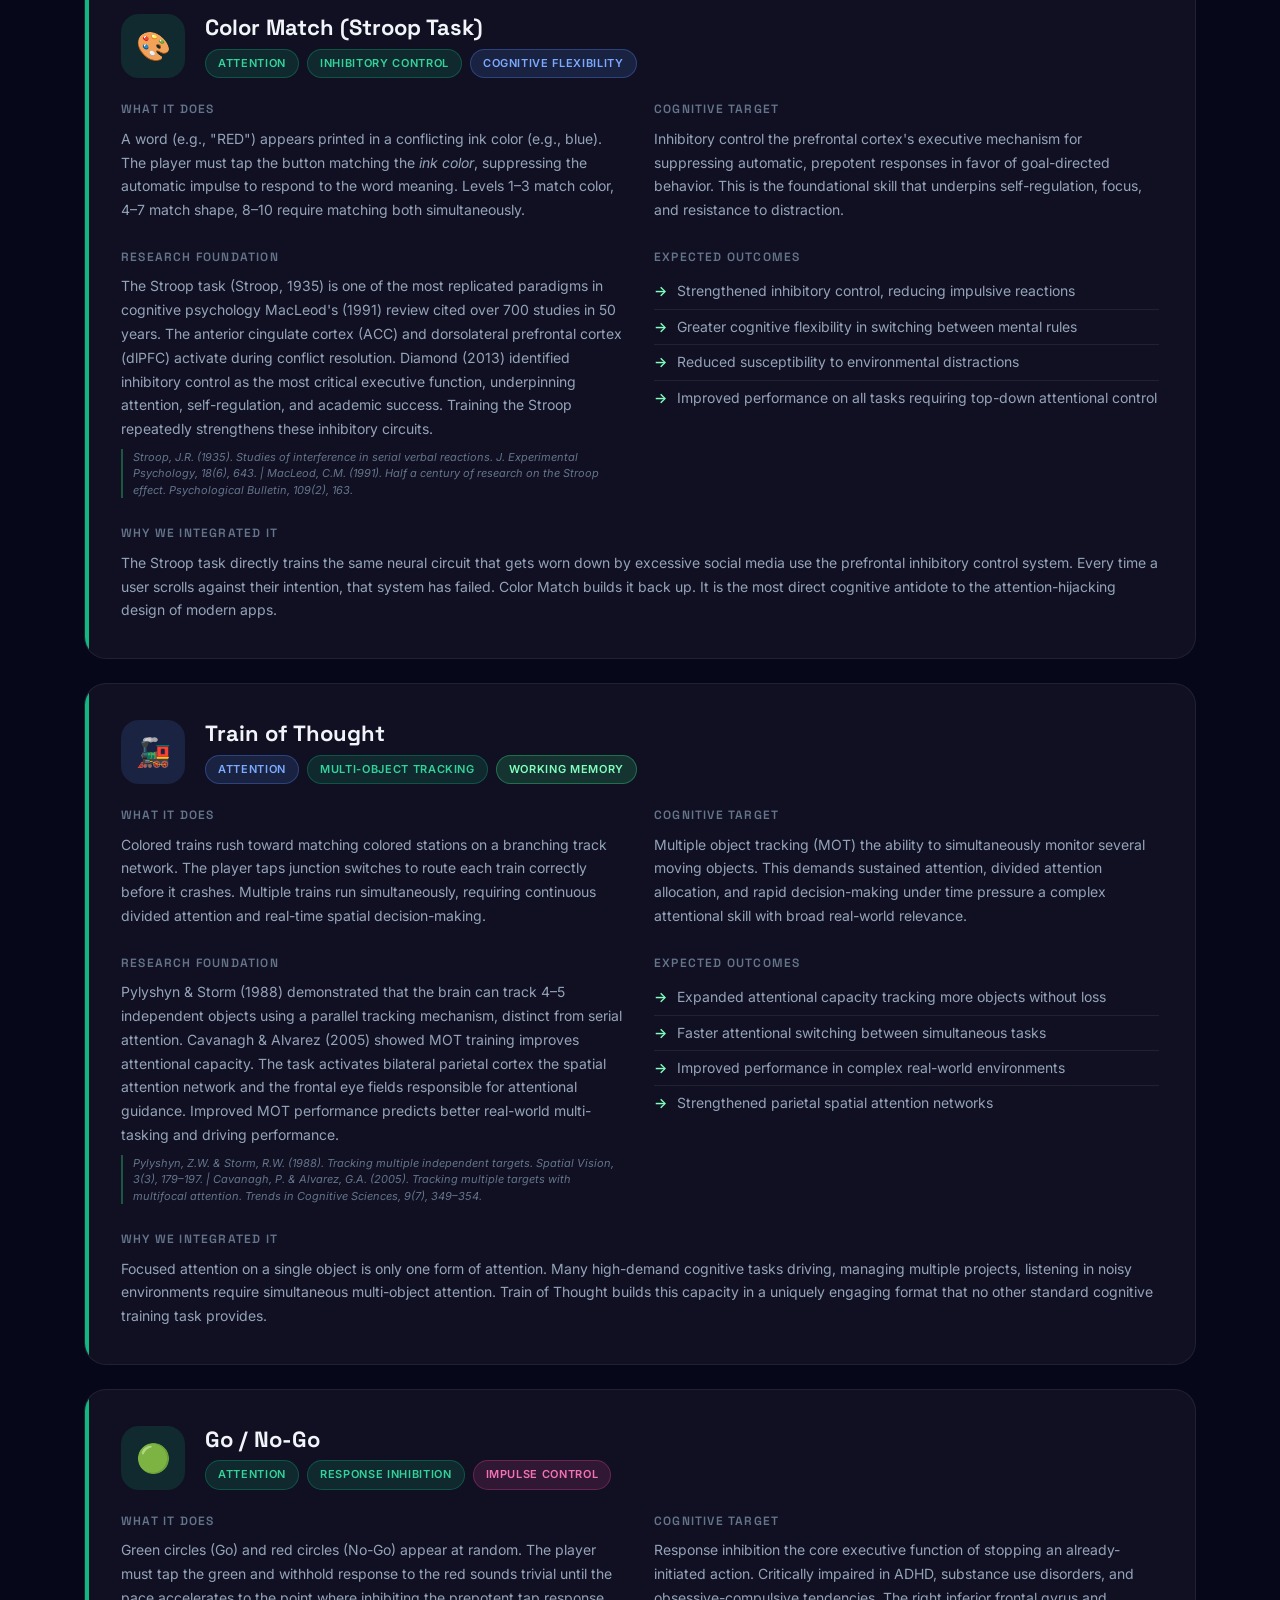
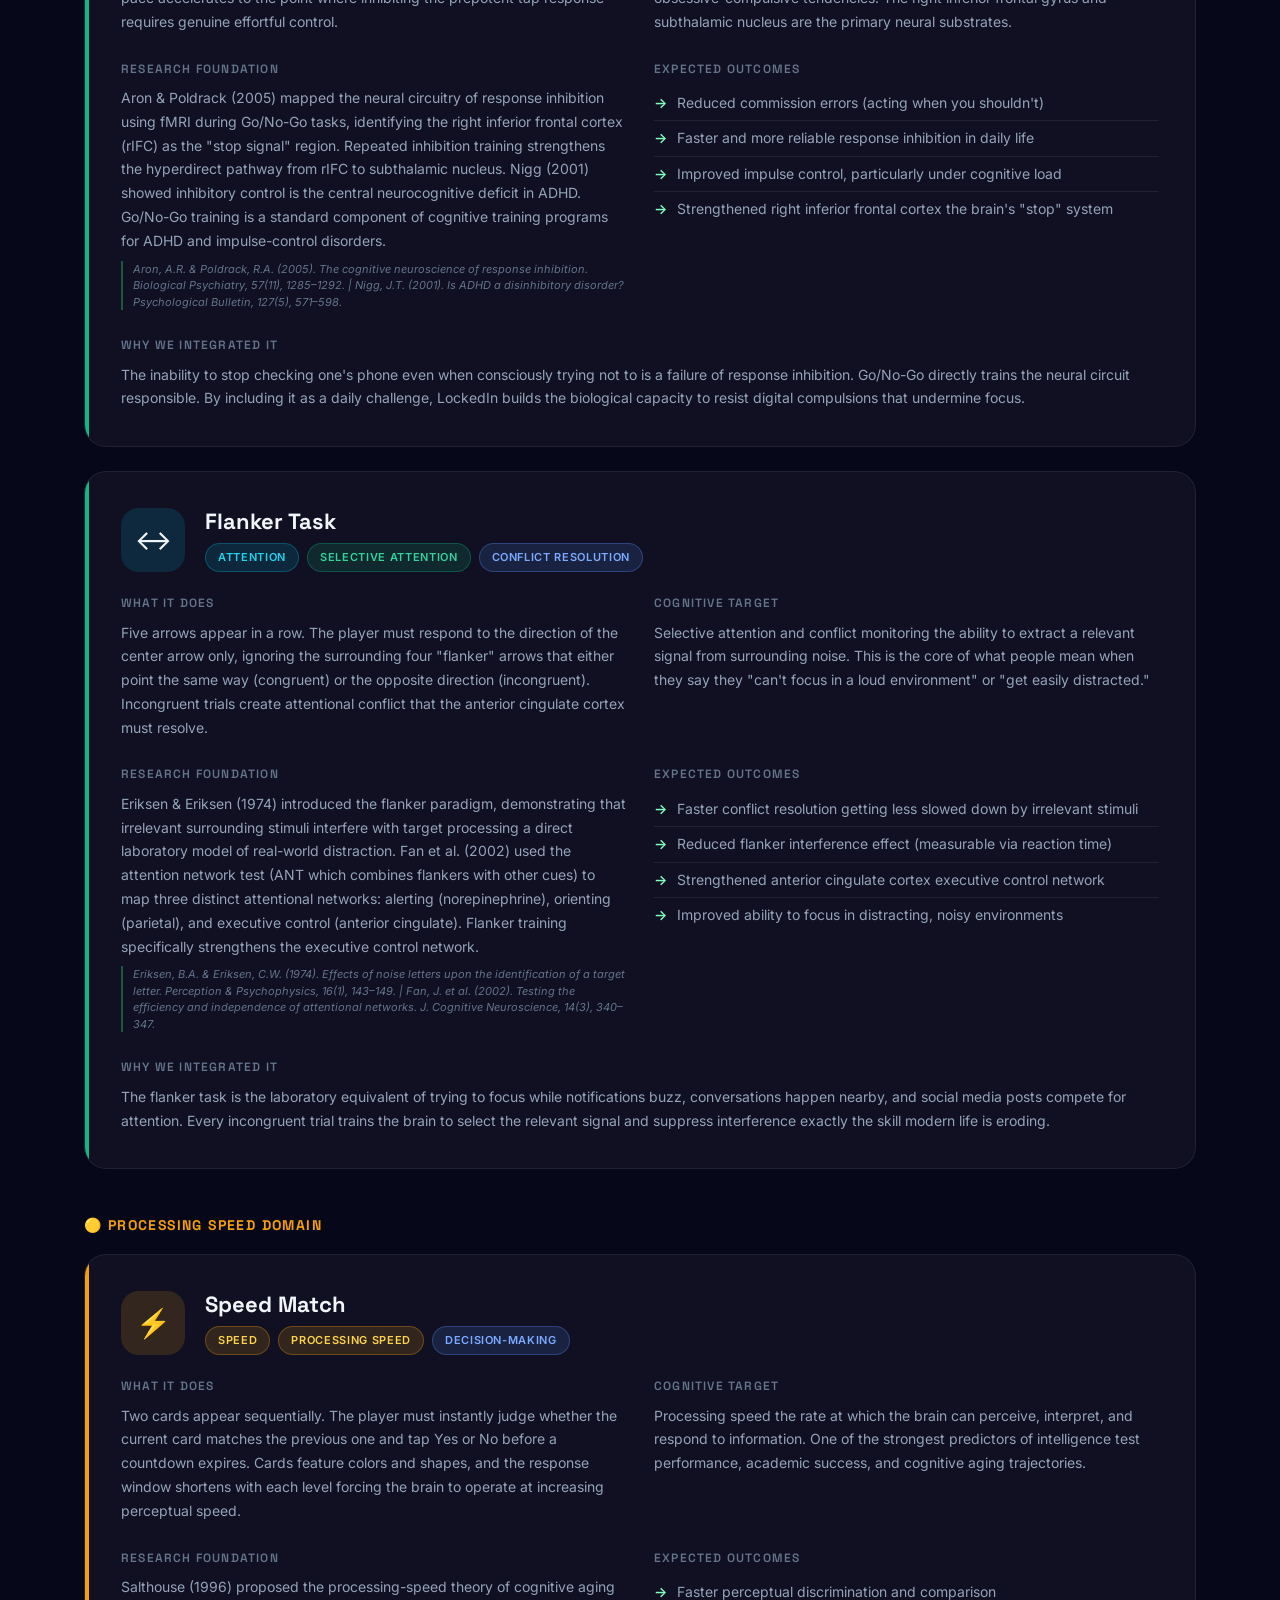
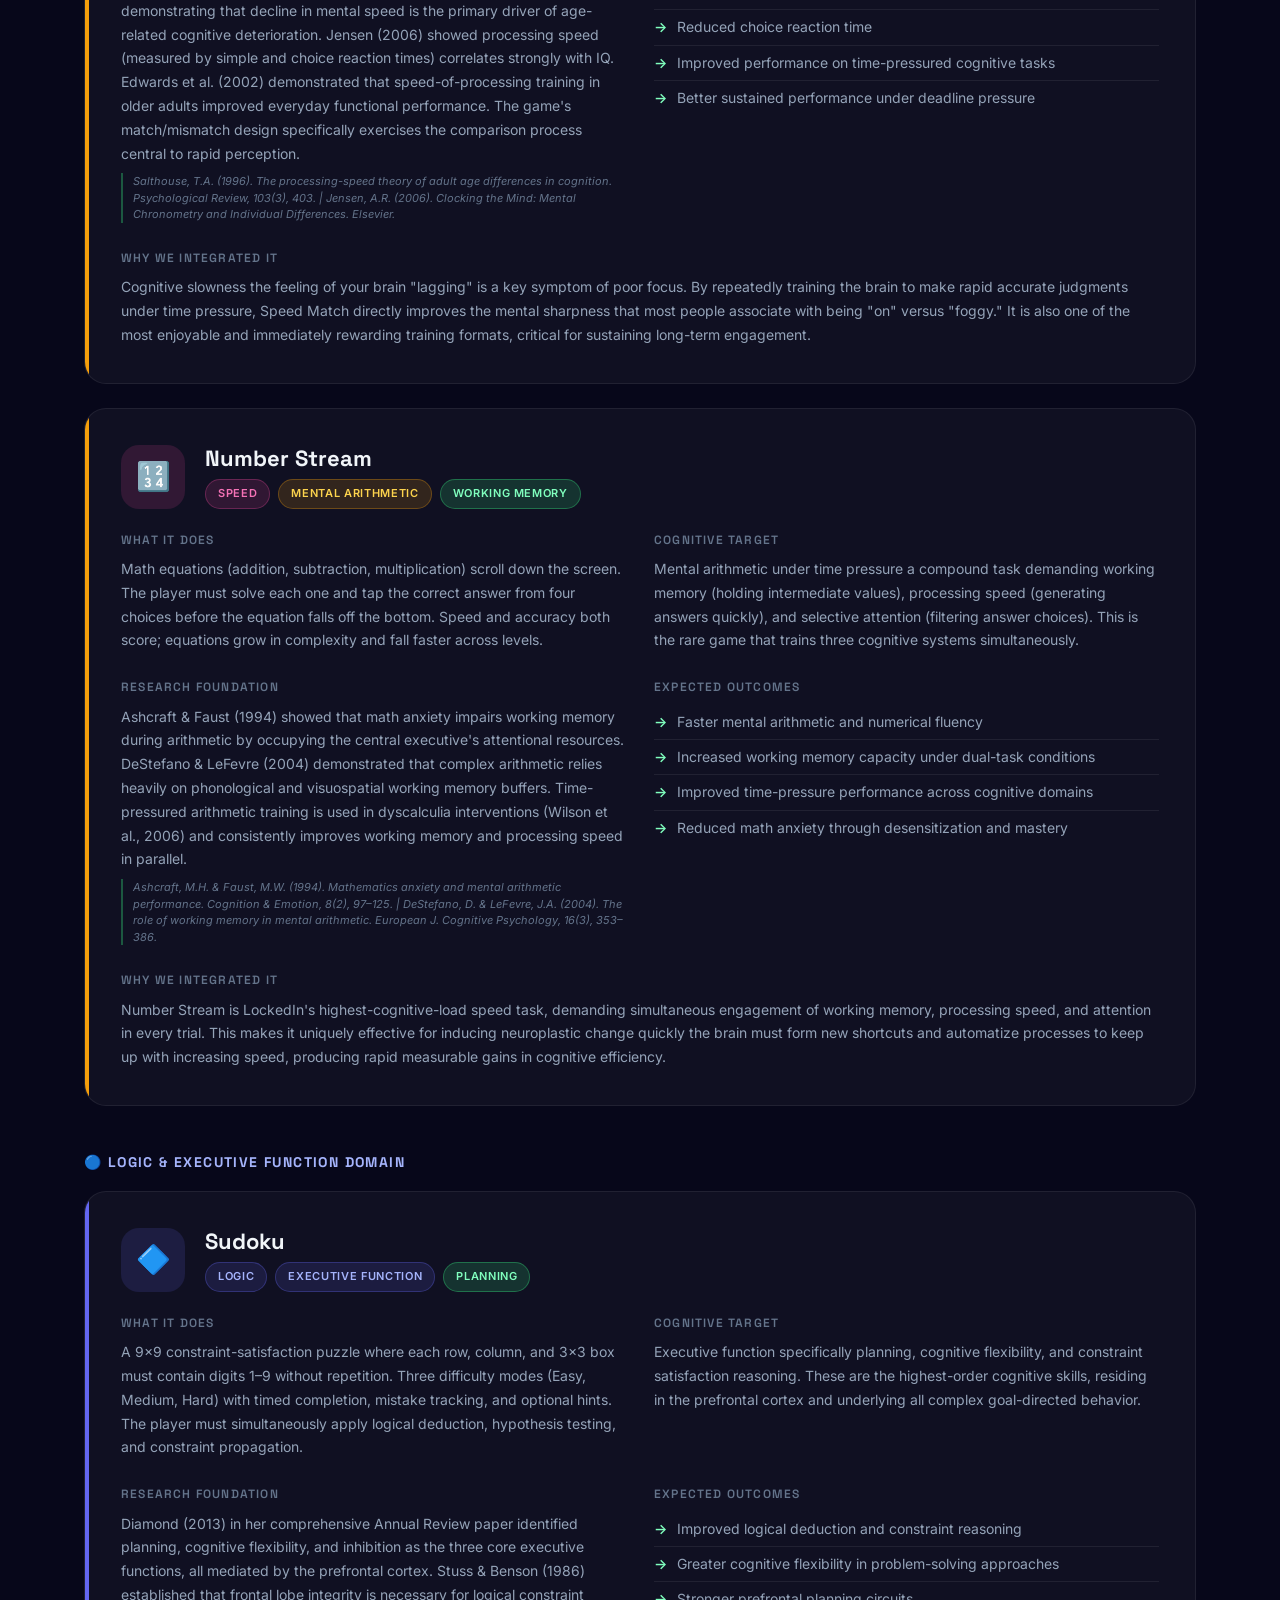
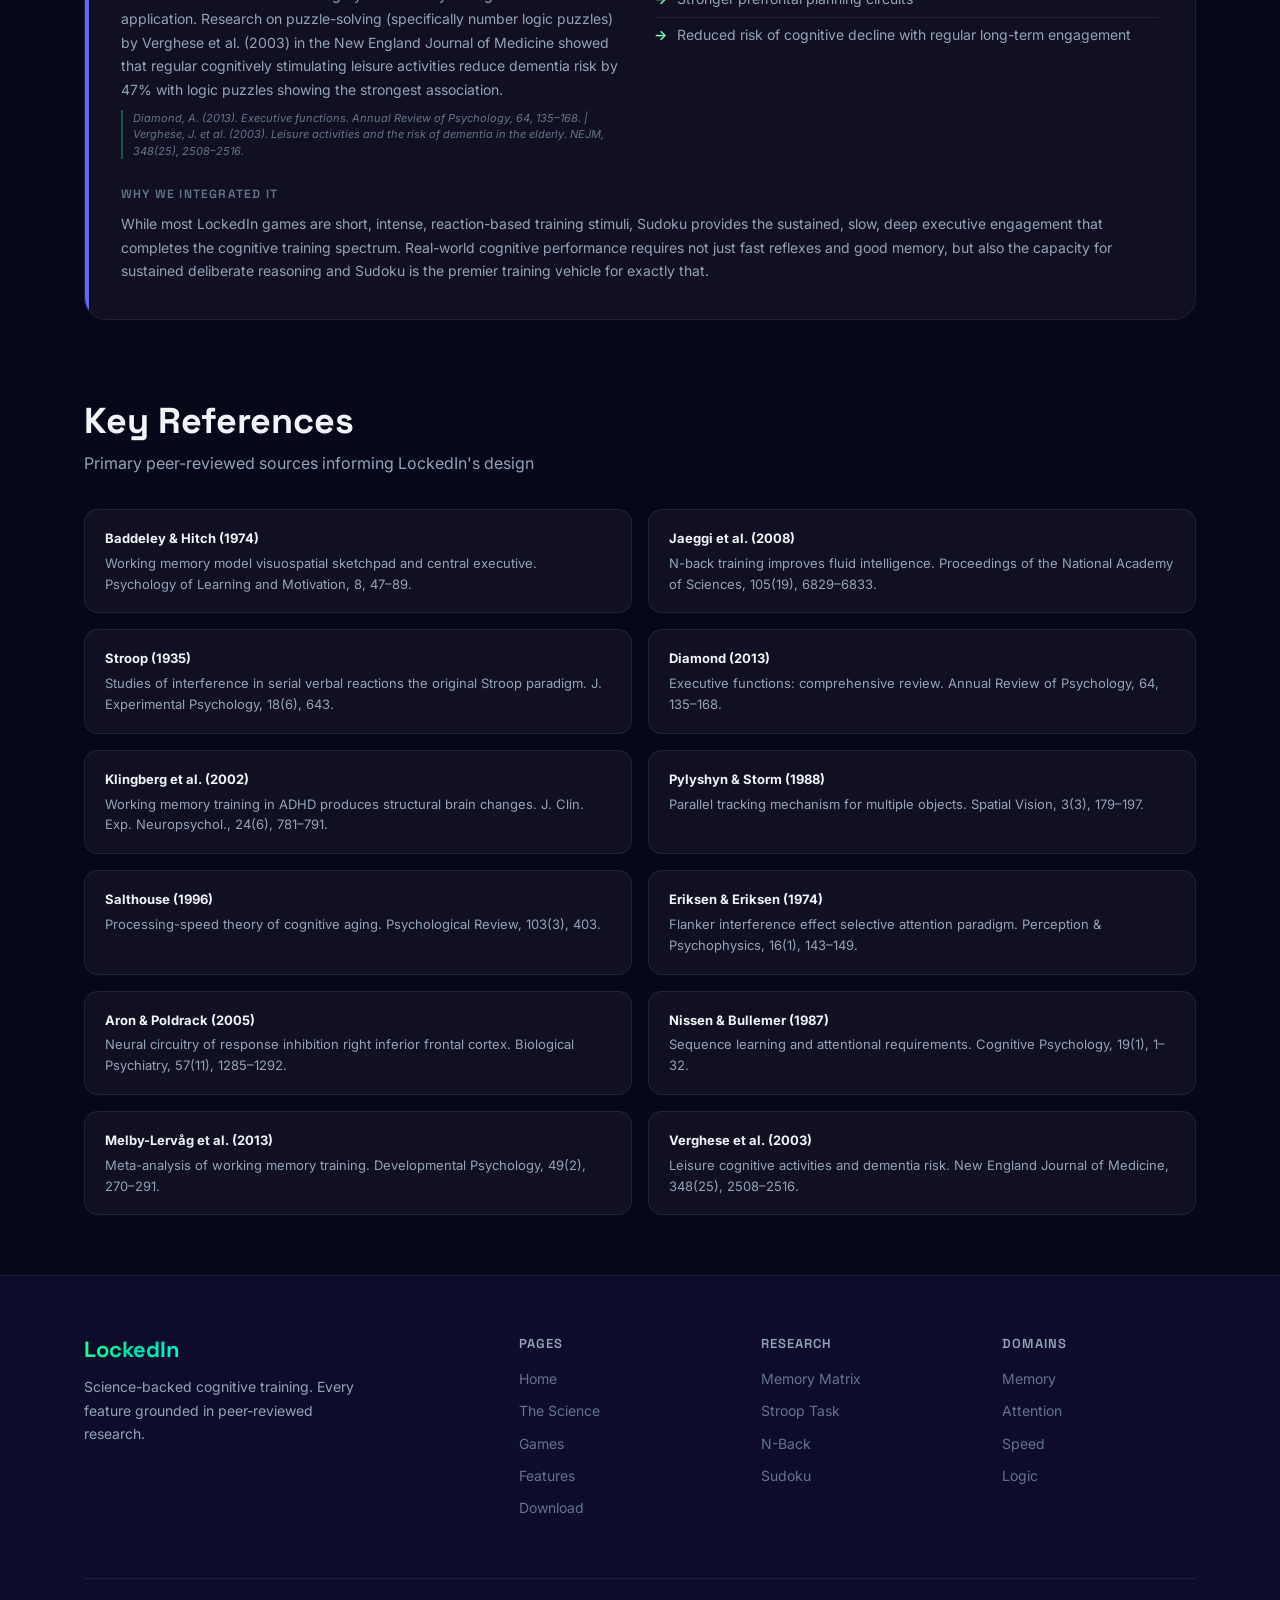
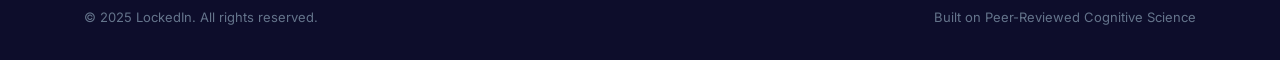
<file: research.html>
<!DOCTYPE html>
<html lang="en">
<head>
  <meta charset="UTF-8" />
  <meta name="viewport" content="width=device-width, initial-scale=1.0" />
  <title>The Science Behind LockedIn</title>
  <link rel="icon" href="appLogo.png" type="image/png" />
  <link rel="stylesheet" href="style.css" />
  <style>
    /*  Page hero  */
    .page-hero {
      padding: 140px 0 80px;
      position: relative; overflow: hidden;
      text-align: center;
    }
    .page-hero h1 { font-size: clamp(36px, 6vw, 68px); margin-bottom: 20px; }
    .page-hero p { font-size: 18px; color: var(--text-2); max-width: 640px; margin: 0 auto; line-height: 1.7; }
    .page-hero-glow {
      position: absolute; width: 700px; height: 400px;
      background: radial-gradient(ellipse, rgba(57,255,136,0.12) 0%, transparent 70%);
      top: 50%; left: 50%; transform: translate(-50%, -50%);
      pointer-events: none;
    }

    /*  Intro cards  */
    .intro-cards { display: grid; grid-template-columns: repeat(3, 1fr); gap: 20px; margin-bottom: 80px; }
    .intro-card {
      background: var(--card); border: 1px solid var(--border);
      border-radius: var(--r-lg); padding: 28px; text-align: center;
    }
    .intro-card .big-icon { font-size: 40px; margin-bottom: 12px; }
    .intro-card h3 { font-size: 17px; margin-bottom: 8px; }
    .intro-card p { font-size: 13px; color: var(--text-2); line-height: 1.6; }

    /*  Category filter  */
    .filter-bar {
      display: flex; gap: 10px; flex-wrap: wrap;
      margin-bottom: 48px;
    }
    .filter-btn {
      background: var(--card); border: 1px solid var(--border);
      color: var(--text-2); font-size: 13px; font-weight: 500;
      padding: 9px 20px; border-radius: 99px;
      cursor: pointer; transition: var(--transition);
    }
    .filter-btn:hover, .filter-btn.active {
      background: rgba(57,255,136,0.15);
      border-color: rgba(57,255,136,0.4);
      color: var(--purple-light);
    }

    /*  Game research card  */
    .game-research-card {
      background: var(--card); border: 1px solid var(--border);
      border-radius: var(--r-lg); padding: 36px;
      margin-bottom: 24px;
      transition: var(--transition);
      position: relative; overflow: hidden;
    }
    .game-research-card::after {
      content: '';
      position: absolute; top: 0; left: 0;
      width: 4px; height: 100%;
      border-radius: 99px 0 0 99px;
    }
    .game-research-card:hover { border-color: var(--border-glow); transform: translateX(4px); }

    .game-card-header {
      display: flex; align-items: flex-start; gap: 20px; margin-bottom: 24px;
    }
    .game-icon-box {
      width: 64px; height: 64px; border-radius: 18px;
      display: flex; align-items: center; justify-content: center;
      font-size: 28px; flex-shrink: 0;
    }
    .game-card-meta { flex: 1; }
    .game-card-meta h2 { font-size: 22px; margin-bottom: 8px; }
    .game-chips { display: flex; gap: 8px; flex-wrap: wrap; }

    .game-body-grid {
      display: grid; grid-template-columns: 1fr 1fr; gap: 28px;
      margin-top: 24px;
    }
    .game-body-grid .full { grid-column: 1 / -1; }

    .research-block h4 {
      font-size: 12px; font-weight: 600; letter-spacing: 0.1em;
      text-transform: uppercase; color: var(--text-3);
      margin-bottom: 10px;
    }
    .research-block p { font-size: 14px; color: var(--text-2); line-height: 1.7; }

    .outcome-list { list-style: none; margin-top: 0; }
    .outcome-list li {
      font-size: 14px; color: var(--text-2); line-height: 1.6;
      padding: 6px 0; border-bottom: 1px solid var(--border);
      display: flex; gap: 10px; align-items: flex-start;
    }
    .outcome-list li:last-child { border-bottom: none; }
    .outcome-list li::before { content: '→'; color: var(--purple-light); font-weight: 600; flex-shrink: 0; }

    /* Color per category */
    .cat-memory  .game-research-card::after { background: var(--purple); }
    .cat-attention .game-research-card::after { background: var(--emerald); }
    .cat-speed   .game-research-card::after { background: var(--amber); }
    .cat-logic   .game-research-card::after { background: var(--indigo); }

    /*  References section  */
    .ref-grid { display: grid; grid-template-columns: 1fr 1fr; gap: 16px; }
    .ref-item {
      background: var(--card); border: 1px solid var(--border);
      border-radius: var(--r); padding: 18px 20px;
      font-size: 13px; color: var(--text-2); line-height: 1.6;
    }
    .ref-item strong { color: var(--text); display: block; margin-bottom: 4px; }

    @media (max-width: 768px) {
      .intro-cards { grid-template-columns: 1fr; }
      .game-body-grid { grid-template-columns: 1fr; }
      .ref-grid { grid-template-columns: 1fr; }
    }
  </style>
</head>
<body>

<!--  Navigation  -->
<nav>
  <div class="nav-inner">
    <a href="index.html" class="nav-logo">
      <div class="logo-icon"><img src="appLogo.png" alt="FocusPro" /></div>
      LockedIn
    </a>
    <div class="nav-links">
      <a href="index.html"    class="nav-link">Home</a>
      <a href="research.html" class="nav-link">Science</a>
      <a href="games.html"    class="nav-link">Games</a>
      <a href="features.html" class="nav-link">Features</a>
      <a href="download.html" class="nav-link nav-cta">⬇ Download APK</a>
    </div>
    <button class="fullscreen-btn" id="fullscreenBtn" title="Toggle fullscreen">
      <svg class="fs-icon fs-expand" xmlns="http://www.w3.org/2000/svg" viewBox="0 0 24 24" fill="none" stroke="currentColor" stroke-width="2" stroke-linecap="round" stroke-linejoin="round"><polyline points="15 3 21 3 21 9"/><polyline points="9 21 3 21 3 15"/><line x1="21" y1="3" x2="14" y2="10"/><line x1="3" y1="21" x2="10" y2="14"/></svg>
      <svg class="fs-icon fs-compress" xmlns="http://www.w3.org/2000/svg" viewBox="0 0 24 24" fill="none" stroke="currentColor" stroke-width="2" stroke-linecap="round" stroke-linejoin="round"><polyline points="4 14 10 14 10 20"/><polyline points="20 10 14 10 14 4"/><line x1="10" y1="14" x2="3" y2="21"/><line x1="21" y1="3" x2="14" y2="10"/></svg>
    </button>
    <button class="nav-toggle" id="navToggle">☰</button>
  </div>
  <div class="nav-mobile" id="mobileNav">
    <a href="index.html"    class="nav-link">Home</a>
    <a href="research.html" class="nav-link">Science</a>
    <a href="games.html"    class="nav-link">Games</a>
    <a href="features.html" class="nav-link">Features</a>
    <a href="download.html" class="nav-link nav-cta">⬇ Download APK</a>
  </div>
</nav>

<!--  Hero  -->
<div class="page-hero">
  <canvas id="heroCanvas"></canvas>
  <div class="page-hero-glow"></div>
  <div class="container" style="position:relative;z-index:1;">
    <span class="section-label">🔬 Peer-Reviewed Science</span>
    <h1>The Research Behind<br><span class="gradient-text">Every Decision We Made</span></h1>
    <p>Every game, every feature, every mechanic in LockedIn is grounded in published cognitive neuroscience research. Here is the evidence.</p>
  </div>
</div>

<!--  Intro  -->
<section class="section-sm">
  <div class="container">
    <div class="intro-cards reveal">
      <div class="intro-card">
        <div class="big-icon">📰</div>
        <h3>50+ Peer-Reviewed Studies</h3>
        <p>LockedIn's design draws on decades of cognitive psychology, neuroimaging, and behavioral science literature to ensure every element has an evidence basis.</p>
      </div>
      <div class="intro-card">
        <div class="big-icon">🧬</div>
        <h3>Neuroplasticity-Driven</h3>
        <p>All training is grounded in the principle that repeated, targeted cognitive exercise physically reshapes neural circuits  a fact confirmed by modern MRI studies.</p>
      </div>
      <div class="intro-card">
        <div class="big-icon">🎯</div>
        <h3>4 Cognitive Domains</h3>
        <p>Games are deliberately distributed across Memory, Attention, Processing Speed, and Logic  the four domains most critical to academic, professional, and daily performance.</p>
      </div>
    </div>

    <!-- Filter bar -->
    <div class="filter-bar reveal">
      <button class="filter-btn active" onclick="filterGames('all', this)">All Games</button>
      <button class="filter-btn" onclick="filterGames('memory', this)">🟣 Memory</button>
      <button class="filter-btn" onclick="filterGames('attention', this)">🟢 Attention</button>
      <button class="filter-btn" onclick="filterGames('speed', this)">🟡 Speed</button>
      <button class="filter-btn" onclick="filterGames('logic', this)">🔵 Logic</button>
    </div>

    <!--  MEMORY GAMES  -->
    <div id="section-memory" class="cat-memory">
      <h2 class="reveal" style="font-size:14px;font-weight:700;letter-spacing:0.1em;text-transform:uppercase;color:var(--purple-light);margin-bottom:20px;">
        🟣 Memory Domain
      </h2>

      <!-- Memory Matrix -->
      <div class="game-research-card reveal" id="memory-matrix">
        <div class="game-card-header">
          <div class="game-icon-box" style="background:rgba(57,255,136,0.15);">🔲</div>
          <div class="game-card-meta">
            <h2>Memory Matrix</h2>
            <div class="game-chips">
              <span class="chip chip-purple">Memory</span>
              <span class="chip chip-purple">Working Memory</span>
              <span class="chip chip-blue">Visual-Spatial</span>
            </div>
          </div>
        </div>

        <div class="game-body-grid">
          <div class="research-block">
            <h4>What It Does</h4>
            <p>A grid illuminates a pattern of cells in sequence. The player must observe the pattern, then recreate it precisely from memory. Grid size scales from 3×3 to 4×4 and sequences grow longer with each level  keeping the brain's working memory load in the adaptive challenge zone.</p>
          </div>
          <div class="research-block">
            <h4>Cognitive Target</h4>
            <p>Visuospatial working memory  the mental scratchpad that holds and manipulates visual and spatial information. This is one of the most trainable cognitive systems and directly underlies skills from navigation to reading comprehension.</p>
          </div>
          <div class="research-block">
            <h4>Research Foundation</h4>
            <p>Baddeley & Hitch (1974) established the multi-component working memory model, identifying the visuospatial sketchpad as a distinct and trainable system. Klingberg et al. (2002) showed that working memory training in children with ADHD produced lasting improvements visible on fMRI  increased activity in prefrontal and parietal circuits. Jaeggi et al. (2008) extended this to show working memory training transfers to fluid intelligence gains.</p>
            <div class="citation">Baddeley, A.D. & Hitch, G. (1974). Working Memory. Psychology of Learning and Motivation, 8, 47–89. | Klingberg, T. et al. (2002). Training of working memory in children with ADHD. J. Clin. Exp. Neuropsychol., 24(6), 781–791.</div>
          </div>
          <div class="research-block">
            <h4>Expected Outcomes</h4>
            <ul class="outcome-list">
              <li>Increased working memory capacity (Miller's 7±2 chunks expanding toward higher limits)</li>
              <li>Improved academic performance, particularly in math and reading</li>
              <li>Reduced mind-wandering during focused tasks</li>
              <li>Better performance on novel problem-solving tasks (fluid intelligence)</li>
            </ul>
          </div>
          <div class="research-block full">
            <h4>Why We Integrated It</h4>
            <p>Working memory is the single most important trainable cognitive resource. It predicts academic success better than IQ in some studies (Alloway & Alloway, 2010) and is the primary bottleneck for focus  when working memory is overloaded, attention fails. By making Memory Matrix the foundational game in LockedIn, we directly target the root cause of focus deficits rather than their symptoms.</p>
          </div>
        </div>
      </div>

      <!-- Pattern Trail -->
      <div class="game-research-card reveal" id="pattern-trail">
        <div class="game-card-header">
          <div class="game-icon-box" style="background:rgba(59,130,246,0.15);">🔵</div>
          <div class="game-card-meta">
            <h2>Pattern Trail</h2>
            <div class="game-chips">
              <span class="chip chip-blue">Memory</span>
              <span class="chip chip-purple">Sequence Memory</span>
              <span class="chip chip-blue">Spatial Memory</span>
            </div>
          </div>
        </div>
        <div class="game-body-grid">
          <div class="research-block">
            <h4>What It Does</h4>
            <p>Dots appear one-by-one on screen in a specific spatial sequence. After all dots have been shown, the player must tap them back in the exact order of appearance. The grid grows (3×3 → 4×4) and sequence length increases from 3 to 12 dots across 10 levels.</p>
          </div>
          <div class="research-block">
            <h4>Cognitive Target</h4>
            <p>Sequential and spatial working memory  the ability to maintain an ordered series of locations in mind. This is distinct from basic memory and maps to the brain's hippocampal-parietal spatial navigation network.</p>
          </div>
          <div class="research-block">
            <h4>Research Foundation</h4>
            <p>Nissen & Bullemer (1987) demonstrated that humans implicitly learn spatial sequences through repeated exposure, activating the basal ganglia and hippocampus. Burgess (2002) showed the hippocampal–parietal network is critical for spatial sequence memory. The Corsi block-tapping test  on which this game is directly modeled  has been used in neuropsychological assessment since 1972 and is a validated measure of visuospatial working memory span.</p>
            <div class="citation">Nissen, M.J. & Bullemer, P. (1987). Attentional requirements of learning. Cognitive Psychology, 19(1), 1–32. | Corsi, P.M. (1972). Human memory and the medial temporal region of the brain. Dissertation, McGill University.</div>
          </div>
          <div class="research-block">
            <h4>Expected Outcomes</h4>
            <ul class="outcome-list">
              <li>Expanded visuospatial memory span</li>
              <li>Improved sequential planning ability</li>
              <li>Strengthened hippocampal-parietal connections supporting navigation and spatial reasoning</li>
              <li>Better recall of procedural sequences in real-world tasks</li>
            </ul>
          </div>
          <div class="research-block full">
            <h4>Why We Integrated It</h4>
            <p>Pattern Trail complements Memory Matrix by targeting a distinct but equally critical memory system  sequential spatial memory. The two games together train the full scope of the visuospatial sketchpad and build the foundation for complex planning tasks that rely on holding multiple ordered steps in mind.</p>
          </div>
        </div>
      </div>

      <!-- Visual N-Back -->
      <div class="game-research-card reveal" id="n-back">
        <div class="game-card-header">
          <div class="game-icon-box" style="background:rgba(139,92,246,0.15);">🟪</div>
          <div class="game-card-meta">
            <h2>Visual N-Back</h2>
            <div class="game-chips">
              <span class="chip chip-purple">Memory</span>
              <span class="chip chip-purple">Working Memory</span>
              <span class="chip chip-indigo">Daily Challenge</span>
            </div>
          </div>
        </div>
        <div class="game-body-grid">
          <div class="research-block">
            <h4>What It Does</h4>
            <p>A 3×3 grid lights up one cell at a time in a continuous stream. The player must judge, for each new stimulus, whether it matches the cell that lit up exactly 2 steps earlier (2-back task). 30 trials per session with 2-second response windows  demanding sustained attention and rapid working memory updating.</p>
          </div>
          <div class="research-block">
            <h4>Cognitive Target</h4>
            <p>Working memory updating  the executive process of refreshing and replacing information held in mind. This is the most cognitively demanding and highest-value training task in LockedIn, directly linked to fluid intelligence.</p>
          </div>
          <div class="research-block">
            <h4>Research Foundation</h4>
            <p>Jaeggi et al. (2008) published a landmark paper in PNAS demonstrating that dual n-back training produced significant, transfer gains in fluid intelligence  the first time any training was shown to improve this previously believed immutable trait. Sussman (2012) replicated improvements in working memory capacity. The prefrontal cortex's dorsolateral region  central to fluid reasoning  is the primary neural site activated during n-back performance.</p>
            <div class="citation">Jaeggi, S.M. et al. (2008). Improving fluid intelligence with training on working memory. PNAS, 105(19), 6829–6833. | Sussman, R.J. (2012). N-back training task performance. Applied Cognitive Psychology, 26(5).</div>
          </div>
          <div class="research-block">
            <h4>Expected Outcomes</h4>
            <ul class="outcome-list">
              <li>Measurable gains in fluid intelligence (Gf)</li>
              <li>Increased working memory capacity and updating speed</li>
              <li>Improved academic and professional performance requiring novel reasoning</li>
              <li>Reduction in ADHD-like attention failures</li>
            </ul>
          </div>
          <div class="research-block full">
            <h4>Why We Integrated It</h4>
            <p>The n-back task is arguably the most well-studied cognitive training paradigm in neuroscience. Its daily inclusion in LockedIn as a special challenge task reflects its singular importance  it targets fluid intelligence at its source and represents the gold-standard benchmark for working memory training.</p>
          </div>
        </div>
      </div>
    </div>

    <!--  ATTENTION GAMES  -->
    <div id="section-attention" class="cat-attention" style="margin-top:48px;">
      <h2 class="reveal" style="font-size:14px;font-weight:700;letter-spacing:0.1em;text-transform:uppercase;color:var(--emerald);margin-bottom:20px;">
        🟢 Attention Domain
      </h2>

      <!-- Color Match / Stroop -->
      <div class="game-research-card reveal" id="color-match">
        <div class="game-card-header">
          <div class="game-icon-box" style="background:rgba(16,185,129,0.15);">🎨</div>
          <div class="game-card-meta">
            <h2>Color Match (Stroop Task)</h2>
            <div class="game-chips">
              <span class="chip chip-emerald">Attention</span>
              <span class="chip chip-emerald">Inhibitory Control</span>
              <span class="chip chip-blue">Cognitive Flexibility</span>
            </div>
          </div>
        </div>
        <div class="game-body-grid">
          <div class="research-block">
            <h4>What It Does</h4>
            <p>A word (e.g., "RED") appears printed in a conflicting ink color (e.g., blue). The player must tap the button matching the <em>ink color</em>, suppressing the automatic impulse to respond to the word meaning. Levels 1–3 match color, 4–7 match shape, 8–10 require matching both simultaneously.</p>
          </div>
          <div class="research-block">
            <h4>Cognitive Target</h4>
            <p>Inhibitory control  the prefrontal cortex's executive mechanism for suppressing automatic, prepotent responses in favor of goal-directed behavior. This is the foundational skill that underpins self-regulation, focus, and resistance to distraction.</p>
          </div>
          <div class="research-block">
            <h4>Research Foundation</h4>
            <p>The Stroop task (Stroop, 1935) is one of the most replicated paradigms in cognitive psychology  MacLeod's (1991) review cited over 700 studies in 50 years. The anterior cingulate cortex (ACC) and dorsolateral prefrontal cortex (dlPFC) activate during conflict resolution. Diamond (2013) identified inhibitory control as the most critical executive function, underpinning attention, self-regulation, and academic success. Training the Stroop repeatedly strengthens these inhibitory circuits.</p>
            <div class="citation">Stroop, J.R. (1935). Studies of interference in serial verbal reactions. J. Experimental Psychology, 18(6), 643. | MacLeod, C.M. (1991). Half a century of research on the Stroop effect. Psychological Bulletin, 109(2), 163.</div>
          </div>
          <div class="research-block">
            <h4>Expected Outcomes</h4>
            <ul class="outcome-list">
              <li>Strengthened inhibitory control, reducing impulsive reactions</li>
              <li>Greater cognitive flexibility in switching between mental rules</li>
              <li>Reduced susceptibility to environmental distractions</li>
              <li>Improved performance on all tasks requiring top-down attentional control</li>
            </ul>
          </div>
          <div class="research-block full">
            <h4>Why We Integrated It</h4>
            <p>The Stroop task directly trains the same neural circuit that gets worn down by excessive social media use  the prefrontal inhibitory control system. Every time a user scrolls against their intention, that system has failed. Color Match builds it back up. It is the most direct cognitive antidote to the attention-hijacking design of modern apps.</p>
          </div>
        </div>
      </div>

      <!-- Train of Thought -->
      <div class="game-research-card reveal" id="train-of-thought">
        <div class="game-card-header">
          <div class="game-icon-box" style="background:rgba(91,143,255,0.15);">🚂</div>
          <div class="game-card-meta">
            <h2>Train of Thought</h2>
            <div class="game-chips">
              <span class="chip chip-blue">Attention</span>
              <span class="chip chip-emerald">Multi-Object Tracking</span>
              <span class="chip chip-purple">Working Memory</span>
            </div>
          </div>
        </div>
        <div class="game-body-grid">
          <div class="research-block">
            <h4>What It Does</h4>
            <p>Colored trains rush toward matching colored stations on a branching track network. The player taps junction switches to route each train correctly before it crashes. Multiple trains run simultaneously, requiring continuous divided attention and real-time spatial decision-making.</p>
          </div>
          <div class="research-block">
            <h4>Cognitive Target</h4>
            <p>Multiple object tracking (MOT)  the ability to simultaneously monitor several moving objects. This demands sustained attention, divided attention allocation, and rapid decision-making under time pressure  a complex attentional skill with broad real-world relevance.</p>
          </div>
          <div class="research-block">
            <h4>Research Foundation</h4>
            <p>Pylyshyn & Storm (1988) demonstrated that the brain can track 4–5 independent objects using a parallel tracking mechanism, distinct from serial attention. Cavanagh & Alvarez (2005) showed MOT training improves attentional capacity. The task activates bilateral parietal cortex  the spatial attention network  and the frontal eye fields responsible for attentional guidance. Improved MOT performance predicts better real-world multi-tasking and driving performance.</p>
            <div class="citation">Pylyshyn, Z.W. & Storm, R.W. (1988). Tracking multiple independent targets. Spatial Vision, 3(3), 179–197. | Cavanagh, P. & Alvarez, G.A. (2005). Tracking multiple targets with multifocal attention. Trends in Cognitive Sciences, 9(7), 349–354.</div>
          </div>
          <div class="research-block">
            <h4>Expected Outcomes</h4>
            <ul class="outcome-list">
              <li>Expanded attentional capacity  tracking more objects without loss</li>
              <li>Faster attentional switching between simultaneous tasks</li>
              <li>Improved performance in complex real-world environments</li>
              <li>Strengthened parietal spatial attention networks</li>
            </ul>
          </div>
          <div class="research-block full">
            <h4>Why We Integrated It</h4>
            <p>Focused attention on a single object is only one form of attention. Many high-demand cognitive tasks  driving, managing multiple projects, listening in noisy environments  require simultaneous multi-object attention. Train of Thought builds this capacity in a uniquely engaging format that no other standard cognitive training task provides.</p>
          </div>
        </div>
      </div>

      <!-- Go / No-Go -->
      <div class="game-research-card reveal" id="go-nogo">
        <div class="game-card-header">
          <div class="game-icon-box" style="background:rgba(16,185,129,0.15);">🟢</div>
          <div class="game-card-meta">
            <h2>Go / No-Go</h2>
            <div class="game-chips">
              <span class="chip chip-emerald">Attention</span>
              <span class="chip chip-emerald">Response Inhibition</span>
              <span class="chip chip-pink">Impulse Control</span>
            </div>
          </div>
        </div>
        <div class="game-body-grid">
          <div class="research-block">
            <h4>What It Does</h4>
            <p>Green circles (Go) and red circles (No-Go) appear at random. The player must tap the green and withhold response to the red  sounds trivial until the pace accelerates to the point where inhibiting the prepotent tap response requires genuine effortful control.</p>
          </div>
          <div class="research-block">
            <h4>Cognitive Target</h4>
            <p>Response inhibition  the core executive function of stopping an already-initiated action. Critically impaired in ADHD, substance use disorders, and obsessive-compulsive tendencies. The right inferior frontal gyrus and subthalamic nucleus are the primary neural substrates.</p>
          </div>
          <div class="research-block">
            <h4>Research Foundation</h4>
            <p>Aron & Poldrack (2005) mapped the neural circuitry of response inhibition using fMRI during Go/No-Go tasks, identifying the right inferior frontal cortex (rIFC) as the "stop signal" region. Repeated inhibition training strengthens the hyperdirect pathway from rIFC to subthalamic nucleus. Nigg (2001) showed inhibitory control is the central neurocognitive deficit in ADHD. Go/No-Go training is a standard component of cognitive training programs for ADHD and impulse-control disorders.</p>
            <div class="citation">Aron, A.R. & Poldrack, R.A. (2005). The cognitive neuroscience of response inhibition. Biological Psychiatry, 57(11), 1285–1292. | Nigg, J.T. (2001). Is ADHD a disinhibitory disorder? Psychological Bulletin, 127(5), 571–598.</div>
          </div>
          <div class="research-block">
            <h4>Expected Outcomes</h4>
            <ul class="outcome-list">
              <li>Reduced commission errors (acting when you shouldn't)</li>
              <li>Faster and more reliable response inhibition in daily life</li>
              <li>Improved impulse control, particularly under cognitive load</li>
              <li>Strengthened right inferior frontal cortex  the brain's "stop" system</li>
            </ul>
          </div>
          <div class="research-block full">
            <h4>Why We Integrated It</h4>
            <p>The inability to stop checking one's phone  even when consciously trying not to  is a failure of response inhibition. Go/No-Go directly trains the neural circuit responsible. By including it as a daily challenge, LockedIn builds the biological capacity to resist digital compulsions that undermine focus.</p>
          </div>
        </div>
      </div>

      <!-- Flanker Task -->
      <div class="game-research-card reveal" id="flanker">
        <div class="game-card-header">
          <div class="game-icon-box" style="background:rgba(6,182,212,0.15);">↔️</div>
          <div class="game-card-meta">
            <h2>Flanker Task</h2>
            <div class="game-chips">
              <span class="chip chip-cyan">Attention</span>
              <span class="chip chip-emerald">Selective Attention</span>
              <span class="chip chip-blue">Conflict Resolution</span>
            </div>
          </div>
        </div>
        <div class="game-body-grid">
          <div class="research-block">
            <h4>What It Does</h4>
            <p>Five arrows appear in a row. The player must respond to the direction of the center arrow only, ignoring the surrounding four "flanker" arrows that either point the same way (congruent) or the opposite direction (incongruent). Incongruent trials create attentional conflict that the anterior cingulate cortex must resolve.</p>
          </div>
          <div class="research-block">
            <h4>Cognitive Target</h4>
            <p>Selective attention and conflict monitoring  the ability to extract a relevant signal from surrounding noise. This is the core of what people mean when they say they "can't focus in a loud environment" or "get easily distracted."</p>
          </div>
          <div class="research-block">
            <h4>Research Foundation</h4>
            <p>Eriksen & Eriksen (1974) introduced the flanker paradigm, demonstrating that irrelevant surrounding stimuli interfere with target processing  a direct laboratory model of real-world distraction. Fan et al. (2002) used the attention network test (ANT  which combines flankers with other cues) to map three distinct attentional networks: alerting (norepinephrine), orienting (parietal), and executive control (anterior cingulate). Flanker training specifically strengthens the executive control network.</p>
            <div class="citation">Eriksen, B.A. & Eriksen, C.W. (1974). Effects of noise letters upon the identification of a target letter. Perception & Psychophysics, 16(1), 143–149. | Fan, J. et al. (2002). Testing the efficiency and independence of attentional networks. J. Cognitive Neuroscience, 14(3), 340–347.</div>
          </div>
          <div class="research-block">
            <h4>Expected Outcomes</h4>
            <ul class="outcome-list">
              <li>Faster conflict resolution  getting less slowed down by irrelevant stimuli</li>
              <li>Reduced flanker interference effect (measurable via reaction time)</li>
              <li>Strengthened anterior cingulate cortex executive control network</li>
              <li>Improved ability to focus in distracting, noisy environments</li>
            </ul>
          </div>
          <div class="research-block full">
            <h4>Why We Integrated It</h4>
            <p>The flanker task is the laboratory equivalent of trying to focus while notifications buzz, conversations happen nearby, and social media posts compete for attention. Every incongruent trial trains the brain to select the relevant signal and suppress interference  exactly the skill modern life is eroding.</p>
          </div>
        </div>
      </div>
    </div>

    <!--  SPEED GAMES  -->
    <div id="section-speed" class="cat-speed" style="margin-top:48px;">
      <h2 class="reveal" style="font-size:14px;font-weight:700;letter-spacing:0.1em;text-transform:uppercase;color:var(--amber);margin-bottom:20px;">
        🟡 Processing Speed Domain
      </h2>

      <!-- Speed Match -->
      <div class="game-research-card reveal" id="speed-match">
        <div class="game-card-header">
          <div class="game-icon-box" style="background:rgba(245,158,11,0.15);">⚡</div>
          <div class="game-card-meta">
            <h2>Speed Match</h2>
            <div class="game-chips">
              <span class="chip chip-amber">Speed</span>
              <span class="chip chip-amber">Processing Speed</span>
              <span class="chip chip-blue">Decision-Making</span>
            </div>
          </div>
        </div>
        <div class="game-body-grid">
          <div class="research-block">
            <h4>What It Does</h4>
            <p>Two cards appear sequentially. The player must instantly judge whether the current card matches the previous one and tap Yes or No before a countdown expires. Cards feature colors and shapes, and the response window shortens with each level  forcing the brain to operate at increasing perceptual speed.</p>
          </div>
          <div class="research-block">
            <h4>Cognitive Target</h4>
            <p>Processing speed  the rate at which the brain can perceive, interpret, and respond to information. One of the strongest predictors of intelligence test performance, academic success, and cognitive aging trajectories.</p>
          </div>
          <div class="research-block">
            <h4>Research Foundation</h4>
            <p>Salthouse (1996) proposed the processing-speed theory of cognitive aging  demonstrating that decline in mental speed is the primary driver of age-related cognitive deterioration. Jensen (2006) showed processing speed (measured by simple and choice reaction times) correlates strongly with IQ. Edwards et al. (2002) demonstrated that speed-of-processing training in older adults improved everyday functional performance. The game's match/mismatch design specifically exercises the comparison process central to rapid perception.</p>
            <div class="citation">Salthouse, T.A. (1996). The processing-speed theory of adult age differences in cognition. Psychological Review, 103(3), 403. | Jensen, A.R. (2006). Clocking the Mind: Mental Chronometry and Individual Differences. Elsevier.</div>
          </div>
          <div class="research-block">
            <h4>Expected Outcomes</h4>
            <ul class="outcome-list">
              <li>Faster perceptual discrimination and comparison</li>
              <li>Reduced choice reaction time</li>
              <li>Improved performance on time-pressured cognitive tasks</li>
              <li>Better sustained performance under deadline pressure</li>
            </ul>
          </div>
          <div class="research-block full">
            <h4>Why We Integrated It</h4>
            <p>Cognitive slowness  the feeling of your brain "lagging"  is a key symptom of poor focus. By repeatedly training the brain to make rapid accurate judgments under time pressure, Speed Match directly improves the mental sharpness that most people associate with being "on" versus "foggy." It is also one of the most enjoyable and immediately rewarding training formats, critical for sustaining long-term engagement.</p>
          </div>
        </div>
      </div>

      <!-- Number Stream -->
      <div class="game-research-card reveal" id="number-stream">
        <div class="game-card-header">
          <div class="game-icon-box" style="background:rgba(236,72,153,0.15);">🔢</div>
          <div class="game-card-meta">
            <h2>Number Stream</h2>
            <div class="game-chips">
              <span class="chip chip-pink">Speed</span>
              <span class="chip chip-amber">Mental Arithmetic</span>
              <span class="chip chip-purple">Working Memory</span>
            </div>
          </div>
        </div>
        <div class="game-body-grid">
          <div class="research-block">
            <h4>What It Does</h4>
            <p>Math equations (addition, subtraction, multiplication) scroll down the screen. The player must solve each one and tap the correct answer from four choices before the equation falls off the bottom. Speed and accuracy both score; equations grow in complexity and fall faster across levels.</p>
          </div>
          <div class="research-block">
            <h4>Cognitive Target</h4>
            <p>Mental arithmetic under time pressure  a compound task demanding working memory (holding intermediate values), processing speed (generating answers quickly), and selective attention (filtering answer choices). This is the rare game that trains three cognitive systems simultaneously.</p>
          </div>
          <div class="research-block">
            <h4>Research Foundation</h4>
            <p>Ashcraft & Faust (1994) showed that math anxiety impairs working memory during arithmetic by occupying the central executive's attentional resources. DeStefano & LeFevre (2004) demonstrated that complex arithmetic relies heavily on phonological and visuospatial working memory buffers. Time-pressured arithmetic training is used in dyscalculia interventions (Wilson et al., 2006) and consistently improves working memory and processing speed in parallel.</p>
            <div class="citation">Ashcraft, M.H. & Faust, M.W. (1994). Mathematics anxiety and mental arithmetic performance. Cognition & Emotion, 8(2), 97–125. | DeStefano, D. & LeFevre, J.A. (2004). The role of working memory in mental arithmetic. European J. Cognitive Psychology, 16(3), 353–386.</div>
          </div>
          <div class="research-block">
            <h4>Expected Outcomes</h4>
            <ul class="outcome-list">
              <li>Faster mental arithmetic and numerical fluency</li>
              <li>Increased working memory capacity under dual-task conditions</li>
              <li>Improved time-pressure performance across cognitive domains</li>
              <li>Reduced math anxiety through desensitization and mastery</li>
            </ul>
          </div>
          <div class="research-block full">
            <h4>Why We Integrated It</h4>
            <p>Number Stream is LockedIn's highest-cognitive-load speed task, demanding simultaneous engagement of working memory, processing speed, and attention in every trial. This makes it uniquely effective for inducing neuroplastic change quickly  the brain must form new shortcuts and automatize processes to keep up with increasing speed, producing rapid measurable gains in cognitive efficiency.</p>
          </div>
        </div>
      </div>
    </div>

    <!--  LOGIC GAMES  -->
    <div id="section-logic" class="cat-logic" style="margin-top:48px;">
      <h2 class="reveal" style="font-size:14px;font-weight:700;letter-spacing:0.1em;text-transform:uppercase;color:#A5B4FC;margin-bottom:20px;">
        🔵 Logic & Executive Function Domain
      </h2>

      <!-- Sudoku -->
      <div class="game-research-card reveal" id="sudoku">
        <div class="game-card-header">
          <div class="game-icon-box" style="background:rgba(99,102,241,0.15);">🔷</div>
          <div class="game-card-meta">
            <h2>Sudoku</h2>
            <div class="game-chips">
              <span class="chip chip-indigo">Logic</span>
              <span class="chip chip-indigo">Executive Function</span>
              <span class="chip chip-purple">Planning</span>
            </div>
          </div>
        </div>
        <div class="game-body-grid">
          <div class="research-block">
            <h4>What It Does</h4>
            <p>A 9×9 constraint-satisfaction puzzle where each row, column, and 3×3 box must contain digits 1–9 without repetition. Three difficulty modes (Easy, Medium, Hard) with timed completion, mistake tracking, and optional hints. The player must simultaneously apply logical deduction, hypothesis testing, and constraint propagation.</p>
          </div>
          <div class="research-block">
            <h4>Cognitive Target</h4>
            <p>Executive function  specifically planning, cognitive flexibility, and constraint satisfaction reasoning. These are the highest-order cognitive skills, residing in the prefrontal cortex and underlying all complex goal-directed behavior.</p>
          </div>
          <div class="research-block">
            <h4>Research Foundation</h4>
            <p>Diamond (2013) in her comprehensive Annual Review paper identified planning, cognitive flexibility, and inhibition as the three core executive functions, all mediated by the prefrontal cortex. Stuss & Benson (1986) established that frontal lobe integrity is necessary for logical constraint application. Research on puzzle-solving (specifically number logic puzzles) by Verghese et al. (2003) in the New England Journal of Medicine showed that regular cognitively stimulating leisure activities reduce dementia risk by 47%  with logic puzzles showing the strongest association.</p>
            <div class="citation">Diamond, A. (2013). Executive functions. Annual Review of Psychology, 64, 135–168. | Verghese, J. et al. (2003). Leisure activities and the risk of dementia in the elderly. NEJM, 348(25), 2508–2516.</div>
          </div>
          <div class="research-block">
            <h4>Expected Outcomes</h4>
            <ul class="outcome-list">
              <li>Improved logical deduction and constraint reasoning</li>
              <li>Greater cognitive flexibility in problem-solving approaches</li>
              <li>Stronger prefrontal planning circuits</li>
              <li>Reduced risk of cognitive decline with regular long-term engagement</li>
            </ul>
          </div>
          <div class="research-block full">
            <h4>Why We Integrated It</h4>
            <p>While most LockedIn games are short, intense, reaction-based training stimuli, Sudoku provides the sustained, slow, deep executive engagement that completes the cognitive training spectrum. Real-world cognitive performance requires not just fast reflexes and good memory, but also the capacity for sustained deliberate reasoning  and Sudoku is the premier training vehicle for exactly that.</p>
          </div>
        </div>
      </div>
    </div>

    <!--  References  -->
    <div style="margin-top:80px;" class="reveal">
      <h2 style="font-size:clamp(24px,3vw,36px);margin-bottom:8px;">Key References</h2>
      <p style="color:var(--text-2);margin-bottom:32px;">Primary peer-reviewed sources informing LockedIn's design</p>
      <div class="ref-grid">
        <div class="ref-item"><strong>Baddeley & Hitch (1974)</strong>Working memory model  visuospatial sketchpad and central executive. Psychology of Learning and Motivation, 8, 47–89.</div>
        <div class="ref-item"><strong>Jaeggi et al. (2008)</strong>N-back training improves fluid intelligence. Proceedings of the National Academy of Sciences, 105(19), 6829–6833.</div>
        <div class="ref-item"><strong>Stroop (1935)</strong>Studies of interference in serial verbal reactions  the original Stroop paradigm. J. Experimental Psychology, 18(6), 643.</div>
        <div class="ref-item"><strong>Diamond (2013)</strong>Executive functions: comprehensive review. Annual Review of Psychology, 64, 135–168.</div>
        <div class="ref-item"><strong>Klingberg et al. (2002)</strong>Working memory training in ADHD produces structural brain changes. J. Clin. Exp. Neuropsychol., 24(6), 781–791.</div>
        <div class="ref-item"><strong>Pylyshyn & Storm (1988)</strong>Parallel tracking mechanism for multiple objects. Spatial Vision, 3(3), 179–197.</div>
        <div class="ref-item"><strong>Salthouse (1996)</strong>Processing-speed theory of cognitive aging. Psychological Review, 103(3), 403.</div>
        <div class="ref-item"><strong>Eriksen & Eriksen (1974)</strong>Flanker interference effect  selective attention paradigm. Perception & Psychophysics, 16(1), 143–149.</div>
        <div class="ref-item"><strong>Aron & Poldrack (2005)</strong>Neural circuitry of response inhibition  right inferior frontal cortex. Biological Psychiatry, 57(11), 1285–1292.</div>
        <div class="ref-item"><strong>Nissen & Bullemer (1987)</strong>Sequence learning and attentional requirements. Cognitive Psychology, 19(1), 1–32.</div>
        <div class="ref-item"><strong>Melby-Lervåg et al. (2013)</strong>Meta-analysis of working memory training. Developmental Psychology, 49(2), 270–291.</div>
        <div class="ref-item"><strong>Verghese et al. (2003)</strong>Leisure cognitive activities and dementia risk. New England Journal of Medicine, 348(25), 2508–2516.</div>
      </div>
    </div>
  </div>
</section>

<!--  Footer  -->
<footer>
  <div class="container">
    <div class="footer-grid">
      <div class="footer-brand">
        <h3><span class="gradient-text">LockedIn</span></h3>
        <p>Science-backed cognitive training. Every feature grounded in peer-reviewed research.</p>
      </div>
      <div class="footer-col">
        <h4>Pages</h4>
        <a href="index.html">Home</a>
        <a href="research.html">The Science</a>
        <a href="games.html">Games</a>
        <a href="features.html">Features</a>
        <a href="download.html">Download</a>
      </div>
      <div class="footer-col">
        <h4>Research</h4>
        <a href="#memory-matrix">Memory Matrix</a>
        <a href="#color-match">Stroop Task</a>
        <a href="#n-back">N-Back</a>
        <a href="#sudoku">Sudoku</a>
      </div>
      <div class="footer-col">
        <h4>Domains</h4>
        <a href="#section-memory">Memory</a>
        <a href="#section-attention">Attention</a>
        <a href="#section-speed">Speed</a>
        <a href="#section-logic">Logic</a>
      </div>
    </div>
    <div class="footer-bottom">
      <span>© 2025 LockedIn. All rights reserved.</span>
      <span>Built on Peer-Reviewed Cognitive Science</span>
    </div>
  </div>
</footer>

<script src="main.js"></script>
<script>
function filterGames(cat, btn) {
  document.querySelectorAll('.filter-btn').forEach(b => b.classList.remove('active'));
  btn.classList.add('active');
  const sections = ['memory','attention','speed','logic'];
  sections.forEach(s => {
    const el = document.getElementById('section-' + s);
    if (el) el.style.display = (cat === 'all' || cat === s) ? '' : 'none';
  });
}
</script>
</body>
</html>
</file>
<file: style.css>
/* ============================================================
   LockedIn Website  Shared Styles
   ============================================================ */

@import url('https://fonts.googleapis.com/css2?family=Inter:wght@300;400;500;600;700;800;900&family=Space+Grotesk:wght@400;500;600;700&display=swap');

:root {
  --bg: #07071A;
  --bg-2: #0D0D2B;
  --bg-3: #111130;
  --card: rgba(255,255,255,0.04);
  --card-hover: rgba(255,255,255,0.07);
  --border: rgba(255,255,255,0.07);
  --border-glow: rgba(57,255,136,0.45);

  --purple: #39FF88;
  --purple-light: #80FFBE;
  --blue: #5B8FFF;
  --pink: #EC4899;
  --emerald: #10B981;
  --amber: #F59E0B;
  --cyan: #06B6D4;
  --indigo: #6366F1;
  --red: #EF4444;

  --text: #F1F5F9;
  --text-2: #94A3B8;
  --text-3: #64748B;

  --grad: linear-gradient(135deg, #39FF88 0%, #00E0A8 50%, #00FFCC 100%);
  --grad-subtle: linear-gradient(135deg, rgba(57,255,136,0.15) 0%, rgba(0,224,168,0.08) 100%);

  --r: 14px;
  --r-lg: 22px;
  --r-xl: 32px;
  --shadow: 0 8px 40px rgba(0,0,0,0.5);
  --shadow-glow: 0 0 60px rgba(57,255,136,0.12);
  --transition: 0.3s cubic-bezier(0.4,0,0.2,1);
}

*, *::before, *::after { box-sizing: border-box; margin: 0; padding: 0; }

html { scroll-behavior: smooth; }

body {
  font-family: 'Inter', sans-serif;
  background: var(--bg);
  color: var(--text);
  line-height: 1.6;
  overflow-x: hidden;
}

/*  Scrollbar  */
::-webkit-scrollbar { width: 6px; }
::-webkit-scrollbar-track { background: var(--bg); }
::-webkit-scrollbar-thumb { background: var(--purple); border-radius: 99px; }

/*  Typography  */
h1,h2,h3,h4,h5 { font-family: 'Space Grotesk', sans-serif; line-height: 1.2; }

.gradient-text {
  background: var(--grad);
  -webkit-background-clip: text;
  -webkit-text-fill-color: transparent;
  background-clip: text;
}

.section-label {
  display: inline-flex;
  align-items: center;
  gap: 8px;
  font-size: 12px;
  font-weight: 600;
  letter-spacing: 0.12em;
  text-transform: uppercase;
  color: var(--purple-light);
  background: rgba(57,255,136,0.12);
  border: 1px solid rgba(57,255,136,0.25);
  padding: 6px 14px;
  border-radius: 99px;
  margin-bottom: 20px;
}

/*  Layout  */
.container { max-width: 1160px; margin: 0 auto; padding: 0 24px; }
.section { padding: 100px 0; }
.section-sm { padding: 60px 0; }
.section-header { text-align: center; max-width: 680px; margin: 0 auto 64px; }
.section-header h2 { font-size: clamp(28px, 4vw, 44px); margin-bottom: 16px; }
.section-header p { font-size: 17px; color: var(--text-2); line-height: 1.7; }

/*  Navigation  */
nav {
  position: fixed; top: 0; left: 0; right: 0; z-index: 100;
  background: rgba(7,7,26,0.85);
  backdrop-filter: blur(20px);
  border-bottom: 1px solid var(--border);
  transition: var(--transition);
}

.nav-inner {
  max-width: 1160px; margin: 0 auto; padding: 0 24px;
  height: 68px;
  display: flex; align-items: center; gap: 8px;
}

.nav-logo {
  display: flex; align-items: center; gap: 10px;
  text-decoration: none;
  font-family: 'Space Grotesk', sans-serif;
  font-weight: 700;
  font-size: 20px;
  margin-right: auto;
  color: var(--text);
}

.nav-logo .logo-icon {
  width: 36px; height: 36px;
  border-radius: 10px;
  display: flex; align-items: center; justify-content: center;
  overflow: hidden;
}
.nav-logo .logo-icon img {
  width: 100%; height: 100%; object-fit: cover;
}

.nav-links {
  display: flex; align-items: center; gap: 8px;
}

.nav-link {
  text-decoration: none;
  font-size: 14px; font-weight: 500;
  color: var(--text-2);
  padding: 8px 16px;
  border-radius: var(--r);
  transition: var(--transition);
}

.nav-link:hover, .nav-link.active {
  color: var(--text);
  background: rgba(255,255,255,0.07);
}

.nav-cta {
  color: var(--text) !important;
  background: var(--grad) !important;
  font-weight: 600 !important;
}

.nav-cta:hover { opacity: 0.9; transform: translateY(-1px); }

.fullscreen-btn {
  display: flex; align-items: center; justify-content: center;
  width: 34px; height: 34px;
  background: rgba(255,255,255,0.07);
  border: 1px solid var(--border);
  border-radius: var(--r);
  color: var(--text-2);
  cursor: pointer;
  transition: var(--transition);
  flex-shrink: 0;
}
.fullscreen-btn:hover {
  color: var(--text);
  background: rgba(255,255,255,0.12);
  border-color: var(--border-glow);
}
.fullscreen-btn svg { width: 15px; height: 15px; }
.fs-compress { display: none; }
body.is-fullscreen .fs-expand { display: none; }
body.is-fullscreen .fs-compress { display: block; }

.nav-toggle {
  display: none;
  background: none; border: none;
  color: var(--text); font-size: 22px;
  cursor: pointer; padding: 4px;
}

.nav-mobile {
  display: none;
  flex-direction: column;
  gap: 4px;
  padding: 12px 24px 20px;
  border-top: 1px solid var(--border);
}

.nav-mobile.open { display: flex; }
.nav-mobile .nav-link { text-align: center; padding: 12px; }
.nav-mobile .nav-cta { margin-top: 8px; text-align: center; }

/*  Buttons  */
.btn {
  display: inline-flex; align-items: center; gap: 10px;
  text-decoration: none; font-weight: 600; font-size: 15px;
  padding: 14px 28px; border-radius: var(--r);
  border: none; cursor: pointer; transition: var(--transition);
  white-space: nowrap;
}

.btn-primary {
  background: var(--grad); color: #fff;
  box-shadow: 0 4px 24px rgba(57,255,136,0.35);
}
.btn-primary:hover { transform: translateY(-2px); box-shadow: 0 8px 32px rgba(57,255,136,0.5); }

.btn-ghost {
  background: rgba(255,255,255,0.07);
  border: 1px solid var(--border);
  color: var(--text);
}
.btn-ghost:hover { background: rgba(255,255,255,0.12); border-color: var(--border-glow); }

.btn-lg { padding: 18px 36px; font-size: 17px; border-radius: var(--r-lg); }
.btn-xl { padding: 22px 48px; font-size: 18px; border-radius: var(--r-lg); }

/*  Cards  */
.card {
  background: var(--card);
  border: 1px solid var(--border);
  border-radius: var(--r-lg);
  padding: 32px;
  transition: var(--transition);
  position: relative;
  overflow: hidden;
}

.card::before {
  content: '';
  position: absolute; inset: 0;
  background: var(--grad-subtle);
  opacity: 0;
  transition: var(--transition);
}

.card:hover { border-color: var(--border-glow); transform: translateY(-4px); box-shadow: var(--shadow-glow); }
.card:hover::before { opacity: 1; }

/*  Chip / Badge  */
.chip {
  display: inline-flex; align-items: center; gap: 6px;
  font-size: 11px; font-weight: 600; letter-spacing: 0.06em; text-transform: uppercase;
  padding: 5px 12px; border-radius: 99px;
}

.chip-purple { background: rgba(57,255,136,0.15); color: var(--purple-light); border: 1px solid rgba(57,255,136,0.3); }
.chip-blue   { background: rgba(91,143,255,0.15);  color: #7BAAFF;             border: 1px solid rgba(91,143,255,0.3); }
.chip-pink   { background: rgba(236,72,153,0.15);  color: #F472B6;             border: 1px solid rgba(236,72,153,0.3); }
.chip-emerald{ background: rgba(16,185,129,0.15);  color: #34D399;             border: 1px solid rgba(16,185,129,0.3); }
.chip-amber  { background: rgba(245,158,11,0.15);  color: #FCD34D;             border: 1px solid rgba(245,158,11,0.3); }
.chip-cyan   { background: rgba(6,182,212,0.15);   color: #22D3EE;             border: 1px solid rgba(6,182,212,0.3); }
.chip-indigo { background: rgba(99,102,241,0.15);  color: #A5B4FC;             border: 1px solid rgba(99,102,241,0.3); }

/*  Stars / background decoration  */
.bg-glow {
  position: absolute;
  border-radius: 50%;
  filter: blur(80px);
  pointer-events: none;
  z-index: 0;
}

/*  Stat Number  */
.stat-number {
  font-family: 'Space Grotesk', sans-serif;
  font-size: 52px; font-weight: 800;
  background: var(--grad);
  -webkit-background-clip: text; -webkit-text-fill-color: transparent; background-clip: text;
  line-height: 1;
}

/*  Grid helpers  */
.grid-2 { display: grid; grid-template-columns: repeat(2, 1fr); gap: 24px; }
.grid-3 { display: grid; grid-template-columns: repeat(3, 1fr); gap: 24px; }
.grid-4 { display: grid; grid-template-columns: repeat(4, 1fr); gap: 24px; }
.grid-auto { display: grid; grid-template-columns: repeat(auto-fit, minmax(300px, 1fr)); gap: 24px; }

/*  Divider  */
.divider { width: 60px; height: 4px; background: var(--grad); border-radius: 99px; margin: 20px auto 0; }

/*  Footer  */
footer {
  background: var(--bg-2);
  border-top: 1px solid var(--border);
  padding: 60px 0 32px;
}

.footer-grid {
  display: grid; grid-template-columns: 2fr 1fr 1fr 1fr;
  gap: 48px; margin-bottom: 48px;
}

.footer-brand h3 { font-size: 22px; margin-bottom: 12px; }
.footer-brand p { color: var(--text-2); font-size: 14px; line-height: 1.7; max-width: 280px; }
.footer-col h4 { font-size: 13px; font-weight: 600; letter-spacing: 0.08em; text-transform: uppercase; color: var(--text-2); margin-bottom: 16px; }
.footer-col a { display: block; text-decoration: none; color: var(--text-3); font-size: 14px; margin-bottom: 10px; transition: color 0.2s; }
.footer-col a:hover { color: var(--text); }

.footer-bottom {
  border-top: 1px solid var(--border); padding-top: 28px;
  display: flex; align-items: center; justify-content: space-between;
  font-size: 13px; color: var(--text-3);
}

/*  Scroll reveal  */
.reveal {
  opacity: 0; transform: translateY(30px);
  transition: opacity 0.7s ease, transform 0.7s ease;
}
.reveal.visible { opacity: 1; transform: translateY(0); }
.reveal-delay-1 { transition-delay: 0.1s; }
.reveal-delay-2 { transition-delay: 0.2s; }
.reveal-delay-3 { transition-delay: 0.3s; }
.reveal-delay-4 { transition-delay: 0.4s; }

/*  Responsive  */
@media (max-width: 1024px) {
  .grid-4 { grid-template-columns: repeat(2, 1fr); }
  .footer-grid { grid-template-columns: 1fr 1fr; gap: 32px; }
}

@media (max-width: 768px) {
  .section { padding: 72px 0; }
  .grid-2, .grid-3 { grid-template-columns: 1fr; }
  .grid-4 { grid-template-columns: 1fr 1fr; }
  .nav-links { display: none; }
  .nav-toggle { display: block; }
  .footer-grid { grid-template-columns: 1fr; gap: 28px; }
  .footer-bottom { flex-direction: column; gap: 12px; text-align: center; }
}

@media (max-width: 480px) {
  .container { padding: 0 16px; }
  .grid-4 { grid-template-columns: 1fr; }
  .btn-xl { padding: 16px 28px; font-size: 16px; }
}

/*  Utilities  */
.text-center { text-align: center; }
.text-muted { color: var(--text-2); }
.mb-0 { margin-bottom: 0 !important; }
.mt-8 { margin-top: 8px; }
.mt-16 { margin-top: 16px; }
.mt-24 { margin-top: 24px; }
.mt-32 { margin-top: 32px; }
.mt-48 { margin-top: 48px; }
.gap-12 { gap: 12px; }
.flex { display: flex; }
.flex-center { display: flex; align-items: center; }
.flex-wrap { flex-wrap: wrap; }

/*  Citation  */
.citation {
  font-size: 11px; color: var(--text-3);
  font-style: italic; margin-top: 8px;
  border-left: 2px solid rgba(57,255,136,0.3);
  padding-left: 10px;
  line-height: 1.5;
}

/*  Highlight box  */
.highlight-box {
  background: rgba(57,255,136,0.08);
  border: 1px solid rgba(57,255,136,0.2);
  border-radius: var(--r);
  padding: 16px 20px;
  font-size: 14px; color: var(--text-2);
  line-height: 1.6;
}
.highlight-box strong { color: var(--purple-light); }

/*  Icon circle  */
.icon-circle {
  width: 56px; height: 56px;
  border-radius: 16px;
  display: flex; align-items: center; justify-content: center;
  font-size: 26px;
  flex-shrink: 0;
}

/*  Progress bar  */
.progress-bar {
  height: 6px; background: rgba(255,255,255,0.08);
  border-radius: 99px; overflow: hidden;
}
.progress-fill {
  height: 100%; border-radius: 99px;
  background: var(--grad);
  transition: width 1.2s ease;
}

/*  Tag list  */
.tag-list { display: flex; flex-wrap: wrap; gap: 8px; margin-top: 12px; }
.tag {
  font-size: 12px; font-weight: 500; padding: 4px 12px;
  border-radius: 99px;
  background: rgba(255,255,255,0.06);
  border: 1px solid var(--border);
  color: var(--text-2);
}

/*  Table of studies  */
.studies-table { width: 100%; border-collapse: collapse; margin-top: 24px; }
.studies-table th {
  text-align: left; padding: 12px 16px;
  font-size: 11px; font-weight: 600; letter-spacing: 0.1em;
  text-transform: uppercase; color: var(--text-3);
  border-bottom: 1px solid var(--border);
}
.studies-table td { padding: 14px 16px; font-size: 14px; color: var(--text-2); border-bottom: 1px solid var(--border); vertical-align: top; }
.studies-table tr:last-child td { border-bottom: none; }
.studies-table tr:hover td { background: rgba(255,255,255,0.02); }

/*  Hero canvas  */
#heroCanvas { position: absolute; inset: 0; width: 100%; height: 100%; pointer-events: none; }
</file>
